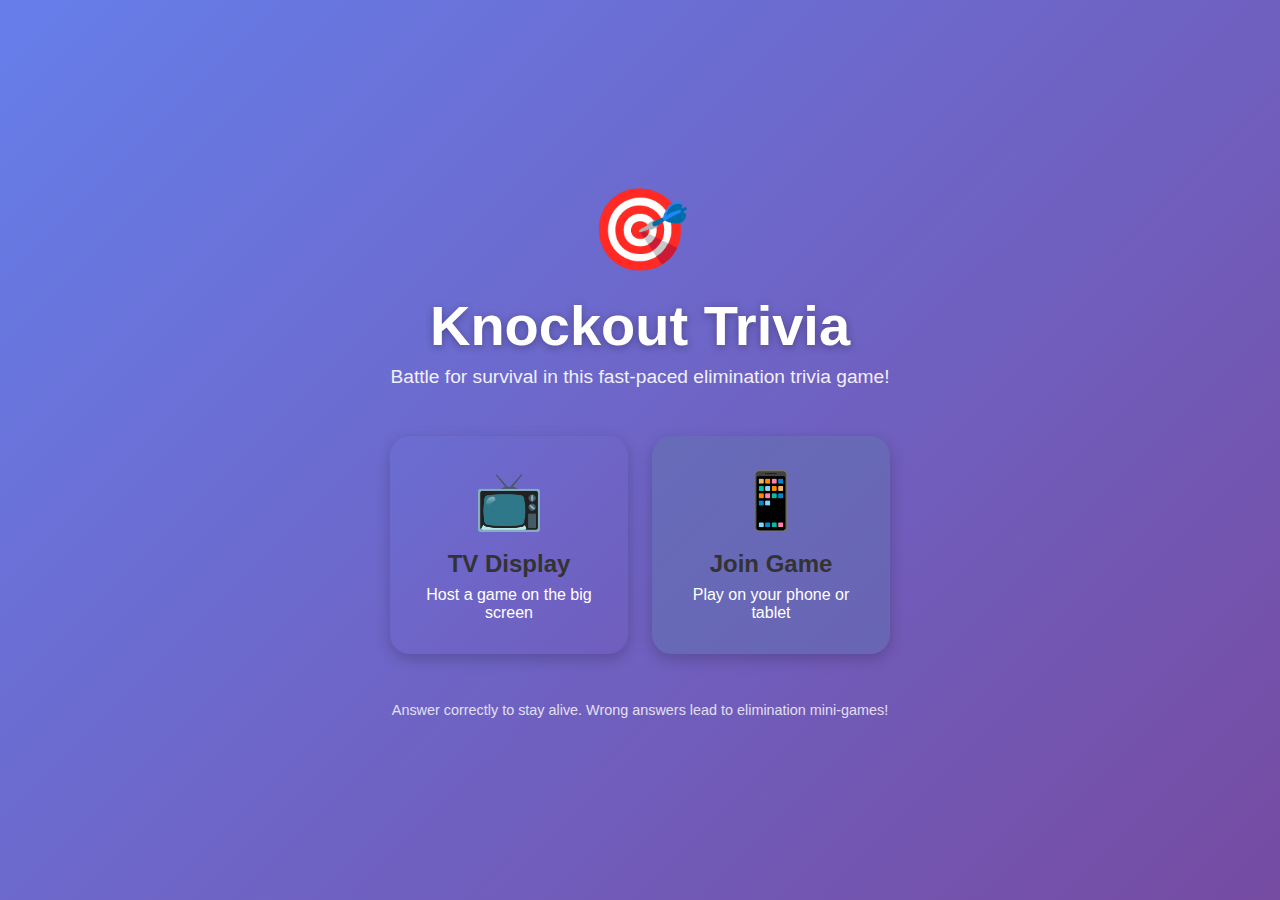
<file: frontend/index.html>
<!DOCTYPE html>
<html lang="en">
<head>
    <meta charset="UTF-8">
    <meta name="viewport" content="width=device-width, initial-scale=1.0, user-scalable=no">
    <meta name="apple-mobile-web-app-capable" content="yes">
    <title>Knockout Trivia</title>
    <link rel="stylesheet" href="css/styles.css">
    <style>
        /* Landing page specific styles */
        .landing-screen {
            position: fixed;
            top: 0;
            left: 0;
            width: 100%;
            height: 100vh;
            display: flex;
            flex-direction: column;
            background: linear-gradient(135deg, #667eea 0%, #764ba2 100%);
            justify-content: center;
            align-items: center;
            padding: 20px;
        }

        .landing-container {
            max-width: 500px;
            width: 100%;
            text-align: center;
        }

        .landing-header {
            margin-bottom: 3rem;
            color: white;
        }

        .landing-logo {
            font-size: 5rem;
            margin-bottom: 1rem;
            animation: float 3s ease-in-out infinite;
        }

        @keyframes float {
            0%, 100% { transform: translateY(0px); }
            50% { transform: translateY(-15px); }
        }

        .landing-title {
            font-size: 3rem;
            font-weight: 700;
            margin: 0.5rem 0;
            text-shadow: 0 2px 8px rgba(0, 0, 0, 0.3);
        }

        .landing-subtitle {
            font-size: 1.2rem;
            opacity: 0.9;
            font-weight: 300;
            margin-top: 0.5rem;
        }

        .landing-options {
            display: grid;
            grid-template-columns: 1fr;
            gap: 1.5rem;
            margin-top: 2rem;
        }

        .option-card {
            background: rgba(255, 255, 255, 0.95);
            border-radius: 20px;
            padding: 2rem;
            cursor: pointer;
            transition: all 0.3s ease;
            text-decoration: none;
            display: block;
            box-shadow: 0 5px 15px rgba(0, 0, 0, 0.2);
        }

        .option-card:hover {
            transform: translateY(-5px);
            box-shadow: 0 8px 25px rgba(0, 0, 0, 0.3);
        }

        .option-card:active {
            transform: translateY(-2px);
        }

        .option-icon {
            font-size: 3.5rem;
            margin-bottom: 1rem;
            display: block;
        }

        .option-title {
            font-size: 1.5rem;
            font-weight: 700;
            color: #333;
            margin-bottom: 0.5rem;
        }

        .option-description {
            font-size: 1rem;
            color: white;
            font-weight: 400;
        }

        .tv-card {
            background: linear-gradient(135deg, rgba(102, 126, 234, 0.1) 0%, rgba(118, 75, 162, 0.1) 100%);
        }

        .mobile-card {
            background: linear-gradient(135deg, rgba(40, 167, 69, 0.1) 0%, rgba(32, 201, 151, 0.1) 100%);
        }

        /* Responsive design */
        @media (min-width: 768px) {
            .landing-options {
                grid-template-columns: 1fr 1fr;
            }

            .landing-title {
                font-size: 3.5rem;
            }
        }

        /* Footer info */
        .landing-footer {
            margin-top: 3rem;
            color: white;
            opacity: 0.8;
            font-size: 0.9rem;
        }

        .landing-footer a {
            color: white;
            text-decoration: underline;
        }
    </style>
</head>
<body>
    <div class="landing-screen">
        <div class="landing-container">
            <!-- Header -->
            <div class="landing-header">
                <div class="landing-logo">🎯</div>
                <h1 class="landing-title">Knockout Trivia</h1>
                <p class="landing-subtitle">Battle for survival in this fast-paced elimination trivia game!</p>
            </div>

            <!-- Options -->
            <div class="landing-options">
                <!-- TV Display Option -->
                <a href="tv.html" class="option-card tv-card">
                    <span class="option-icon">📺</span>
                    <h2 class="option-title">TV Display</h2>
                    <p class="option-description">Host a game on the big screen</p>
                </a>

                <!-- Mobile Player Option -->
                <a href="mobile.html" class="option-card mobile-card">
                    <span class="option-icon">📱</span>
                    <h2 class="option-title">Join Game</h2>
                    <p class="option-description">Play on your phone or tablet</p>
                </a>
            </div>

            <!-- Footer Info -->
            <div class="landing-footer">
                <p>Answer correctly to stay alive. Wrong answers lead to elimination mini-games!</p>
            </div>
        </div>
    </div>
</body>
</html>
</file>
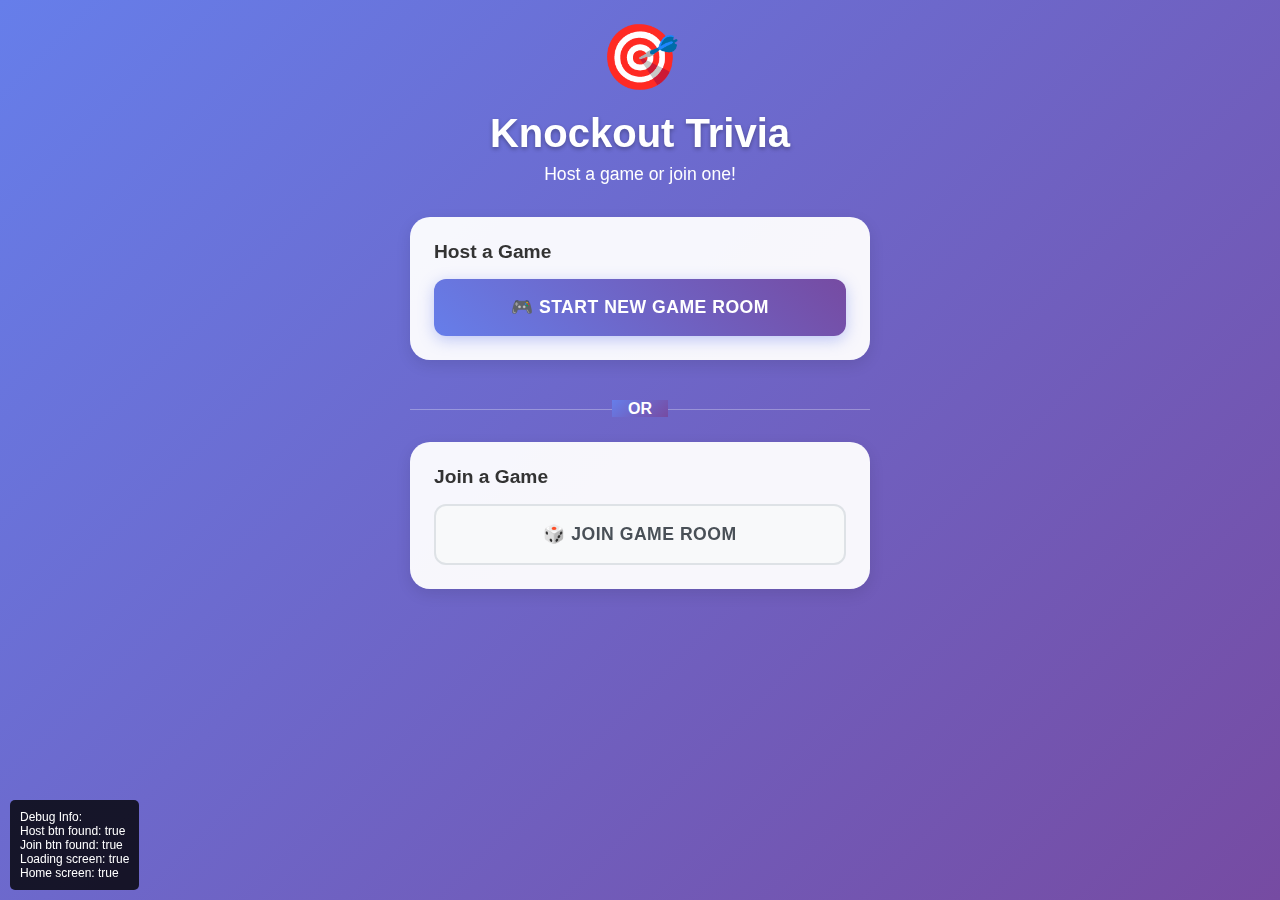
<file: frontend/debug.html>
<!DOCTYPE html>
<html lang="en">
<head>
    <meta charset="UTF-8">
    <meta name="viewport" content="width=device-width, initial-scale=1.0, user-scalable=no">
    <title>Knockout Trivia - Debug</title>
    <link rel="stylesheet" href="css/styles.css">
</head>
<body>
    <!-- Loading Screen -->
    <div id="loading-screen" class="screen">
        <div class="container">
            <div class="logo">🎯</div>
            <h1>Loading...</h1>
            <p id="loading-message">Connecting to server...</p>
        </div>
    </div>

    <!-- Home Screen -->
    <div id="home-screen" class="screen" style="display: none;">
        <div class="container">
            <div class="header">
                <div class="logo">🎯</div>
                <h1>Knockout Trivia</h1>
                <p>Host a game or join one!</p>
            </div>

            <!-- Host Game Section -->
            <div class="host-section">
                <h3>Host a Game</h3>
                <button class="btn btn-primary" id="host-game-btn">
                    🎮 Start New Game Room
                </button>
            </div>

            <div class="divider">
                <span>OR</span>
            </div>

            <!-- Join Game Section -->
            <div class="join-section">
                <h3>Join a Game</h3>
                <button class="btn btn-secondary" id="join-game-btn">
                    🎲 Join Game Room
                </button>
            </div>
        </div>
    </div>

    <!-- Debug section -->
    <div style="position: fixed; bottom: 10px; left: 10px; background: rgba(0,0,0,0.8); color: white; padding: 10px; border-radius: 5px; font-size: 12px; z-index: 9999;">
        <div>Debug Info:</div>
        <div id="debug-info"></div>
    </div>

    <script>
        // Simple debug script
        document.addEventListener('DOMContentLoaded', () => {
            console.log('DOM loaded');
            
            const debugInfo = document.getElementById('debug-info');
            const hostBtn = document.getElementById('host-game-btn');
            const joinBtn = document.getElementById('join-game-btn');
            
            debugInfo.innerHTML = `
                Host btn found: ${!!hostBtn}<br>
                Join btn found: ${!!joinBtn}<br>
                Loading screen: ${!!document.getElementById('loading-screen')}<br>
                Home screen: ${!!document.getElementById('home-screen')}
            `;

            // Show home screen immediately for testing
            document.getElementById('loading-screen').style.display = 'none';
            document.getElementById('home-screen').style.display = 'block';
            
            if (hostBtn) {
                hostBtn.addEventListener('click', () => {
                    console.log('Host button clicked!');
                    alert('Host button works!');
                });
                console.log('Host button event listener added');
            } else {
                console.error('Host button not found!');
            }
            
            if (joinBtn) {
                joinBtn.addEventListener('click', () => {
                    console.log('Join button clicked!');
                    alert('Join button works!');
                });
                console.log('Join button event listener added');
            } else {
                console.error('Join button not found!');
            }
        });
    </script>
</body>
</html>
</file>
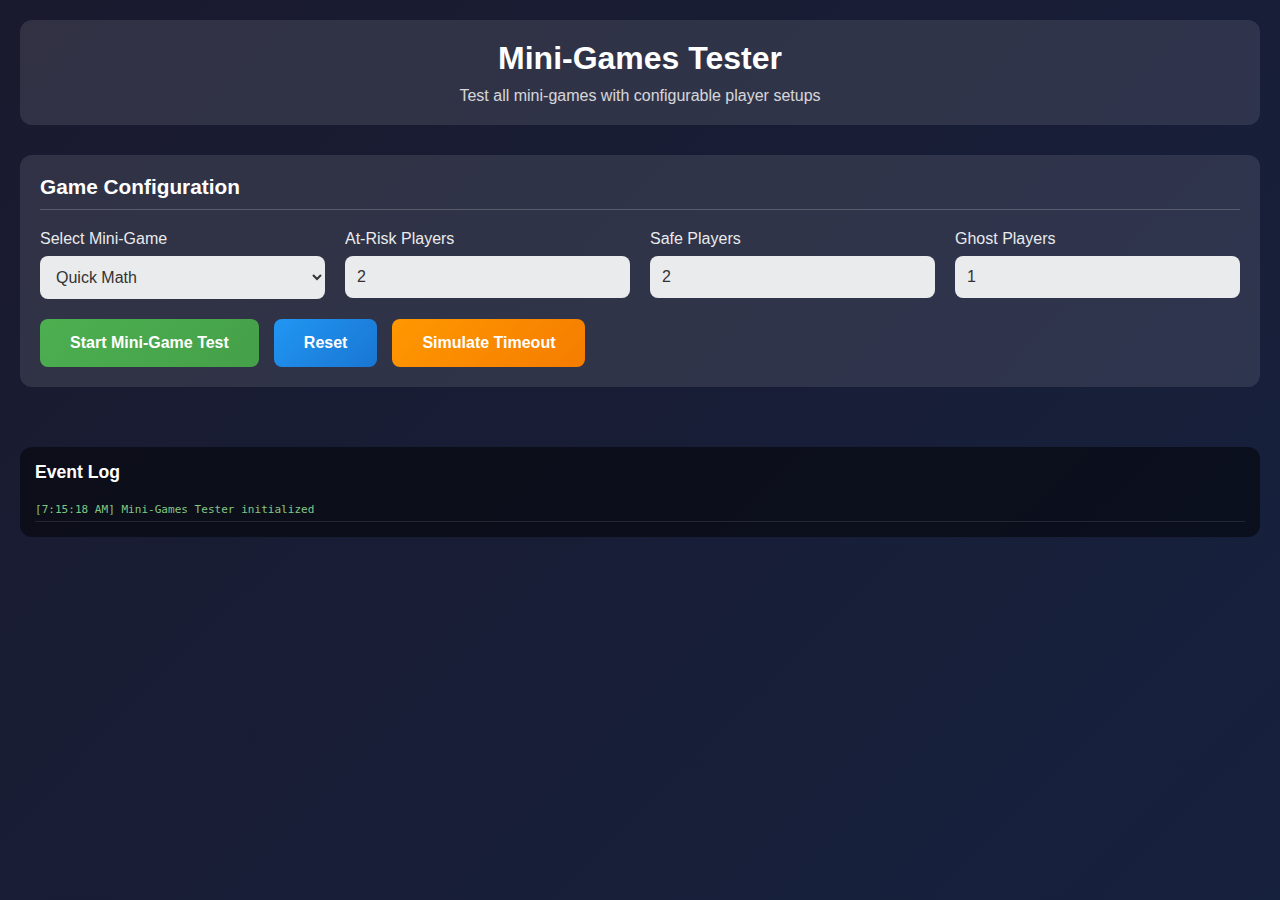
<file: frontend/mini-games-test.html>
<!DOCTYPE html>
<html lang="en">
<head>
    <meta charset="UTF-8">
    <meta name="viewport" content="width=device-width, initial-scale=1.0">
    <title>Mini-Games Tester - Knockout Trivia</title>
    <link rel="stylesheet" href="css/styles.css">
    <style>
        * {
            box-sizing: border-box;
        }

        body {
            font-family: -apple-system, BlinkMacSystemFont, 'Segoe UI', Roboto, sans-serif;
            background: linear-gradient(135deg, #1a1a2e 0%, #16213e 100%);
            color: #fff;
            min-height: 100vh;
            margin: 0;
            padding: 20px;
        }

        .test-header {
            text-align: center;
            margin-bottom: 30px;
            padding: 20px;
            background: rgba(255, 255, 255, 0.1);
            border-radius: 12px;
        }

        .test-header h1 {
            margin: 0 0 10px 0;
            font-size: 2em;
        }

        .test-header p {
            margin: 0;
            opacity: 0.8;
        }

        .control-panel {
            background: rgba(255, 255, 255, 0.1);
            border-radius: 12px;
            padding: 20px;
            margin-bottom: 30px;
        }

        .control-panel h2 {
            margin: 0 0 20px 0;
            font-size: 1.3em;
            border-bottom: 1px solid rgba(255, 255, 255, 0.2);
            padding-bottom: 10px;
        }

        .control-row {
            display: flex;
            flex-wrap: wrap;
            gap: 20px;
            margin-bottom: 20px;
        }

        .control-group {
            flex: 1;
            min-width: 200px;
        }

        .control-group label {
            display: block;
            margin-bottom: 8px;
            font-weight: 500;
            opacity: 0.9;
        }

        .control-group input,
        .control-group select {
            width: 100%;
            padding: 12px;
            border: none;
            border-radius: 8px;
            background: rgba(255, 255, 255, 0.9);
            color: #333;
            font-size: 16px;
        }

        .control-group input:focus,
        .control-group select:focus {
            outline: 2px solid #4CAF50;
        }

        .button-row {
            display: flex;
            gap: 15px;
            flex-wrap: wrap;
        }

        .test-btn {
            padding: 15px 30px;
            border: none;
            border-radius: 8px;
            font-size: 16px;
            font-weight: 600;
            cursor: pointer;
            transition: all 0.2s;
        }

        .test-btn:hover {
            transform: translateY(-2px);
        }

        .test-btn.primary {
            background: linear-gradient(135deg, #4CAF50, #45a049);
            color: white;
        }

        .test-btn.secondary {
            background: linear-gradient(135deg, #2196F3, #1976D2);
            color: white;
        }

        .test-btn.warning {
            background: linear-gradient(135deg, #FF9800, #F57C00);
            color: white;
        }

        .mobile-screens-container {
            display: grid;
            grid-template-columns: repeat(auto-fill, minmax(320px, 1fr));
            gap: 20px;
            margin-top: 30px;
        }

        .mobile-screen {
            background: #1a1a1a;
            border-radius: 20px;
            padding: 15px;
            box-shadow: 0 10px 30px rgba(0, 0, 0, 0.5);
            position: relative;
            overflow: hidden;
        }

        .mobile-screen::before {
            content: '';
            display: block;
            width: 60px;
            height: 6px;
            background: #333;
            border-radius: 3px;
            margin: 0 auto 15px;
        }

        .mobile-screen-header {
            display: flex;
            justify-content: space-between;
            align-items: center;
            padding: 10px;
            background: rgba(255, 255, 255, 0.1);
            border-radius: 8px;
            margin-bottom: 10px;
        }

        .player-badge {
            padding: 4px 12px;
            border-radius: 15px;
            font-size: 12px;
            font-weight: 600;
        }

        .player-badge.at-risk {
            background: #f44336;
            color: white;
        }

        .player-badge.safe {
            background: #4CAF50;
            color: white;
        }

        .player-badge.ghost {
            background: #9E9E9E;
            color: white;
        }

        .mobile-content {
            min-height: 400px;
            background: linear-gradient(135deg, #667eea 0%, #764ba2 100%);
            border-radius: 12px;
            padding: 15px;
            overflow-y: auto;
            max-height: 500px;
        }

        .mini-game-container {
            display: block !important;
        }

        /* Quick Math specific styles for test page */
        .quick-math-game {
            text-align: center;
        }

        .quick-math-game h2 {
            margin: 0 0 10px 0;
        }

        .score-display {
            font-size: 1.2em;
            margin-bottom: 20px;
        }

        .math-question-container {
            background: rgba(255, 255, 255, 0.1);
            border-radius: 12px;
            padding: 20px;
            margin-bottom: 20px;
        }

        .math-question {
            font-size: 2em;
            font-weight: bold;
            margin-bottom: 20px;
            min-height: 60px;
            display: flex;
            align-items: center;
            justify-content: center;
        }

        .answer-input-container {
            display: flex;
            gap: 10px;
            justify-content: center;
        }

        .math-answer-input {
            width: 100px;
            padding: 15px;
            font-size: 1.5em;
            text-align: center;
            border: none;
            border-radius: 8px;
        }

        .submit-answer-btn {
            padding: 15px 25px;
            font-size: 1em;
            font-weight: bold;
            background: #4CAF50;
            color: white;
            border: none;
            border-radius: 8px;
            cursor: pointer;
        }

        .submit-answer-btn:hover {
            background: #45a049;
        }

        .feedback {
            margin-top: 15px;
            font-size: 1.2em;
            font-weight: bold;
            min-height: 30px;
        }

        .feedback.correct {
            color: #4CAF50;
        }

        .feedback.incorrect {
            color: #f44336;
        }

        .instructions {
            margin-top: 20px;
            opacity: 0.9;
        }

        .game-mode-info {
            font-size: 0.9em;
            margin-top: 10px;
        }

        /* Pattern Tiles styles */
        .tile-grid {
            display: grid;
            grid-template-columns: repeat(4, 1fr);
            gap: 8px;
            max-width: 200px;
            margin: 15px auto;
        }

        .tile {
            aspect-ratio: 1;
            border-radius: 4px;
            cursor: pointer;
            transition: all 0.2s;
        }

        .tile-white {
            background: #fff;
        }

        .tile-blue {
            background: #2196F3;
        }

        .tile.interactive:hover {
            transform: scale(1.05);
            box-shadow: 0 2px 8px rgba(0,0,0,0.3);
        }

        /* Chalices styles */
        .chalices-container {
            display: flex;
            justify-content: center;
            gap: 20px;
            margin: 20px 0;
        }

        .chalice {
            text-align: center;
            padding: 15px;
            background: rgba(255, 255, 255, 0.1);
            border-radius: 12px;
            cursor: pointer;
            transition: all 0.2s;
        }

        .chalice:hover {
            background: rgba(255, 255, 255, 0.2);
            transform: scale(1.05);
        }

        .chalice.selected {
            background: rgba(76, 175, 80, 0.3);
            border: 2px solid #4CAF50;
        }

        .chalice.poisoned {
            background: rgba(156, 39, 176, 0.3);
            border: 2px solid #9C27B0;
        }

        .chalice-icon {
            font-size: 3em;
        }

        .chalice-label {
            margin-top: 8px;
            font-size: 0.9em;
        }

        /* Position buttons for disadvantage */
        .position-buttons {
            display: grid;
            grid-template-columns: repeat(2, 1fr);
            gap: 15px;
            max-width: 300px;
            margin: 20px auto;
        }

        .position-btn {
            padding: 20px;
            background: rgba(255, 255, 255, 0.1);
            border: 2px solid rgba(255, 255, 255, 0.3);
            border-radius: 12px;
            color: white;
            cursor: pointer;
            transition: all 0.2s;
        }

        .position-btn:hover {
            background: rgba(255, 255, 255, 0.2);
            border-color: rgba(255, 255, 255, 0.5);
        }

        .position-btn.selected {
            background: rgba(76, 175, 80, 0.3);
            border-color: #4CAF50;
        }

        .position-number {
            display: block;
            font-size: 2em;
            font-weight: bold;
        }

        .position-label {
            display: block;
            font-size: 0.85em;
            opacity: 0.8;
        }

        /* Action panels */
        .action-panel {
            background: rgba(255, 255, 255, 0.1);
            border-radius: 12px;
            padding: 20px;
            margin-top: 20px;
        }

        .action-panel h3 {
            margin: 0 0 10px 0;
        }

        /* Game rules box */
        .game-rules-box {
            background: rgba(0, 0, 0, 0.2);
            border-radius: 12px;
            padding: 15px;
            margin-bottom: 20px;
            text-align: left;
        }

        .game-rules-box h3 {
            margin: 0 0 15px 0;
            font-size: 1.1em;
        }

        .rules-section {
            margin-bottom: 15px;
        }

        .rules-section h4 {
            margin: 0 0 8px 0;
            font-size: 0.95em;
            opacity: 0.9;
        }

        .rules-list {
            margin: 0;
            padding-left: 20px;
        }

        .rules-list li {
            margin-bottom: 5px;
            font-size: 0.9em;
            opacity: 0.85;
        }

        /* Observer panel */
        .observer-panel {
            text-align: center;
            padding: 30px;
            background: rgba(255, 255, 255, 0.05);
            border-radius: 12px;
        }

        /* Timer display */
        .timer-display {
            font-size: 1.1em;
            margin-bottom: 15px;
        }

        #mini-game-timer-display {
            font-weight: bold;
            color: #4CAF50;
        }

        /* Status bar */
        .status-bar {
            background: rgba(0, 0, 0, 0.3);
            padding: 10px 15px;
            border-radius: 8px;
            margin-top: 20px;
            font-size: 0.9em;
        }

        /* Log panel */
        .log-panel {
            background: rgba(0, 0, 0, 0.5);
            border-radius: 12px;
            padding: 15px;
            margin-top: 30px;
            max-height: 200px;
            overflow-y: auto;
        }

        .log-panel h3 {
            margin: 0 0 15px 0;
            font-size: 1.1em;
        }

        .log-entry {
            font-family: monospace;
            font-size: 0.85em;
            padding: 5px 0;
            border-bottom: 1px solid rgba(255, 255, 255, 0.1);
        }

        .log-entry.info { color: #64B5F6; }
        .log-entry.success { color: #81C784; }
        .log-entry.warning { color: #FFB74D; }
        .log-entry.error { color: #E57373; }

        /* Pulse animation */
        .pulse-animation {
            animation: pulse 0.3s ease-in-out;
        }

        @keyframes pulse {
            0% { transform: scale(1); }
            50% { transform: scale(1.05); }
            100% { transform: scale(1); }
        }

        .score-increase {
            animation: scoreUp 0.3s ease-out;
        }

        @keyframes scoreUp {
            0% { transform: scale(1); color: inherit; }
            50% { transform: scale(1.2); color: #4CAF50; }
            100% { transform: scale(1); color: inherit; }
        }
    </style>
</head>
<body>
    <div class="test-header">
        <h1>Mini-Games Tester</h1>
        <p>Test all mini-games with configurable player setups</p>
    </div>

    <!-- Control Panel -->
    <div class="control-panel">
        <h2>Game Configuration</h2>
        <div class="control-row">
            <div class="control-group">
                <label for="game-select">Select Mini-Game</label>
                <select id="game-select">
                    <option value="quick_math">Quick Math</option>
                    <option value="pattern_tiles">Pattern Tiles</option>
                    <option value="chalices">Chalices</option>
                    <option value="worst_answer">Worst Answer</option>
                    <option value="grab_more_points">Grab More Points</option>
                    <option value="disadvantage">Playing at Disadvantage</option>
                </select>
            </div>
            <div class="control-group">
                <label for="at-risk-count">At-Risk Players</label>
                <input type="number" id="at-risk-count" value="2" min="1" max="8">
            </div>
            <div class="control-group">
                <label for="safe-count">Safe Players</label>
                <input type="number" id="safe-count" value="2" min="0" max="8">
            </div>
            <div class="control-group">
                <label for="ghost-count">Ghost Players</label>
                <input type="number" id="ghost-count" value="1" min="0" max="8">
            </div>
        </div>
        <div class="button-row">
            <button class="test-btn primary" onclick="startTest()">Start Mini-Game Test</button>
            <button class="test-btn secondary" onclick="resetTest()">Reset</button>
            <button class="test-btn warning" onclick="simulateTimeout()">Simulate Timeout</button>
        </div>
    </div>

    <!-- Mobile Screens Container -->
    <div id="mobile-screens-container" class="mobile-screens-container">
        <!-- Mobile screens will be dynamically generated -->
    </div>

    <!-- Log Panel -->
    <div class="log-panel">
        <h3>Event Log</h3>
        <div id="log-entries"></div>
    </div>

    <script src="js/config.js"></script>
    <script>
        // Test harness for mini-games
        let players = [];
        let currentGame = null;
        let gameTimerInterval = null;
        let gameStartTime = null;

        // Mock WebSocket manager for testing
        class MockWebSocketManager {
            constructor() {
                this.handlers = {};
            }

            on(event, handler) {
                this.handlers[event] = handler;
            }

            send(data) {
                log(`[WS SEND] ${JSON.stringify(data)}`, 'info');
                // Process the action
                if (data.type === 'mini_game_action') {
                    this.processAction(data.action);
                }
            }

            processAction(action) {
                log(`[ACTION] Player action: ${action.type}`, 'success');
            }

            trigger(event, data) {
                if (this.handlers[event]) {
                    this.handlers[event](data);
                }
            }
        }

        // Logging function
        function log(message, type = 'info') {
            const logEntries = document.getElementById('log-entries');
            const entry = document.createElement('div');
            entry.className = `log-entry ${type}`;
            entry.textContent = `[${new Date().toLocaleTimeString()}] ${message}`;
            logEntries.insertBefore(entry, logEntries.firstChild);

            // Limit log entries
            while (logEntries.children.length > 50) {
                logEntries.removeChild(logEntries.lastChild);
            }
        }

        // Generate players based on configuration
        function generatePlayers() {
            players = [];
            const atRiskCount = parseInt(document.getElementById('at-risk-count').value);
            const safeCount = parseInt(document.getElementById('safe-count').value);
            const ghostCount = parseInt(document.getElementById('ghost-count').value);

            let id = 1;

            // Generate at-risk players
            for (let i = 0; i < atRiskCount; i++) {
                players.push({
                    id: id++,
                    name: `At-Risk ${i + 1}`,
                    role: 'at_risk',
                    score: 0
                });
            }

            // Generate safe players
            for (let i = 0; i < safeCount; i++) {
                players.push({
                    id: id++,
                    name: `Safe ${i + 1}`,
                    role: 'safe',
                    score: 0
                });
            }

            // Generate ghost players
            for (let i = 0; i < ghostCount; i++) {
                players.push({
                    id: id++,
                    name: `Ghost ${i + 1}`,
                    role: 'ghost',
                    score: 0
                });
            }

            log(`Generated ${players.length} players: ${atRiskCount} at-risk, ${safeCount} safe, ${ghostCount} ghost`, 'info');
        }

        // Create mobile screen for a player
        function createMobileScreen(player) {
            const container = document.getElementById('mobile-screens-container');

            const screen = document.createElement('div');
            screen.className = 'mobile-screen';
            screen.id = `screen-${player.id}`;

            screen.innerHTML = `
                <div class="mobile-screen-header">
                    <span>${player.name}</span>
                    <span class="player-badge ${player.role}">${player.role.replace('_', ' ')}</span>
                </div>
                <div class="mobile-content" id="content-${player.id}">
                    <!-- Mini-game content will be rendered here -->
                </div>
            `;

            container.appendChild(screen);
        }

        // Start the test
        function startTest() {
            resetTest();
            generatePlayers();

            const gameName = document.getElementById('game-select').value;
            log(`Starting mini-game test: ${gameName}`, 'success');

            // Create mobile screens for each player
            players.forEach(player => {
                createMobileScreen(player);
            });

            // Initialize the game based on selection
            switch (gameName) {
                case 'quick_math':
                    startQuickMathTest();
                    break;
                case 'pattern_tiles':
                    startPatternTilesTest();
                    break;
                case 'chalices':
                    startChalicesTest();
                    break;
                case 'worst_answer':
                    startWorstAnswerTest();
                    break;
                case 'grab_more_points':
                    startGrabMorePointsTest();
                    break;
                case 'disadvantage':
                    startDisadvantageTest();
                    break;
            }
        }

        // Reset the test
        function resetTest() {
            const container = document.getElementById('mobile-screens-container');
            container.innerHTML = '';
            players = [];

            if (gameTimerInterval) {
                clearInterval(gameTimerInterval);
                gameTimerInterval = null;
            }

            log('Test reset', 'warning');
        }

        // Simulate timeout
        function simulateTimeout() {
            if (gameTimerInterval) {
                clearInterval(gameTimerInterval);
                gameTimerInterval = null;
            }
            log('Timeout simulated - resolving game', 'warning');
            resolveGame();
        }

        // ========== QUICK MATH ==========
        function startQuickMathTest() {
            currentGame = 'quick_math';
            gameStartTime = Date.now();

            const atRiskPlayers = players.filter(p => p.role === 'at_risk');
            const safePlayers = players.filter(p => p.role === 'safe');

            // Determine racers based on game mode
            let racers;
            let gameMode;
            if (atRiskPlayers.length > 1) {
                gameMode = 'at_risk_vs_at_risk';
                racers = atRiskPlayers;
            } else {
                gameMode = 'at_risk_vs_safe';
                racers = [...atRiskPlayers, ...safePlayers];
            }

            const racerIds = racers.map(p => p.id);

            players.forEach(player => {
                const content = document.getElementById(`content-${player.id}`);
                const isRacer = racerIds.includes(player.id);

                if (isRacer) {
                    content.innerHTML = createQuickMathUI(player, gameMode, atRiskPlayers.length);
                    setupQuickMathHandlers(player);
                } else {
                    content.innerHTML = `
                        <div class="quick-math-game">
                            <h2>Quick Math Race</h2>
                            <div class="observer-panel">
                                <h3>Observing</h3>
                                <p>Watch the race unfold!</p>
                            </div>
                        </div>
                    `;
                }
            });

            // Start game timer (45 seconds)
            startGameTimer(45);
        }

        function createQuickMathUI(player, gameMode, atRiskCount) {
            const modeDescription = gameMode === 'at_risk_vs_at_risk'
                ? `${atRiskCount} at-risk players competing. Lowest score is eliminated!`
                : 'At-risk player must place 1st to survive!';

            return `
                <div class="quick-math-game" data-player-id="${player.id}">
                    <h2>Quick Math Race</h2>
                    <p class="score-display">Your Score: <span id="score-${player.id}">0</span></p>

                    <div class="math-question-container">
                        <div id="question-${player.id}" class="math-question">
                            <span class="math-question-text" id="question-text-${player.id}">Get Ready...</span>
                        </div>
                        <div class="answer-input-container">
                            <input type="number" id="answer-input-${player.id}" class="math-answer-input"
                                   placeholder="?" autocomplete="off" inputmode="numeric">
                            <button id="submit-btn-${player.id}" class="submit-answer-btn">
                                Submit
                            </button>
                        </div>
                        <div class="feedback" id="feedback-${player.id}"></div>
                    </div>

                    <div class="instructions">
                        <p>Answer as many as you can!</p>
                        <p class="game-mode-info">${modeDescription}</p>
                    </div>
                </div>
            `;
        }

        function setupQuickMathHandlers(player) {
            const input = document.getElementById(`answer-input-${player.id}`);
            const submitBtn = document.getElementById(`submit-btn-${player.id}`);

            // Store question data
            player.currentQuestion = null;
            player.questionId = 0;

            // Generate first question
            setTimeout(() => generateQuickMathQuestion(player), 300);

            // Handle Enter key
            input.addEventListener('keypress', (e) => {
                if (e.key === 'Enter') {
                    e.preventDefault();
                    submitQuickMathAnswer(player);
                }
            });

            // Handle submit button
            submitBtn.addEventListener('click', () => {
                submitQuickMathAnswer(player);
            });
        }

        function generateQuickMathQuestion(player) {
            const operations = ['+', '-', '×', '÷'];
            const operation = operations[Math.floor(Math.random() * operations.length)];

            let a, b, answer, question;

            if (operation === '+') {
                a = Math.floor(Math.random() * 50) + 1;
                b = Math.floor(Math.random() * Math.min(99 - a, 50)) + 1;
                answer = a + b;
                question = `${a} + ${b}`;
            } else if (operation === '-') {
                a = Math.floor(Math.random() * 89) + 10;
                b = Math.floor(Math.random() * (a - 1)) + 1;
                answer = a - b;
                question = `${a} - ${b}`;
            } else if (operation === '×') {
                a = Math.floor(Math.random() * 12) + 1;
                b = Math.floor(Math.random() * 12) + 1;
                answer = a * b;
                question = `${a} × ${b}`;
            } else {
                const quotient = Math.floor(Math.random() * 12) + 1;
                const maxDivisor = Math.floor(99 / quotient);
                const divisor = Math.floor(Math.random() * Math.min(maxDivisor - 1, 11)) + 2;
                a = divisor * quotient;
                b = divisor;
                answer = quotient;
                question = `${a} ÷ ${b}`;
            }

            player.questionId++;
            player.currentQuestion = { question, answer };

            const questionText = document.getElementById(`question-text-${player.id}`);
            const input = document.getElementById(`answer-input-${player.id}`);
            const feedback = document.getElementById(`feedback-${player.id}`);

            if (questionText) {
                questionText.textContent = question + ' = ?';
                questionText.classList.add('pulse-animation');
                setTimeout(() => questionText.classList.remove('pulse-animation'), 300);
            }

            if (input) {
                input.value = '';
                input.focus();
            }

            if (feedback) {
                feedback.textContent = '';
                feedback.className = 'feedback';
            }
        }

        function submitQuickMathAnswer(player) {
            const input = document.getElementById(`answer-input-${player.id}`);
            const feedback = document.getElementById(`feedback-${player.id}`);
            const scoreEl = document.getElementById(`score-${player.id}`);

            if (!input || !player.currentQuestion) return;

            const answer = input.value.trim();
            if (answer === '') return;

            const isCorrect = parseInt(answer) === player.currentQuestion.answer;

            if (isCorrect) {
                player.score++;

                if (feedback) {
                    feedback.textContent = '✓ Correct!';
                    feedback.className = 'feedback correct';
                }

                if (scoreEl) {
                    scoreEl.textContent = player.score;
                    scoreEl.classList.add('score-increase');
                    setTimeout(() => scoreEl.classList.remove('score-increase'), 300);
                }

                log(`Player ${player.name} answered correctly! Score: ${player.score}`, 'success');
            } else {
                if (feedback) {
                    feedback.textContent = `✗ Wrong! (${player.currentQuestion.answer})`;
                    feedback.className = 'feedback incorrect';
                }

                log(`Player ${player.name} answered incorrectly. Correct: ${player.currentQuestion.answer}`, 'warning');
            }

            // Clear feedback and generate next question
            setTimeout(() => {
                if (feedback) {
                    feedback.textContent = '';
                    feedback.className = 'feedback';
                }
            }, 600);

            setTimeout(() => generateQuickMathQuestion(player), 100);
        }

        // ========== PATTERN TILES ==========
        function startPatternTilesTest() {
            currentGame = 'pattern_tiles';

            // Generate random pattern
            const pattern = [];
            for (let i = 0; i < 4; i++) {
                const row = [];
                for (let j = 0; j < 4; j++) {
                    row.push(Math.random() > 0.5 ? 1 : 0);
                }
                pattern.push(row);
            }

            const atRiskPlayers = players.filter(p => p.role === 'at_risk');
            const safePlayers = players.filter(p => p.role === 'safe');

            // Determine competitors
            let competitors;
            if (atRiskPlayers.length > 1) {
                competitors = atRiskPlayers;
            } else {
                competitors = [...atRiskPlayers, ...safePlayers];
            }

            const competitorIds = competitors.map(p => p.id);

            // Show memorization phase
            players.forEach(player => {
                const content = document.getElementById(`content-${player.id}`);
                const isCompeting = competitorIds.includes(player.id);

                content.innerHTML = createPatternMemorizationUI(pattern, isCompeting);
            });

            log('Pattern Tiles: Memorization phase (10 seconds)', 'info');

            // Transition to recreation phase after 10 seconds
            setTimeout(() => {
                log('Pattern Tiles: Recreation phase (30 seconds)', 'info');

                players.forEach(player => {
                    const content = document.getElementById(`content-${player.id}`);
                    const isCompeting = competitorIds.includes(player.id);

                    if (isCompeting) {
                        content.innerHTML = createPatternRecreationUI(player);
                        setupPatternTileHandlers(player, pattern);
                    } else {
                        content.innerHTML = `
                            <div class="pattern-tiles-game">
                                <h2>Pattern Tiles - Recreation Phase</h2>
                                <div class="observer-panel">
                                    <h3>Observing</h3>
                                    <p>Watching players recreate the pattern...</p>
                                </div>
                            </div>
                        `;
                    }
                });

                startGameTimer(30);
            }, 10000);
        }

        function createPatternMemorizationUI(pattern, isCompeting) {
            return `
                <div class="pattern-tiles-game">
                    <h2>Pattern Tiles - Memorization</h2>
                    <p>Study the pattern carefully!</p>

                    <div class="tile-grid">
                        ${renderTileGrid(pattern, false)}
                    </div>

                    ${isCompeting
                        ? '<p>Your grid will appear in 10 seconds...</p>'
                        : '<p>You are observing this mini-game</p>'}
                </div>
            `;
        }

        function createPatternRecreationUI(player) {
            const emptyGrid = [[0,0,0,0],[0,0,0,0],[0,0,0,0],[0,0,0,0]];
            player.grid = JSON.parse(JSON.stringify(emptyGrid));

            return `
                <div class="pattern-tiles-game" data-player-id="${player.id}">
                    <h2>Pattern Tiles - Recreation</h2>
                    <p>Recreate the pattern!</p>

                    <div class="tile-grid" id="grid-${player.id}">
                        ${renderTileGrid(emptyGrid, true, player.id)}
                    </div>

                    <button id="submit-pattern-${player.id}" class="submit-answer-btn" style="margin-top: 15px;">
                        Submit Pattern
                    </button>

                    <div class="feedback" id="pattern-feedback-${player.id}"></div>
                </div>
            `;
        }

        function renderTileGrid(grid, isInteractive, playerId = null) {
            let html = '';
            for (let i = 0; i < 4; i++) {
                for (let j = 0; j < 4; j++) {
                    const tileValue = grid[i][j];
                    const tileClass = tileValue === 1 ? 'tile-blue' : 'tile-white';
                    const interactiveClass = isInteractive ? 'interactive' : '';
                    const dataAttrs = isInteractive ? `data-row="${i}" data-col="${j}" data-player="${playerId}"` : '';

                    html += `<div class="tile ${tileClass} ${interactiveClass}" ${dataAttrs}></div>`;
                }
            }
            return html;
        }

        function setupPatternTileHandlers(player, originalPattern) {
            const tiles = document.querySelectorAll(`[data-player="${player.id}"]`);
            tiles.forEach(tile => {
                tile.addEventListener('click', () => {
                    const row = parseInt(tile.getAttribute('data-row'));
                    const col = parseInt(tile.getAttribute('data-col'));

                    player.grid[row][col] = player.grid[row][col] === 0 ? 1 : 0;

                    if (player.grid[row][col] === 1) {
                        tile.classList.remove('tile-white');
                        tile.classList.add('tile-blue');
                    } else {
                        tile.classList.remove('tile-blue');
                        tile.classList.add('tile-white');
                    }
                });
            });

            const submitBtn = document.getElementById(`submit-pattern-${player.id}`);
            if (submitBtn) {
                submitBtn.addEventListener('click', () => {
                    // Calculate accuracy
                    let correct = 0;
                    for (let i = 0; i < 4; i++) {
                        for (let j = 0; j < 4; j++) {
                            if (player.grid[i][j] === originalPattern[i][j]) {
                                correct++;
                            }
                        }
                    }
                    const accuracy = (correct / 16) * 100;
                    player.score = accuracy;

                    const feedback = document.getElementById(`pattern-feedback-${player.id}`);
                    if (feedback) {
                        feedback.textContent = `✓ Submitted! Accuracy: ${accuracy.toFixed(1)}%`;
                        feedback.className = 'feedback correct';
                    }

                    submitBtn.disabled = true;
                    submitBtn.textContent = 'Submitted ✓';

                    log(`Player ${player.name} submitted pattern with ${accuracy.toFixed(1)}% accuracy`, 'success');
                });
            }
        }

        // ========== CHALICES ==========
        function startChalicesTest() {
            currentGame = 'chalices';

            const atRiskPlayers = players.filter(p => p.role === 'at_risk');
            const safePlayers = players.filter(p => p.role === 'safe');

            players.forEach(player => {
                const content = document.getElementById(`content-${player.id}`);

                if (player.role === 'safe') {
                    content.innerHTML = createChalicesPoisonerUI(player);
                    setupChalicesHandlers(player, 'poison');
                } else if (player.role === 'at_risk') {
                    content.innerHTML = createChalicesTesterUI(player);
                    setupChalicesHandlers(player, 'drink');
                } else {
                    content.innerHTML = `
                        <div class="chalices-game">
                            <h2>Chalices Game</h2>
                            <div class="observer-panel">
                                <h3>Ghost Observer</h3>
                                <p>Watch the deadly game unfold!</p>
                            </div>
                        </div>
                    `;
                }
            });

            startGameTimer(30);
        }

        function createChalicesPoisonerUI(player) {
            return `
                <div class="chalices-game" data-player-id="${player.id}">
                    <h2>Chalices Game</h2>
                    <p>You are a POISONER</p>

                    <div class="chalices-container">
                        <div class="chalice" data-chalice="0" data-player="${player.id}">
                            <div class="chalice-icon">🍷</div>
                            <div class="chalice-label">Chalice 1</div>
                        </div>
                        <div class="chalice" data-chalice="1" data-player="${player.id}">
                            <div class="chalice-icon">🍷</div>
                            <div class="chalice-label">Chalice 2</div>
                        </div>
                        <div class="chalice" data-chalice="2" data-player="${player.id}">
                            <div class="chalice-icon">🍷</div>
                            <div class="chalice-label">Chalice 3</div>
                        </div>
                    </div>

                    <div class="action-panel">
                        <h3>⚗️ Poison a Chalice</h3>
                        <p>Click a chalice to poison it. Your choice is locked!</p>
                        <p class="selection-info" id="selection-${player.id}">Click a chalice to poison it</p>
                    </div>
                </div>
            `;
        }

        function createChalicesTesterUI(player) {
            return `
                <div class="chalices-game" data-player-id="${player.id}">
                    <h2>Chalices Game</h2>
                    <p>You must DRINK from a chalice</p>

                    <div class="chalices-container">
                        <div class="chalice" data-chalice="0" data-player="${player.id}">
                            <div class="chalice-icon">🍷</div>
                            <div class="chalice-label">Chalice 1</div>
                        </div>
                        <div class="chalice" data-chalice="1" data-player="${player.id}">
                            <div class="chalice-icon">🍷</div>
                            <div class="chalice-label">Chalice 2</div>
                        </div>
                        <div class="chalice" data-chalice="2" data-player="${player.id}">
                            <div class="chalice-icon">🍷</div>
                            <div class="chalice-label">Chalice 3</div>
                        </div>
                    </div>

                    <div class="action-panel">
                        <h3>🎯 Choose Your Chalice</h3>
                        <p>Click a chalice to drink from it. Choose wisely!</p>
                        <p class="selection-info" id="selection-${player.id}">Click a chalice to drink</p>
                    </div>
                </div>
            `;
        }

        function setupChalicesHandlers(player, action) {
            const chalices = document.querySelectorAll(`[data-player="${player.id}"].chalice`);
            let locked = false;

            chalices.forEach(chalice => {
                chalice.addEventListener('click', () => {
                    if (locked) return;

                    locked = true;
                    const chaliceNum = parseInt(chalice.getAttribute('data-chalice'));

                    chalices.forEach(c => {
                        c.classList.remove('selected', 'poisoned');
                        c.style.opacity = '0.5';
                        c.style.cursor = 'default';
                    });

                    chalice.style.opacity = '1';
                    if (action === 'poison') {
                        chalice.classList.add('poisoned');
                        player.choice = { type: 'poison', chalice: chaliceNum };
                    } else {
                        chalice.classList.add('selected');
                        player.choice = { type: 'drink', chalice: chaliceNum };
                    }

                    const selection = document.getElementById(`selection-${player.id}`);
                    if (selection) {
                        selection.textContent = action === 'poison'
                            ? `🔒 Poisoned Chalice ${chaliceNum + 1}`
                            : `🔒 Drinking from Chalice ${chaliceNum + 1}`;
                    }

                    log(`Player ${player.name} chose to ${action} Chalice ${chaliceNum + 1}`, 'success');
                });
            });
        }

        // ========== WORST ANSWER ==========
        function startWorstAnswerTest() {
            currentGame = 'worst_answer';

            const question = "What's the worst song to play at a wedding?";
            const atRiskPlayers = players.filter(p => p.role === 'at_risk');

            players.forEach(player => {
                const content = document.getElementById(`content-${player.id}`);

                if (player.role === 'at_risk') {
                    content.innerHTML = createWorstAnswerSubmitUI(player, question);
                    setupWorstAnswerSubmitHandlers(player);
                } else {
                    content.innerHTML = `
                        <div class="worst-answer-game">
                            <h2>Worst Answer</h2>
                            <div class="game-rules-box">
                                <h3>${question}</h3>
                            </div>
                            <div class="observer-panel">
                                <h3>Waiting for Answers</h3>
                                <p>At-risk players are submitting their answers...</p>
                            </div>
                        </div>
                    `;
                }
            });

            startGameTimer(30);
        }

        function createWorstAnswerSubmitUI(player, question) {
            return `
                <div class="worst-answer-game" data-player-id="${player.id}">
                    <h2>Worst Answer</h2>
                    <div class="game-rules-box">
                        <h3>${question}</h3>
                    </div>

                    <div class="action-panel">
                        <h3>✍️ Submit Your Answer</h3>
                        <p>Submit what you think is the WORST answer:</p>
                        <input type="text" id="answer-${player.id}" class="math-answer-input"
                               style="width: 100%; margin-bottom: 10px;" maxlength="30" placeholder="Type your answer...">
                        <button id="submit-answer-${player.id}" class="submit-answer-btn">
                            Submit Answer
                        </button>
                        <div class="feedback" id="answer-feedback-${player.id}"></div>
                    </div>
                </div>
            `;
        }

        function setupWorstAnswerSubmitHandlers(player) {
            const input = document.getElementById(`answer-${player.id}`);
            const submitBtn = document.getElementById(`submit-answer-${player.id}`);

            submitBtn.addEventListener('click', () => {
                const answer = input.value.trim();
                if (!answer) return;

                player.answer = answer;
                input.disabled = true;
                submitBtn.disabled = true;
                submitBtn.textContent = 'Submitted ✓';

                const feedback = document.getElementById(`answer-feedback-${player.id}`);
                if (feedback) {
                    feedback.textContent = `✓ Answer submitted: "${answer}"`;
                    feedback.className = 'feedback correct';
                }

                log(`Player ${player.name} submitted: "${answer}"`, 'success');
            });
        }

        // ========== GRAB MORE POINTS ==========
        function startGrabMorePointsTest() {
            currentGame = 'grab_more_points';

            const atRiskPlayers = players.filter(p => p.role === 'at_risk');

            players.forEach(player => {
                const content = document.getElementById(`content-${player.id}`);

                if (player.role === 'at_risk') {
                    content.innerHTML = createGrabMorePointsUI(player);
                    setupGrabMorePointsHandlers(player);
                } else {
                    content.innerHTML = `
                        <div class="grab-more-points-game">
                            <h2>Grab More Points</h2>
                            <div class="observer-panel">
                                <h3>Observing</h3>
                                <p>Watching at-risk players make their decisions...</p>
                            </div>
                        </div>
                    `;
                }
            });

            startGameTimer(30);
        }

        function createGrabMorePointsUI(player) {
            return `
                <div class="grab-more-points-game" data-player-id="${player.id}">
                    <h2>Grab More Points</h2>

                    <div class="game-rules-box">
                        <h3>The Rules</h3>
                        <ul class="rules-list">
                            <li>Enter 0-1000 points to grab</li>
                            <li>If ANYONE grabs points, greediest player is eliminated</li>
                            <li>If NO ONE grabs points, everyone survives!</li>
                        </ul>
                    </div>

                    <div class="action-panel">
                        <h3>Your Decision</h3>
                        <p>How many points do you want to grab?</p>
                        <input type="number" id="points-${player.id}" class="math-answer-input"
                               style="width: 150px;" min="0" max="1000" value="0" placeholder="0">
                        <span> / 1000</span>
                        <br><br>
                        <button id="submit-points-${player.id}" class="submit-answer-btn">
                            Submit Decision
                        </button>
                        <div class="feedback" id="points-feedback-${player.id}"></div>
                    </div>
                </div>
            `;
        }

        function setupGrabMorePointsHandlers(player) {
            const input = document.getElementById(`points-${player.id}`);
            const submitBtn = document.getElementById(`submit-points-${player.id}`);

            submitBtn.addEventListener('click', () => {
                const points = parseInt(input.value) || 0;
                player.points = Math.max(0, Math.min(1000, points));

                input.disabled = true;
                submitBtn.disabled = true;
                submitBtn.textContent = 'Submitted ✓';

                const feedback = document.getElementById(`points-feedback-${player.id}`);
                if (feedback) {
                    feedback.textContent = player.points > 0
                        ? `✓ Grabbing ${player.points} points`
                        : '✓ Taking no points (noble!)';
                    feedback.className = 'feedback correct';
                }

                log(`Player ${player.name} chose to grab ${player.points} points`, player.points > 0 ? 'warning' : 'success');
            });
        }

        // ========== PLAYING AT DISADVANTAGE ==========
        function startDisadvantageTest() {
            currentGame = 'disadvantage';

            const atRiskPlayers = players.filter(p => p.role === 'at_risk');

            players.forEach(player => {
                const content = document.getElementById(`content-${player.id}`);

                if (player.role === 'at_risk') {
                    content.innerHTML = createDisadvantageUI(player);
                    setupDisadvantageHandlers(player);
                } else {
                    content.innerHTML = `
                        <div class="disadvantage-game">
                            <h2>Playing at Disadvantage</h2>
                            <div class="observer-panel">
                                <h3>Observing</h3>
                                <p>Watching at-risk players choose their disadvantage...</p>
                            </div>
                        </div>
                    `;
                }
            });

            startGameTimer(30);
        }

        function createDisadvantageUI(player) {
            return `
                <div class="disadvantage-game" data-player-id="${player.id}">
                    <h2>Playing at Disadvantage</h2>

                    <div class="game-rules-box">
                        <h3>The Rules</h3>
                        <ul class="rules-list">
                            <li>Choose ONE answer position that will be disabled</li>
                            <li>You won't be able to select that position for the rest of the game</li>
                            <li>Choose wisely - this affects all future questions!</li>
                        </ul>
                    </div>

                    <div class="action-panel">
                        <h3>Choose Your Disabled Position</h3>
                        <div class="position-buttons">
                            <button class="position-btn" data-position="1" data-player="${player.id}">
                                <span class="position-number">1</span>
                                <span class="position-label">Position 1</span>
                            </button>
                            <button class="position-btn" data-position="2" data-player="${player.id}">
                                <span class="position-number">2</span>
                                <span class="position-label">Position 2</span>
                            </button>
                            <button class="position-btn" data-position="3" data-player="${player.id}">
                                <span class="position-number">3</span>
                                <span class="position-label">Position 3</span>
                            </button>
                            <button class="position-btn" data-position="4" data-player="${player.id}">
                                <span class="position-number">4</span>
                                <span class="position-label">Position 4</span>
                            </button>
                        </div>
                        <div class="feedback" id="disadvantage-feedback-${player.id}"></div>
                    </div>
                </div>
            `;
        }

        function setupDisadvantageHandlers(player) {
            const buttons = document.querySelectorAll(`[data-player="${player.id}"].position-btn`);

            buttons.forEach(btn => {
                btn.addEventListener('click', () => {
                    const position = parseInt(btn.getAttribute('data-position'));
                    player.disabledPosition = position;

                    buttons.forEach(b => {
                        b.classList.remove('selected');
                        b.disabled = true;
                        b.style.opacity = '0.5';
                    });

                    btn.classList.add('selected');
                    btn.style.opacity = '1';

                    const feedback = document.getElementById(`disadvantage-feedback-${player.id}`);
                    if (feedback) {
                        feedback.textContent = `✓ Position ${position} will be disabled`;
                        feedback.className = 'feedback correct';
                    }

                    log(`Player ${player.name} chose to disable Position ${position}`, 'success');
                });
            });
        }

        // ========== GAME TIMER ==========
        function startGameTimer(seconds) {
            let remaining = seconds;

            gameTimerInterval = setInterval(() => {
                remaining--;

                if (remaining <= 0) {
                    clearInterval(gameTimerInterval);
                    gameTimerInterval = null;
                    log('Time is up! Resolving game...', 'warning');
                    resolveGame();
                }
            }, 1000);

            log(`Game timer started: ${seconds} seconds`, 'info');
        }

        // ========== RESOLVE GAME ==========
        function resolveGame() {
            log('Game resolved. Check player scores/choices above.', 'success');

            // Show results based on game type
            players.forEach(player => {
                const content = document.getElementById(`content-${player.id}`);
                if (content) {
                    let resultHtml = '<div class="game-rules-box"><h3>Results</h3>';

                    switch (currentGame) {
                        case 'quick_math':
                            resultHtml += `<p>Your score: ${player.score || 0} points</p>`;
                            break;
                        case 'pattern_tiles':
                            resultHtml += `<p>Your accuracy: ${(player.score || 0).toFixed(1)}%</p>`;
                            break;
                        case 'chalices':
                            if (player.choice) {
                                resultHtml += `<p>You chose to ${player.choice.type} Chalice ${player.choice.chalice + 1}</p>`;
                            }
                            break;
                        case 'worst_answer':
                            if (player.answer) {
                                resultHtml += `<p>Your answer: "${player.answer}"</p>`;
                            }
                            break;
                        case 'grab_more_points':
                            resultHtml += `<p>You grabbed: ${player.points || 0} points</p>`;
                            break;
                        case 'disadvantage':
                            if (player.disabledPosition) {
                                resultHtml += `<p>Position ${player.disabledPosition} disabled</p>`;
                            }
                            break;
                    }

                    resultHtml += '</div>';
                    content.innerHTML += resultHtml;
                }
            });
        }

        // Initialize
        log('Mini-Games Tester initialized', 'success');
    </script>
</body>
</html>
</file>
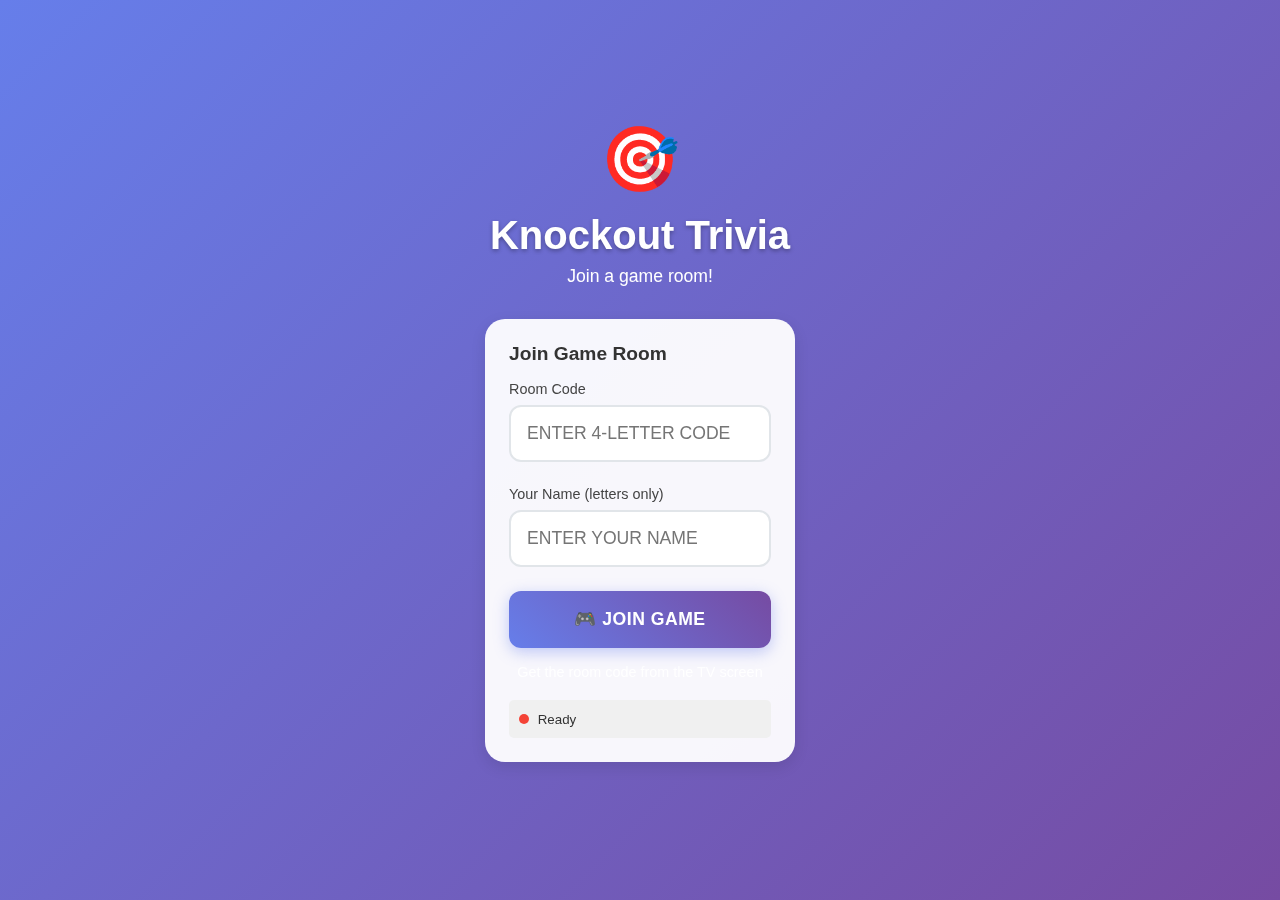
<file: frontend/mobile.html>
<!DOCTYPE html>
<html lang="en">
<head>
    <meta charset="UTF-8">
    <meta name="viewport" content="width=device-width, initial-scale=1.0, user-scalable=no">
    <meta name="apple-mobile-web-app-capable" content="yes">
    <title>Knockout Trivia - Join Game</title>
    <link rel="stylesheet" href="css/styles.css">
    <link rel="stylesheet" href="css/game-styles.css">
    <link rel="stylesheet" href="css/mini-games.css">
    <link rel="stylesheet" href="css/haunting-race.css">
    <style>
        /* Additional mobile-specific styles */
        .status-indicator {
            display: inline-block;
            width: 10px;
            height: 10px;
            border-radius: 50%;
            margin-right: 5px;
        }
        .status-connected { background: #4CAF50; }
        .status-disconnected { background: #f44336; }
        .status-connecting { background: #ff9800; }
    </style>
</head>
<body>
    <!-- Join Screen -->
    <div id="join-screen" class="screen">
        <div class="container">
            <div class="header">
                <div class="logo">🎯</div>
                <h1>Knockout Trivia</h1>
                <p>Join a game room!</p>
            </div>

            <div class="join-section">
                <h3>Join Game Room</h3>
                <div class="input-group">
                    <label for="room-code">Room Code</label>
                    <input
                        type="text"
                        id="room-code"
                        placeholder="Enter 4-letter code"
                        maxlength="4"
                        autocomplete="off"
                        class="form-input"
                        style="text-transform: uppercase;"
                    >
                </div>

                <div class="input-group">
                    <label for="player-name">Your Name (letters only)</label>
                    <input
                        type="text"
                        id="player-name"
                        placeholder="Enter your name"
                        maxlength="15"
                        autocomplete="off"
                        class="form-input"
                        style="text-transform: uppercase;"
                        pattern="[A-Za-z]+"
                        title="Please use letters only"
                    >
                </div>

                <button class="btn btn-primary" id="join-game-btn">
                    🎮 Join Game
                </button>

                <!-- Resume Session Button (shown when session exists) -->
                <button class="btn btn-success hidden" id="resume-session-btn" style="margin-top: 15px;">
                    🔄 Resume Your Session
                </button>

                <p class="help-text">
                    Get the room code from the TV screen
                </p>

                <div style="margin-top: 20px; padding: 10px; background: #f0f0f0; border-radius: 5px;">
                    <small>
                        <span id="connection-indicator" class="status-indicator status-disconnected"></span>
                        <span id="connection-text">Ready</span>
                    </small>
                </div>
            </div>
        </div>
    </div>

    <!-- Waiting Room Screen -->
    <div id="waiting-screen" class="screen hidden">
        <div class="container">
            <div class="header">
                <div class="logo">🎯</div>
                <h2>Waiting Room</h2>
                <div class="room-info">
                    <p>Room: <span id="mobile-room-code" class="room-code-display">----</span></p>
                </div>
            </div>

            <div class="waiting-content">
                <div class="player-info">
                    <h3>You are: <span id="mobile-player-name" class="highlight">Player</span></h3>
                    <div id="vip-status" class="vip-status hidden">
                        <span class="vip-badge">VIP Player</span>
                        <p>You can start the game when ready!</p>
                    </div>
                </div>

                <div class="players-section">
                    <h3>Players in Room (<span id="mobile-player-count">0</span>/10)</h3>
                    <div id="mobile-players-list" class="players-list">
                        <!-- Players will be populated here -->
                    </div>
                </div>

                <div class="game-controls">
                    <button id="start-game-btn" class="btn btn-primary hidden">
                        🚀 Start Game
                    </button>
                    <div id="waiting-message" class="waiting-message">
                        Waiting for more players...
                    </div>
                </div>
            </div>
        </div>
    </div>

    <!-- Game Screen -->
    <div id="game-screen" class="screen hidden">
        <div class="container">
            <div class="game-header">
                <!-- Timer removed - now only shown on TV screen -->
                <div class="score-display" style="margin: 20px auto; text-align: center; font-size: 1.5em;">
                    Score: <span id="player-score">0</span>
                </div>
            </div>

            <div id="question-container">
                <div class="category-badge" id="question-category">General</div>
                <h2 id="question-text" class="question-text">Loading question...</h2>

                <div id="answers-container" class="answers-grid">
                    <!-- Answer buttons will be populated here -->
                </div>
            </div>

            <div id="result-container" class="hidden">
                <div class="result-icon" id="result-icon"></div>
                <h3 id="result-message"></h3>
                <p>Points earned: <span id="points-earned">0</span></p>
                <p>Total score: <span id="total-score">0</span></p>
            </div>
        </div>
    </div>

    <!-- Game Over Screen -->
    <div id="game-over-screen" class="screen hidden">
        <div class="container">
            <div class="header">
                <div class="logo">🏆</div>
                <h1>Game Over!</h1>
            </div>

            <div class="game-over-content">
                <div id="player-rank-display" class="player-rank-card">
                    <div class="rank-position">You placed: <span id="player-final-rank">1st</span></div>
                    <div class="rank-score">Final Score: <span id="player-final-score">0</span> pts</div>
                </div>

                <div class="final-results-section">
                    <h3>Final Standings</h3>
                    <div id="mobile-final-leaderboard" class="final-standings-mobile">
                        <!-- Final standings populated here -->
                    </div>
                </div>

                <div class="game-options" id="vip-game-options" style="display: none;">
                    <button id="mobile-rematch-btn" class="btn btn-primary">
                        🔄 Rematch
                    </button>
                    <button id="mobile-finish-btn" class="btn btn-secondary">
                        🏠 Finish Game
                    </button>
                </div>

                <div class="waiting-message" id="waiting-vip-message" style="display: none;">
                    Waiting for VIP to decide...
                </div>
            </div>
        </div>
    </div>

    <!-- Haunting Race Screen -->
    <div id="haunting-race-screen" class="haunting-race-screen hidden">
        <div class="haunting-race-header">
            <h1 class="haunting-race-title">🏁 Haunting Race</h1>
            <p class="haunting-race-subtitle">Reach the finish line!</p>
        </div>

        <div class="race-track-container">
            <div class="race-track">
                <!-- Race track columns populated by JavaScript -->
            </div>
        </div>

        <div class="haunting-race-question-section">
            <div class="question-header">
                <span class="question-number"></span>
                <span class="question-timer"></span>
            </div>
            <div class="question-topic"></div>
            <div class="race-instructions" style="background: #e3f2fd; padding: 10px; margin: 10px 0; border-radius: 8px; border-left: 4px solid #2196F3;">
                <p style="margin: 0; font-size: 0.9em; color: #333;">
                    <strong>How to Play:</strong> Select all statements that are TRUE. More correct answers = more spaces moved!
                </p>
            </div>
            <div class="statements-container">
                <!-- Statements populated by JavaScript -->
            </div>
            <button class="submit-answer-btn" disabled>Select statements to continue</button>
        </div>

        <div class="haunting-race-results" style="display: none;">
            <!-- Results populated by JavaScript -->
        </div>
    </div>

    <!-- Notification Toast -->
    <div id="notification" class="notification hidden">
        <span class="notification-text"></span>
    </div>

    <!-- Mini-Game Container -->
    <div id="mini-game-container"></div>

    <script src="js/config.js"></script>
    <script src="js/websocket.js"></script>
    <script src="js/mini-games.js"></script>
    <script src="js/haunting-race.js"></script>
    <script src="js/mobile-game.js"></script>
    <script>
        // Simple mobile app without complex dependencies
        console.log('Mobile app starting...');

        let currentRoom = null;
        let playerName = null;
        let playerId = null;
        let isVIP = false;
        let wsManager = null;
        let sessionToken = null;
        let miniGamesManager = null;
        let hauntingRaceManager = null;

        // Auto-uppercase room code
        document.getElementById('room-code').addEventListener('input', (e) => {
            e.target.value = e.target.value.toUpperCase();
        });

        // Auto-uppercase player name and allow letters only
        document.getElementById('player-name').addEventListener('input', (e) => {
            // Remove non-letter characters and convert to uppercase
            e.target.value = e.target.value.replace(/[^a-zA-Z]/g, '').toUpperCase();
        });

        // Update connection status
        function updateConnectionStatus(status, text) {
            const indicator = document.getElementById('connection-indicator');
            const textEl = document.getElementById('connection-text');
            indicator.className = `status-indicator status-${status}`;
            if (textEl) textEl.textContent = text;
        }

        // Show notification
        function showNotification(message, type = 'info') {
            const notification = document.getElementById('notification');
            const text = notification.querySelector('.notification-text');
            text.textContent = message;
            notification.classList.remove('hidden');
            setTimeout(() => notification.classList.add('hidden'), 3000);
        }

        // Join game button handler
        document.getElementById('join-game-btn').addEventListener('click', async () => {
            const roomCode = document.getElementById('room-code').value.trim();
            const name = document.getElementById('player-name').value.trim();

            console.log('Join button clicked', { roomCode, name });

            if (!roomCode || !name) {
                showNotification('Please enter both room code and your name', 'error');
                return;
            }

            if (roomCode.length !== 4) {
                showNotification('Room code must be 4 letters', 'error');
                return;
            }

            updateConnectionStatus('connecting', 'Joining...');

            try {
                const response = await fetch(`${CONFIG.API_BASE_URL}/api/rooms/join`, {
                    method: 'POST',
                    headers: { 'Content-Type': 'application/json' },
                    body: JSON.stringify({
                        player_name: name,
                        room_code: roomCode
                    })
                });

                if (response.ok) {
                    const data = await response.json();
                    console.log('Joined successfully:', data);

                    currentRoom = roomCode;
                    playerName = name;
                    playerId = data.player_id;
                    isVIP = data.is_vip || data.player.is_vip;
                    sessionToken = data.session_token;

                    // Store session token in localStorage
                    localStorage.setItem('trivia_session_token', sessionToken);
                    localStorage.setItem('trivia_player_name', playerName);

                    // Show waiting screen
                    document.getElementById('join-screen').classList.add('hidden');
                    document.getElementById('waiting-screen').classList.remove('hidden');
                    document.getElementById('mobile-room-code').textContent = roomCode;
                    document.getElementById('mobile-player-name').textContent = name;
                    document.getElementById('mobile-player-count').textContent = data.players.length;

                    if (isVIP) {
                        document.getElementById('vip-status').classList.remove('hidden');
                        document.getElementById('start-game-btn').classList.remove('hidden');
                    }

                    // Update players list
                    updatePlayersList(data.players);

                    // Connect WebSocket
                    wsManager = new WebSocketManager();
                    wsManager.connect(roomCode, playerId);
                    updateConnectionStatus('connected', 'Connected');

                    // Initialize Mini-Games Manager
                    miniGamesManager = new MiniGamesManager(wsManager);
                    miniGamesManager.setPlayerId(playerId);

                    // Initialize Haunting Race Manager
                    hauntingRaceManager = new HauntingRaceManager(wsManager, playerId, false);

                    // Setup WebSocket listeners
                    setupWebSocketListeners();

                } else {
                    const error = await response.json();
                    showNotification(error.detail || 'Failed to join room', 'error');
                    updateConnectionStatus('disconnected', 'Failed');
                }
            } catch (error) {
                console.error('Join error:', error);
                showNotification('Network error: ' + error.message, 'error');
                updateConnectionStatus('disconnected', 'Error');
            }
        });

        // Update players list
        function updatePlayersList(players) {
            const container = document.getElementById('mobile-players-list');
            const countEl = document.getElementById('mobile-player-count');

            countEl.textContent = players.length;
            container.innerHTML = '';

            players.forEach(player => {
                const div = document.createElement('div');
                div.className = 'player-item';
                div.innerHTML = `
                    <span>${player.name}</span>
                    ${player.is_vip ? '<span class="vip-badge">👑 VIP</span>' : ''}
                    ${player.id === playerId ? '<span class="badge">You</span>' : ''}
                `;
                container.appendChild(div);
            });
        }

        // Start game button (VIP only)
        document.getElementById('start-game-btn').addEventListener('click', async () => {
            if (!isVIP) {
                showNotification('Only VIP can start the game', 'error');
                return;
            }

            try {
                const response = await fetch(`${CONFIG.API_BASE_URL}/api/game/start`, {
                    method: 'POST',
                    headers: { 'Content-Type': 'application/json' },
                    body: JSON.stringify({
                        room_code: currentRoom,
                        player_id: playerId
                    })
                });

                if (response.ok) {
                    showNotification('Game starting!');
                } else {
                    const error = await response.json();
                    showNotification(error.detail || 'Failed to start game', 'error');
                }
            } catch (error) {
                console.error('Start game error:', error);
                showNotification('Network error', 'error');
            }
        });

        // Rematch button handler (VIP only)
        document.getElementById('mobile-rematch-btn').addEventListener('click', async () => {
            if (!isVIP) {
                showNotification('Only VIP can start a rematch', 'error');
                return;
            }

            try {
                const response = await fetch(`${CONFIG.API_BASE_URL}/api/game/rematch`, {
                    method: 'POST',
                    headers: { 'Content-Type': 'application/json' },
                    body: JSON.stringify({
                        room_code: currentRoom,
                        player_id: playerId
                    })
                });

                if (response.ok) {
                    showNotification('Starting rematch!');
                } else {
                    const error = await response.json();
                    showNotification(error.detail || 'Failed to start rematch', 'error');
                }
            } catch (error) {
                console.error('Rematch error:', error);
                showNotification('Network error', 'error');
            }
        });

        // Finish game button handler (VIP only)
        document.getElementById('mobile-finish-btn').addEventListener('click', async () => {
            if (!isVIP) {
                showNotification('Only VIP can finish the game', 'error');
                return;
            }

            try {
                const response = await fetch(`${CONFIG.API_BASE_URL}/api/game/finish`, {
                    method: 'POST',
                    headers: { 'Content-Type': 'application/json' },
                    body: JSON.stringify({
                        room_code: currentRoom,
                        player_id: playerId
                    })
                });

                if (response.ok) {
                    showNotification('Game finished!');
                } else {
                    const error = await response.json();
                    showNotification(error.detail || 'Failed to finish game', 'error');
                }
            } catch (error) {
                console.error('Finish game error:', error);
                showNotification('Network error', 'error');
            }
        });

        // Handle rematch started event
        function handleRematchStarted(data) {
            showNotification(data.message || 'Rematch starting!');

            // Hide game over screen, show waiting screen
            document.getElementById('game-over-screen').classList.add('hidden');
            document.getElementById('waiting-screen').classList.remove('hidden');

            // Reset player score display
            playerScore = 0;
            document.getElementById('player-score').textContent = '0';
        }

        // Handle game finished event
        function handleGameFinished(data) {
            showNotification(data.message || 'Game finished!');

            // Disconnect WebSocket
            if (wsManager) {
                wsManager.disconnect();
            }

            // Hide all screens, show join screen
            document.getElementById('game-over-screen').classList.add('hidden');
            document.getElementById('waiting-screen').classList.add('hidden');
            document.getElementById('game-screen').classList.add('hidden');
            document.getElementById('join-screen').classList.remove('hidden');

            // Reset state
            currentRoom = null;
            playerName = null;
            playerId = null;
            isVIP = false;
            sessionToken = null;

            // Clear session from localStorage
            localStorage.removeItem('trivia_session_token');
            localStorage.removeItem('trivia_player_name');

            // Clear input fields
            document.getElementById('room-code').value = '';
            document.getElementById('player-name').value = '';

            updateConnectionStatus('disconnected', 'Ready');
        }

        // Restore session on page load if token exists
        async function restoreSession() {
            const savedToken = localStorage.getItem('trivia_session_token');
            if (!savedToken) {
                console.log('No saved session found');
                return false;
            }

            console.log('Attempting to restore session...');
            updateConnectionStatus('connecting', 'Restoring session...');

            try {
                const response = await fetch(`${CONFIG.API_BASE_URL}/api/rooms/restore-session`, {
                    method: 'POST',
                    headers: { 'Content-Type': 'application/json' },
                    body: JSON.stringify({ session_token: savedToken })
                });

                if (response.ok) {
                    const data = await response.json();
                    console.log('Session restored:', data);

                    currentRoom = data.room_code;
                    playerName = data.player.name;
                    playerId = data.player_id;
                    isVIP = data.is_vip;
                    sessionToken = savedToken;

                    // Hide the resume button since we're now restoring
                    document.getElementById('resume-session-btn').classList.add('hidden');

                    // Determine which screen to show based on game state
                    const gameState = data.room.game_state.toUpperCase();
                    const isHauntingRaceActive = data.room.is_haunting_race_active || false;
                    console.log('Game state:', gameState, 'isVIP:', isVIP, 'Haunting Race:', isHauntingRaceActive);

                    // Check if haunting race is active first
                    if (isHauntingRaceActive && data.haunting_race_state) {
                        console.log('[RESTORE] Haunting race is active, restoring state...');

                        // Hide all other screens
                        document.getElementById('join-screen').classList.add('hidden');
                        document.getElementById('waiting-screen').classList.add('hidden');
                        document.getElementById('game-screen').classList.add('hidden');
                        document.getElementById('game-over-screen').classList.add('hidden');

                        // Connect to WebSocket
                        wsManager.connect(currentRoom, playerId);

                        // Wait for WebSocket to connect, then restore haunting race
                        wsManager.once('connected', () => {
                            console.log('[RESTORE] WebSocket connected, initializing haunting race...');

                            // Initialize haunting race with restored state
                            const raceState = data.haunting_race_state;
                            hauntingRaceManager.isActive = true;
                            hauntingRaceManager.playerId = playerId;
                            hauntingRaceManager.raceData = {
                                unicorn_id: raceState.unicorn_id,
                                ghost_ids: raceState.ghost_ids,
                                players: raceState.players,
                                initial_positions: raceState.initial_positions
                            };
                            hauntingRaceManager.positions = raceState.positions;
                            hauntingRaceManager.isUnicorn = (raceState.unicorn_id == playerId);

                            // Show the race screen
                            hauntingRaceManager.showRaceScreen();

                            // If there's a current question, show it
                            if (raceState.current_question && raceState.phase === 'question') {
                                hauntingRaceManager.handleQuestion({
                                    data: raceState.current_question
                                });
                            }
                        });

                        updateConnectionStatus('connecting', 'Connecting to Haunting Race...');
                        console.log('[RESTORE] Haunting race restoration initiated');
                    } else if (gameState === 'WAITING') {
                        console.log('[RESTORE] Showing waiting screen...');

                        // Hide ALL screens first to ensure clean state
                        const joinScreen = document.getElementById('join-screen');
                        const gameScreen = document.getElementById('game-screen');
                        const gameOverScreen = document.getElementById('game-over-screen');
                        const waitingScreen = document.getElementById('waiting-screen');

                        console.log('[RESTORE] Screen elements:', {
                            joinScreen: !!joinScreen,
                            gameScreen: !!gameScreen,
                            gameOverScreen: !!gameOverScreen,
                            waitingScreen: !!waitingScreen
                        });

                        // Force hide all screens with display: none
                        joinScreen.style.display = 'none';
                        gameScreen.style.display = 'none';
                        gameOverScreen.style.display = 'none';
                        joinScreen.classList.add('hidden');
                        gameScreen.classList.add('hidden');
                        gameOverScreen.classList.add('hidden');

                        console.log('[RESTORE] Hidden all screens, now showing waiting screen');

                        // Show waiting screen
                        waitingScreen.style.display = 'flex';
                        waitingScreen.classList.remove('hidden');

                        console.log('[RESTORE] Waiting screen display:', {
                            display: waitingScreen.style.display,
                            hasHiddenClass: waitingScreen.classList.contains('hidden')
                        });

                        // Update waiting screen content
                        document.getElementById('mobile-room-code').textContent = currentRoom;
                        document.getElementById('mobile-player-name').textContent = playerName;
                        document.getElementById('mobile-player-count').textContent = data.players.length;

                        if (isVIP) {
                            console.log('[RESTORE] Player is VIP - showing start button');
                            document.getElementById('vip-status').classList.remove('hidden');
                            document.getElementById('start-game-btn').classList.remove('hidden');
                        } else {
                            // Ensure VIP elements are hidden if not VIP
                            document.getElementById('vip-status').classList.add('hidden');
                            document.getElementById('start-game-btn').classList.add('hidden');
                        }

                        updatePlayersList(data.players);
                        console.log('[RESTORE] Waiting screen setup complete');
                    } else if (gameState === 'ACTIVE' || gameState === 'STARTING') {
                        console.log('Showing game screen...');

                        // Hide ALL screens first to ensure clean state
                        const joinScreen = document.getElementById('join-screen');
                        const waitingScreen = document.getElementById('waiting-screen');
                        const gameOverScreen = document.getElementById('game-over-screen');
                        const gameScreen = document.getElementById('game-screen');

                        // Force hide all screens with display: none
                        joinScreen.style.display = 'none';
                        waitingScreen.style.display = 'none';
                        gameOverScreen.style.display = 'none';
                        joinScreen.classList.add('hidden');
                        waitingScreen.classList.add('hidden');
                        gameOverScreen.classList.add('hidden');

                        // Show game screen
                        gameScreen.style.display = 'flex';
                        gameScreen.classList.remove('hidden');
                        document.getElementById('player-score').textContent = data.player.total_score;

                        // If there's a current question, display it
                        if (data.room.current_question) {
                            handleNewQuestion({ question: data.room.current_question });
                        }

                        console.log('Game screen setup complete');
                    } else if (gameState === 'FINISHED') {
                        // Game finished, clear session and show join screen
                        localStorage.removeItem('trivia_session_token');
                        localStorage.removeItem('trivia_player_name');
                        updateConnectionStatus('disconnected', 'Ready');
                        return;
                    }

                    // Connect WebSocket
                    wsManager = new WebSocketManager();
                    wsManager.connect(currentRoom, playerId);
                    updateConnectionStatus('connected', 'Reconnected');

                    // Initialize Mini-Games Manager
                    miniGamesManager = new MiniGamesManager(wsManager);
                    miniGamesManager.setPlayerId(playerId);

                    // Initialize Haunting Race Manager
                    hauntingRaceManager = new HauntingRaceManager(wsManager, playerId, false);

                    // Setup WebSocket listeners
                    setupWebSocketListeners();

                    showNotification('Session restored successfully!');
                    return true;
                } else {
                    const error = await response.json();
                    console.log('Session restoration failed:', error);
                    localStorage.removeItem('trivia_session_token');
                    localStorage.removeItem('trivia_player_name');
                    updateConnectionStatus('disconnected', 'Ready');
                    checkForSavedSession(); // Update UI to remove resume button
                    return false;
                }
            } catch (error) {
                console.error('Error restoring session:', error);
                localStorage.removeItem('trivia_session_token');
                localStorage.removeItem('trivia_player_name');
                updateConnectionStatus('disconnected', 'Ready');
                checkForSavedSession(); // Update UI to remove resume button
                return false;
            }
        }

        // Setup WebSocket listeners (extracted from join handler)
        function setupWebSocketListeners() {
            wsManager.on('player_joined', (data) => {
                console.log('Player joined:', data);
                if (data.players) updatePlayersList(data.players);
            });

            wsManager.on('player_left', (data) => {
                console.log('Player left:', data);
                if (data.players) updatePlayersList(data.players);
            });

            wsManager.on('game_started', (data) => {
                console.log('Game started!', data);
                showNotification('Game is starting!');
            });

            wsManager.on('new_question', (data) => {
                console.log('New question!', data);
                handleNewQuestion(data);
            });

            wsManager.on('question_results', (data) => {
                console.log('Question results!', data);
                handleQuestionResults(data);
            });

            wsManager.on('timer_expired', (data) => {
                console.log('Timer expired!', data);
                handleTimerExpired(data);
            });

            wsManager.on('game_ended', (data) => {
                handleGameEnded(data);
            });

            wsManager.on('rematch_started', (data) => {
                console.log('Rematch started!', data);
                handleRematchStarted(data);
            });

            wsManager.on('game_finished', (data) => {
                console.log('Game finished!', data);
                handleGameFinished(data);
            });
        }

        // Resume Session button handler
        document.getElementById('resume-session-btn').addEventListener('click', async () => {
            console.log('Resume session button clicked');
            updateConnectionStatus('connecting', 'Restoring session...');
            const success = await restoreSession();
            if (!success) {
                updateConnectionStatus('disconnected', 'Failed to restore');
                showNotification('Could not restore session. Session may have expired.', 'error');
            }
        });

        // Check if there's a saved session token and show resume button
        function checkForSavedSession() {
            const savedToken = localStorage.getItem('trivia_session_token');
            const savedPlayerName = localStorage.getItem('trivia_player_name');
            const resumeBtn = document.getElementById('resume-session-btn');

            if (savedToken && savedPlayerName) {
                console.log('Found saved session for player:', savedPlayerName);
                resumeBtn.classList.remove('hidden');
                // Update help text to mention resume option
                document.querySelector('.help-text').innerHTML = `
                    Found a saved session for <strong>${savedPlayerName}</strong>!<br>
                    Click "Resume Your Session" to continue, or join a new game below.
                `;
            } else {
                resumeBtn.classList.add('hidden');
                document.querySelector('.help-text').textContent = 'Get the room code from the TV screen';
            }
        }

        console.log('Mobile app initialized');
        updateConnectionStatus('disconnected', 'Ready');

        // Check for saved session immediately and show resume button if available
        checkForSavedSession();

        // Note: Automatic restoration is disabled - users must click "Resume Your Session" button
        // This gives users more control over when to resume their session
    </script>
</body>
</html>
</file>
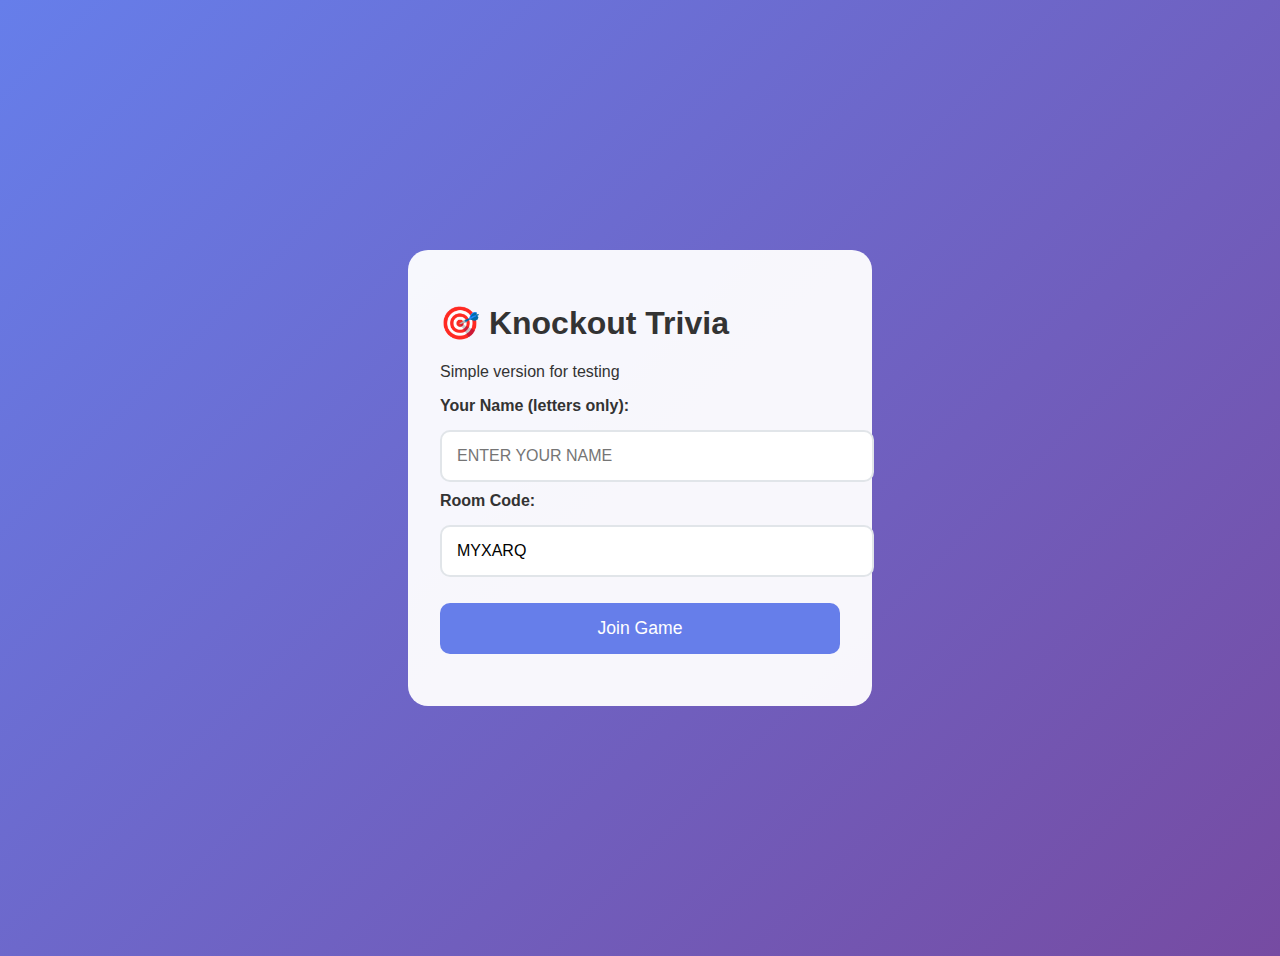
<file: frontend/simple.html>
<!DOCTYPE html>
<html lang="en">
<head>
    <meta charset="UTF-8">
    <meta name="viewport" content="width=device-width, initial-scale=1.0">
    <title>Simple Test</title>
    <style>
        body {
            font-family: Arial, sans-serif;
            background: linear-gradient(135deg, #667eea 0%, #764ba2 100%);
            color: white;
            padding: 20px;
            min-height: 100vh;
            display: flex;
            flex-direction: column;
            justify-content: center;
            align-items: center;
        }
        .container {
            background: rgba(255, 255, 255, 0.95);
            color: #333;
            padding: 2rem;
            border-radius: 20px;
            max-width: 400px;
            width: 100%;
        }
        .btn {
            width: 100%;
            padding: 15px;
            background: #667eea;
            color: white;
            border: none;
            border-radius: 10px;
            font-size: 1.1rem;
            cursor: pointer;
            margin-top: 1rem;
        }
        input {
            width: 100%;
            padding: 15px;
            border: 2px solid #e1e5e9;
            border-radius: 10px;
            margin: 10px 0;
            font-size: 1rem;
        }
        label {
            display: block;
            margin-bottom: 5px;
            font-weight: bold;
        }
    </style>
</head>
<body>
    <div class="container">
        <h1>🎯 Knockout Trivia</h1>
        <p>Simple version for testing</p>
        
        <form id="simple-join-form">
            <label for="name">Your Name (letters only):</label>
            <input type="text" id="name" placeholder="Enter your name" maxlength="15" pattern="[A-Za-z]+" title="Please use letters only" style="text-transform: uppercase;" required>
            
            <label for="code">Room Code:</label>
            <input type="text" id="code" placeholder="MYXARQ" maxlength="6" style="text-transform: uppercase;" required>
            
            <button type="submit" class="btn">Join Game</button>
        </form>
        
        <div id="result" style="margin-top: 20px;"></div>
    </div>

    <script>
        console.log('Simple test page loaded');

        // Auto-uppercase player name and allow letters only
        document.getElementById('name').addEventListener('input', (e) => {
            e.target.value = e.target.value.replace(/[^a-zA-Z]/g, '').toUpperCase();
        });

        document.getElementById('simple-join-form').addEventListener('submit', async (e) => {
            e.preventDefault();
            
            const name = document.getElementById('name').value.trim();
            const code = document.getElementById('code').value.trim().toUpperCase();
            const resultDiv = document.getElementById('result');
            
            console.log('Attempting to join:', { name, code });
            
            try {
                const response = await fetch('http://localhost:8000/api/rooms/join', {
                    method: 'POST',
                    headers: {
                        'Content-Type': 'application/json',
                    },
                    body: JSON.stringify({
                        player_name: name,
                        room_code: code
                    })
                });
                
                const data = await response.json();
                console.log('Response:', data);
                
                if (response.ok) {
                    resultDiv.innerHTML = `<p style="color: green;">✅ Successfully joined room ${code}!</p>
                                          <p>Player ID: ${data.player_id}</p>`;
                } else {
                    resultDiv.innerHTML = `<p style="color: red;">❌ Error: ${data.detail}</p>`;
                }
                
            } catch (error) {
                console.error('Error:', error);
                resultDiv.innerHTML = `<p style="color: red;">❌ Network error: ${error.message}</p>`;
            }
        });
        
        // Auto-fill the room code for testing
        document.getElementById('code').value = 'MYXARQ';
        
        console.log('Simple test page ready');
    </script>
</body>
</html>
</file>
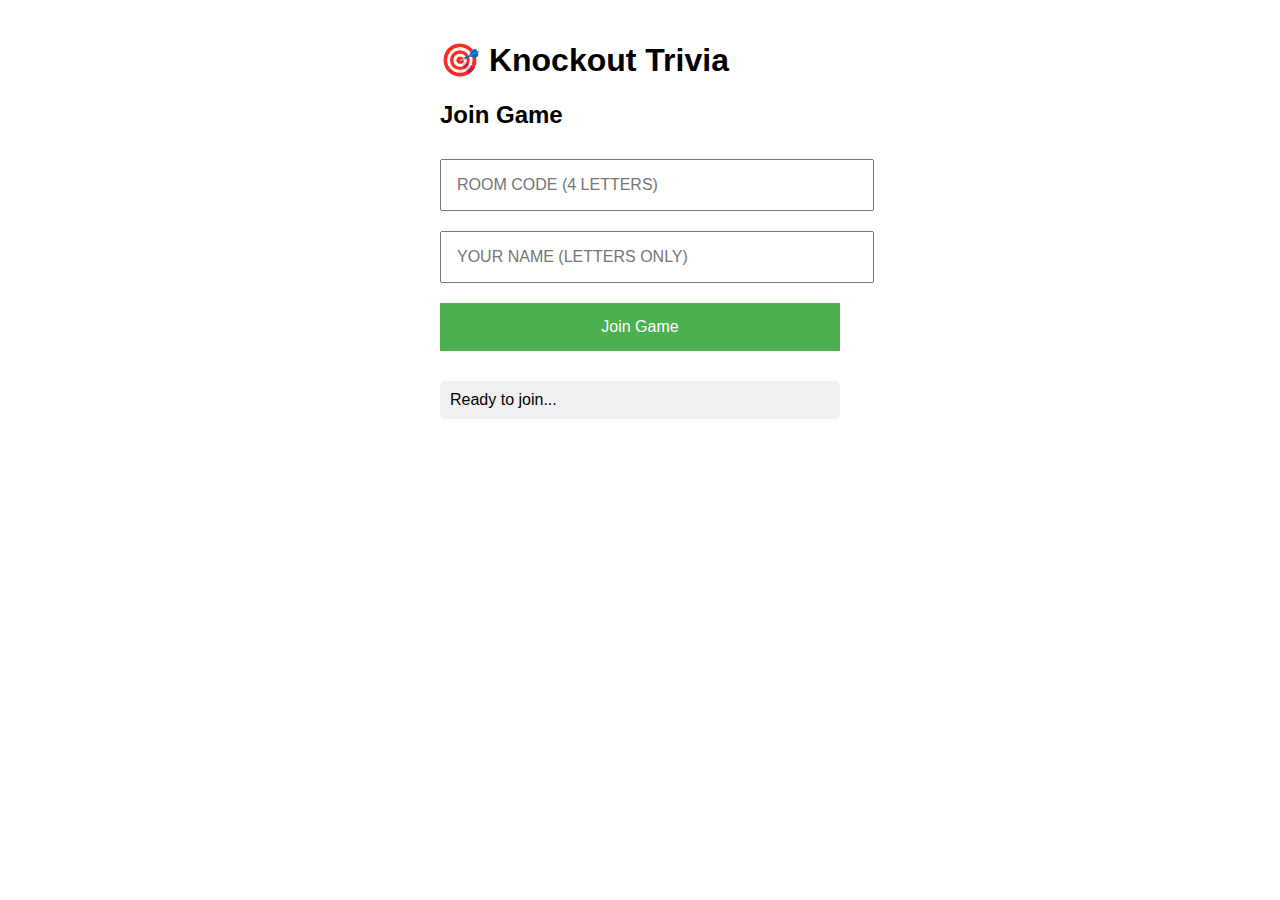
<file: frontend/test-mobile.html>
<!DOCTYPE html>
<html lang="en">
<head>
    <meta charset="UTF-8">
    <meta name="viewport" content="width=device-width, initial-scale=1.0">
    <title>Test Mobile - Knockout Trivia</title>
    <style>
        body {
            font-family: Arial, sans-serif;
            padding: 20px;
            max-width: 400px;
            margin: 0 auto;
        }
        input, button {
            width: 100%;
            padding: 15px;
            margin: 10px 0;
            font-size: 16px;
        }
        button {
            background: #4CAF50;
            color: white;
            border: none;
            cursor: pointer;
        }
        #status {
            margin-top: 20px;
            padding: 10px;
            background: #f0f0f0;
            border-radius: 5px;
        }
    </style>
</head>
<body>
    <h1>🎯 Knockout Trivia</h1>
    <h2>Join Game</h2>

    <input type="text" id="room-code" placeholder="Room Code (4 letters)" maxlength="4" style="text-transform: uppercase;">
    <input type="text" id="player-name" placeholder="Your Name (letters only)" maxlength="15" pattern="[A-Za-z]+" title="Please use letters only" style="text-transform: uppercase;">
    <button id="join-btn">Join Game</button>

    <div id="status">Ready to join...</div>

    <script>
        console.log('Test page loaded');

        // Auto-uppercase room code
        document.getElementById('room-code').addEventListener('input', (e) => {
            e.target.value = e.target.value.toUpperCase();
        });

        // Auto-uppercase player name and allow letters only
        document.getElementById('player-name').addEventListener('input', (e) => {
            e.target.value = e.target.value.replace(/[^a-zA-Z]/g, '').toUpperCase();
        });

        // Join button handler
        document.getElementById('join-btn').addEventListener('click', async () => {
            const roomCode = document.getElementById('room-code').value.trim();
            const playerName = document.getElementById('player-name').value.trim();
            const status = document.getElementById('status');

            console.log('Join button clicked', { roomCode, playerName });
            status.textContent = 'Joining...';

            if (!roomCode || !playerName) {
                status.textContent = 'Error: Please fill in both fields';
                return;
            }

            if (roomCode.length !== 4) {
                status.textContent = 'Error: Room code must be 4 letters';
                return;
            }

            try {
                // Detect backend URL
                const isLocalhost = window.location.hostname === 'localhost' || window.location.hostname === '127.0.0.1';
                const backendHost = isLocalhost ? 'localhost' : window.location.hostname;
                const apiUrl = `http://${backendHost}:8001/api/rooms/join`;

                console.log('Sending request to:', apiUrl);
                status.textContent = `Connecting to ${apiUrl}...`;

                const response = await fetch(apiUrl, {
                    method: 'POST',
                    headers: {
                        'Content-Type': 'application/json'
                    },
                    body: JSON.stringify({
                        player_name: playerName,
                        room_code: roomCode
                    })
                });

                console.log('Response status:', response.status);

                if (response.ok) {
                    const data = await response.json();
                    console.log('Success!', data);
                    status.textContent = `✅ Joined room ${roomCode} as ${playerName}!\nPlayer ID: ${data.player_id}\nIs VIP: ${data.is_vip}`;
                    status.style.background = '#d4edda';
                } else {
                    const error = await response.json();
                    console.error('Error:', error);
                    status.textContent = `❌ Error: ${error.detail || 'Failed to join'}`;
                    status.style.background = '#f8d7da';
                }
            } catch (error) {
                console.error('Request failed:', error);
                status.textContent = `❌ Network Error: ${error.message}`;
                status.style.background = '#f8d7da';
            }
        });
    </script>
</body>
</html>
</file>
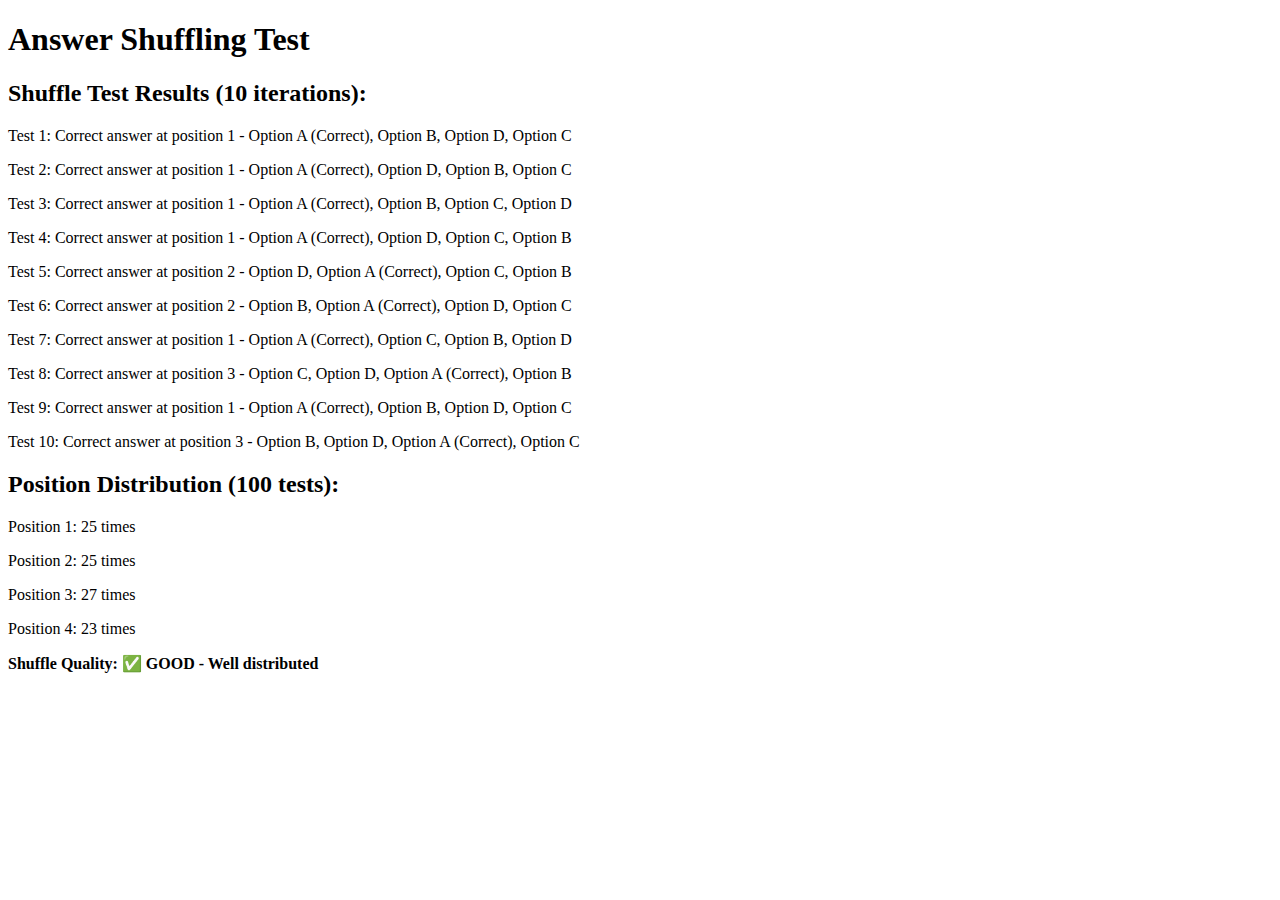
<file: frontend/test-shuffle.html>
<!DOCTYPE html>
<html>
<head>
    <title>Answer Shuffle Test</title>
</head>
<body>
    <h1>Answer Shuffling Test</h1>
    <div id="test-results"></div>

    <script>
        // Test the shuffle function
        function shuffleArray(array) {
            const shuffled = [...array]; // Create a copy to avoid mutating original
            for (let i = shuffled.length - 1; i > 0; i--) {
                const j = Math.floor(Math.random() * (i + 1));
                [shuffled[i], shuffled[j]] = [shuffled[j], shuffled[i]];
            }
            return shuffled;
        }

        // Test data similar to what we get from the backend
        const testQuestion = {
            options: [
                { id: 1, text: "Option A (Correct)", is_correct: true },
                { id: 2, text: "Option B", is_correct: false },
                { id: 3, text: "Option C", is_correct: false },
                { id: 4, text: "Option D", is_correct: false }
            ]
        };

        // Run multiple shuffle tests
        const resultsDiv = document.getElementById('test-results');
        resultsDiv.innerHTML = '<h2>Shuffle Test Results (10 iterations):</h2>';

        for (let i = 0; i < 10; i++) {
            const shuffled = shuffleArray(testQuestion.options);
            const correctAnswerPosition = shuffled.findIndex(opt => opt.is_correct);
            
            resultsDiv.innerHTML += `<p>Test ${i+1}: Correct answer at position ${correctAnswerPosition + 1} - ${shuffled.map(opt => opt.text).join(', ')}</p>`;
        }

        // Check if positions are varying
        const positions = [];
        for (let i = 0; i < 100; i++) {
            const shuffled = shuffleArray(testQuestion.options);
            const correctAnswerPosition = shuffled.findIndex(opt => opt.is_correct);
            positions.push(correctAnswerPosition);
        }

        const positionCounts = positions.reduce((acc, pos) => {
            acc[pos] = (acc[pos] || 0) + 1;
            return acc;
        }, {});

        resultsDiv.innerHTML += '<h2>Position Distribution (100 tests):</h2>';
        resultsDiv.innerHTML += `<p>Position 1: ${positionCounts[0] || 0} times</p>`;
        resultsDiv.innerHTML += `<p>Position 2: ${positionCounts[1] || 0} times</p>`;
        resultsDiv.innerHTML += `<p>Position 3: ${positionCounts[2] || 0} times</p>`;
        resultsDiv.innerHTML += `<p>Position 4: ${positionCounts[3] || 0} times</p>`;
        
        // Test should show roughly equal distribution
        const isWellDistributed = Object.values(positionCounts).every(count => count > 15 && count < 35);
        resultsDiv.innerHTML += `<p><strong>Shuffle Quality: ${isWellDistributed ? '✅ GOOD - Well distributed' : '❌ POOR - Not well distributed'}</strong></p>`;
    </script>
</body>
</html>
</file>
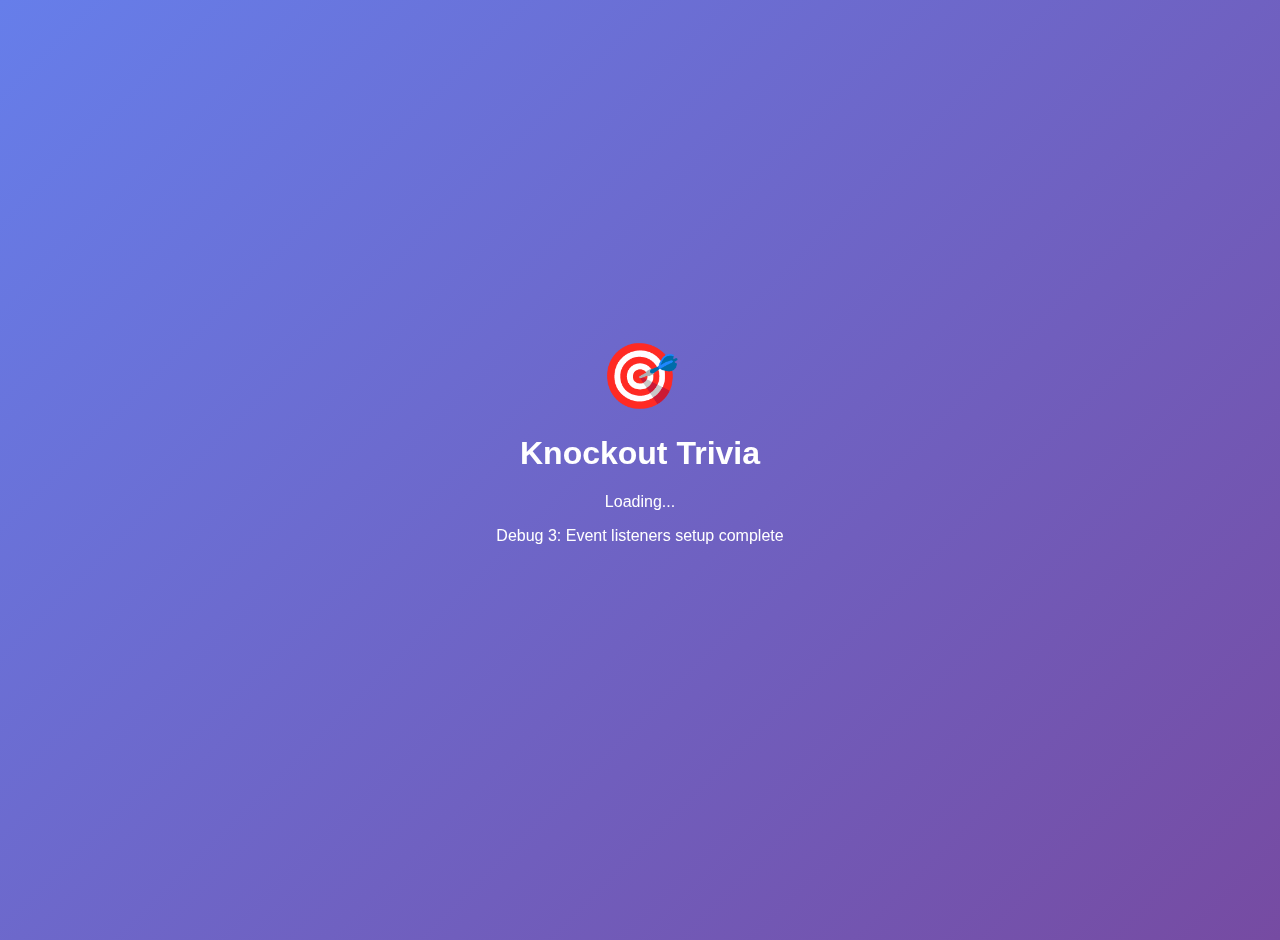
<file: frontend/test-simple.html>
<!DOCTYPE html>
<html lang="en">
<head>
    <meta charset="UTF-8">
    <meta name="viewport" content="width=device-width, initial-scale=1.0, user-scalable=no">
    <title>Knockout Trivia - Test</title>
    <style>
        body {
            font-family: Arial, sans-serif;
            background: linear-gradient(135deg, #667eea 0%, #764ba2 100%);
            min-height: 100vh;
            color: #333;
            margin: 0;
            padding: 20px;
        }
        .screen {
            position: fixed;
            top: 0;
            left: 0;
            width: 100%;
            height: 100vh;
            display: flex;
            flex-direction: column;
            z-index: 10;
            opacity: 1;
            transition: opacity 0.3s ease;
        }
        .screen.hidden {
            opacity: 0;
            pointer-events: none;
            z-index: 1;
        }
        .container {
            flex: 1;
            padding: 20px;
            max-width: 400px;
            margin: 0 auto;
            display: flex;
            flex-direction: column;
            justify-content: center;
        }
        .loading-content {
            text-align: center;
            color: white;
        }
        .logo {
            font-size: 4rem;
            margin-bottom: 1rem;
        }
        .join-form {
            background: rgba(255, 255, 255, 0.95);
            border-radius: 20px;
            padding: 2rem;
            box-shadow: 0 10px 30px rgba(0, 0, 0, 0.2);
        }
        .input-group {
            margin-bottom: 1.5rem;
        }
        .input-group label {
            display: block;
            margin-bottom: 0.5rem;
            font-weight: 500;
            color: #444;
        }
        .input-group input {
            width: 100%;
            padding: 16px;
            border: 2px solid #e1e5e9;
            border-radius: 12px;
            font-size: 1.1rem;
            box-sizing: border-box;
        }
        .btn {
            width: 100%;
            padding: 18px;
            border: none;
            border-radius: 12px;
            font-size: 1.1rem;
            font-weight: 600;
            cursor: pointer;
            background: linear-gradient(45deg, #667eea, #764ba2);
            color: white;
        }
        .header {
            text-align: center;
            margin-bottom: 2rem;
            color: white;
        }
        .header h1 {
            font-size: 2.5rem;
            font-weight: 700;
            margin: 0.5rem 0;
        }
    </style>
</head>
<body>
    <!-- Loading Screen -->
    <div id="loading-screen" class="screen">
        <div class="container">
            <div class="loading-content">
                <div class="logo">🎯</div>
                <h1>Knockout Trivia</h1>
                <p>Loading...</p>
                <p id="debug-info">Debug: Page loaded</p>
            </div>
        </div>
    </div>

    <!-- Join Room Screen -->
    <div id="join-screen" class="screen hidden">
        <div class="container">
            <div class="header">
                <div class="logo">🎯</div>
                <h1>Knockout Trivia</h1>
                <p>Join a game to get started!</p>
            </div>

            <form class="join-form" id="join-form">
                <div class="input-group">
                    <label for="player-name">Your Name (letters only)</label>
                    <input type="text" id="player-name" placeholder="Enter your name" maxlength="20" pattern="[A-Za-z]+" title="Please use letters only" style="text-transform: uppercase;" required>
                </div>

                <div class="input-group">
                    <label for="room-code">Room Code</label>
                    <input type="text" id="room-code" placeholder="MYXARQ" maxlength="6" style="text-transform: uppercase;" required>
                </div>

                <button type="submit" class="btn" id="join-btn">
                    Join Game
                </button>
            </form>

            <div id="join-result" style="margin-top: 20px; padding: 20px; background: rgba(255,255,255,0.9); border-radius: 10px; display: none;"></div>
        </div>
    </div>

    <script>
        console.log('Test page script loaded');
        
        let debugCounter = 0;
        function updateDebug(message) {
            debugCounter++;
            const debugEl = document.getElementById('debug-info');
            if (debugEl) {
                debugEl.textContent = `Debug ${debugCounter}: ${message}`;
            }
            console.log(`Debug ${debugCounter}: ${message}`);
        }
        
        document.addEventListener('DOMContentLoaded', () => {
            updateDebug('DOM loaded');

            // Auto-uppercase player name and allow letters only
            const playerNameInput = document.getElementById('player-name');
            if (playerNameInput) {
                playerNameInput.addEventListener('input', (e) => {
                    e.target.value = e.target.value.replace(/[^a-zA-Z]/g, '').toUpperCase();
                });
            }
            
            // Auto-fill room code
            document.getElementById('room-code').value = 'MYXARQ';
            
            // Show join screen after 2 seconds
            setTimeout(() => {
                updateDebug('Switching to join screen');
                document.getElementById('loading-screen').classList.add('hidden');
                document.getElementById('join-screen').classList.remove('hidden');
            }, 2000);
            
            // Handle form submission
            document.getElementById('join-form').addEventListener('submit', async (e) => {
                e.preventDefault();
                updateDebug('Form submitted');
                
                const name = document.getElementById('player-name').value.trim();
                const code = document.getElementById('room-code').value.trim().toUpperCase();
                const resultDiv = document.getElementById('join-result');
                
                updateDebug(`Joining: ${name} -> ${code}`);
                
                try {
                    const response = await fetch('http://localhost:8000/api/rooms/join', {
                        method: 'POST',
                        headers: {
                            'Content-Type': 'application/json',
                        },
                        body: JSON.stringify({
                            player_name: name,
                            room_code: code
                        })
                    });
                    
                    const data = await response.json();
                    updateDebug(`API response: ${response.status}`);
                    
                    if (response.ok) {
                        resultDiv.innerHTML = `<p style="color: green;">✅ Successfully joined room ${code}!</p>
                                              <p>Player ID: ${data.player_id}</p>
                                              <p>Message: ${data.message}</p>`;
                    } else {
                        resultDiv.innerHTML = `<p style="color: red;">❌ Error: ${data.detail}</p>`;
                    }
                    
                    resultDiv.style.display = 'block';
                    
                } catch (error) {
                    updateDebug(`Error: ${error.message}`);
                    resultDiv.innerHTML = `<p style="color: red;">❌ Network error: ${error.message}</p>`;
                    resultDiv.style.display = 'block';
                }
            });
            
            updateDebug('Event listeners setup complete');
        });
        
        updateDebug('Script execution complete');
    </script>
</body>
</html>
</file>
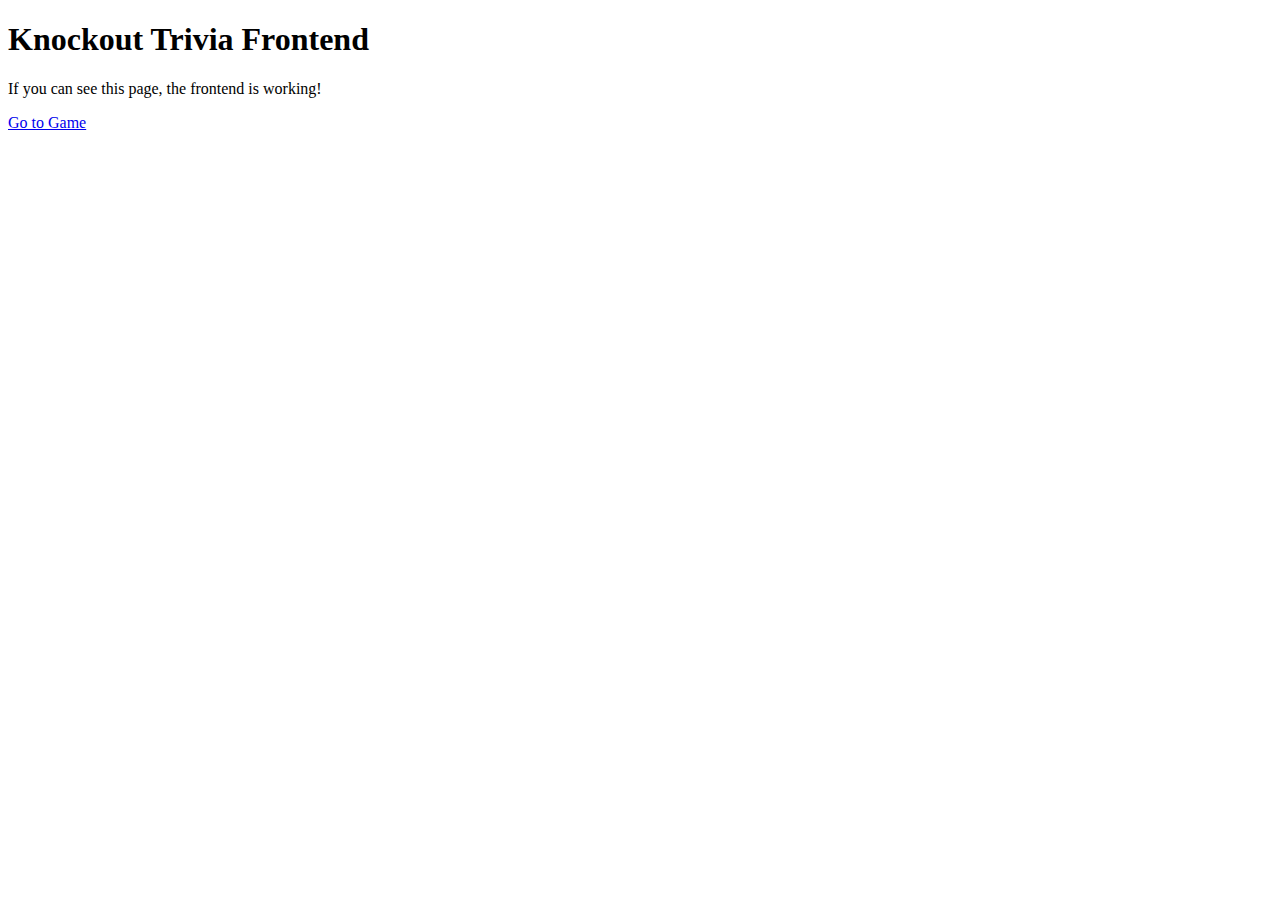
<file: frontend/test.html>
<!-- Simple test page to verify frontend is working -->
<!DOCTYPE html>
<html>
<head>
    <title>Frontend Test</title>
</head>
<body>
    <h1>Knockout Trivia Frontend</h1>
    <p>If you can see this page, the frontend is working!</p>
    <a href="index.html">Go to Game</a>
</body>
</html>
</file>
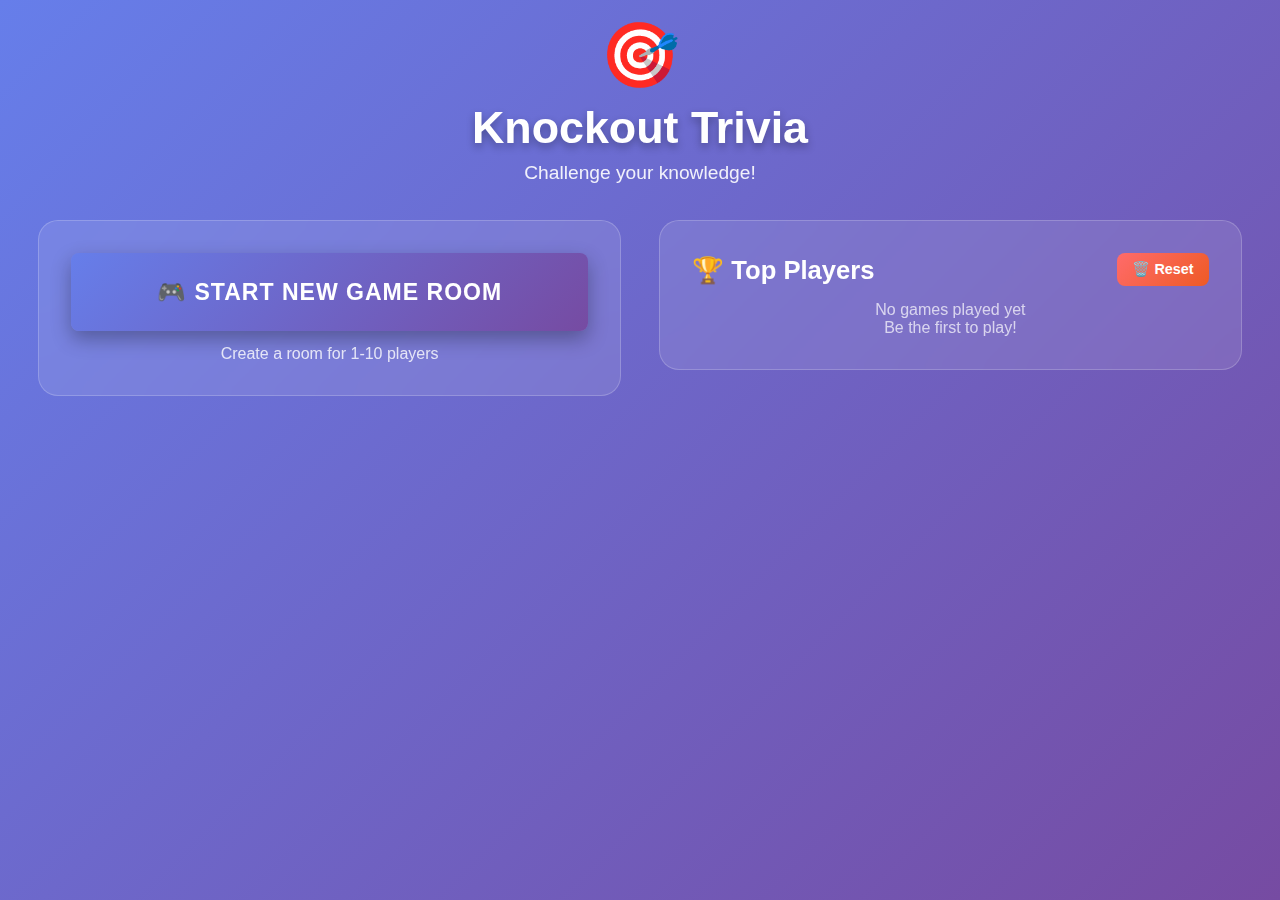
<file: frontend/tv.html>
<!DOCTYPE html>
<html lang="en">
<head>
    <meta charset="UTF-8">
    <meta name="viewport" content="width=device-width, initial-scale=1.0">
    <title>Knockout Trivia - TV Display</title>
    <link rel="stylesheet" href="css/tv-styles.css">
    <link rel="stylesheet" href="css/haunting-race.css">
</head>
<body>
    <!-- TV Home Screen -->
    <div id="tv-home-screen" class="screen">
        <div class="tv-container">
            <div class="header">
                <div class="logo">🎯</div>
                <h1>Knockout Trivia</h1>
                <p>Challenge your knowledge!</p>
            </div>

            <div class="content-grid">
                <!-- Start New Game Section -->
                <div class="start-game-section">
                    <button class="btn btn-primary tv-btn" id="start-new-game-btn">
                        🎮 Start New Game Room
                    </button>
                    <p class="subtitle">Create a room for 1-10 players</p>
                </div>

                <!-- Leaderboard Section -->
                <div class="leaderboard-section">
                    <div style="display: flex; justify-content: space-between; align-items: center; margin-bottom: 15px;">
                        <h2 style="margin: 0;">🏆 Top Players</h2>
                        <button id="reset-leaderboard-btn" class="btn btn-danger" style="padding: 8px 15px; font-size: 0.9em;">
                            🗑️ Reset
                        </button>
                    </div>
                    <div id="leaderboard-container">
                        <div class="loading-leaderboard">Loading leaderboard...</div>
                    </div>
                </div>
            </div>
        </div>
    </div>

    <!-- TV Waiting Room Screen -->
    <div id="tv-waiting-screen" class="screen hidden">
        <div class="tv-container">
            <div class="header">
                <div class="logo">🎯</div>
                <h1>Waiting Room</h1>
            </div>

            <div class="waiting-content">
                <!-- Room Code Display -->
                <div class="room-code-display">
                    <h2>Room Code</h2>
                    <div class="room-code" id="tv-room-code">----</div>
                    <p class="join-instructions">
                        Players: Go to <strong>knockout.game</strong> on your phone<br>
                        Enter the room code and your name to join!
                    </p>
                </div>

                <!-- Players List -->
                <div class="players-section">
                    <h3>Players in Room (<span id="player-count">0</span>/10)</h3>
                    <div id="tv-players-list" class="players-grid">
                        <!-- Players will be populated here -->
                    </div>
                </div>

                <!-- Game Status -->
                <div class="game-status">
                    <div id="waiting-message" class="status-message">
                        Waiting for players to join...
                    </div>

                    <!-- Exit Room Button -->
                    <div style="margin-top: 20px; text-align: center;">
                        <button id="exit-room-btn" class="btn btn-secondary" style="min-width: 200px;">
                            🚪 Exit Room
                        </button>
                    </div>
                </div>
            </div>
        </div>
    </div>

    <!-- TV Game Screen -->
    <div id="tv-game-screen" class="screen hidden">
        <div class="tv-container">
            <div class="header">
                <div class="logo">🎯</div>
                <h1>Question <span id="question-number">1</span></h1>
                <div class="category-badge" id="tv-question-category">General</div>
            </div>

            <div class="game-content">
                <!-- Player Avatars -->
                <div class="player-avatars-section" id="player-avatars">
                    <!-- Unicorn avatars will be populated here -->
                </div>

                <!-- Current Question -->
                <div class="question-display">
                    <h2 id="tv-question-text">Loading question...</h2>
                </div>

                <!-- Answer Options -->
                <div class="tv-answers-grid" id="tv-answers-grid">
                    <!-- Answer options will be populated here -->
                </div>

                <!-- Timer -->
                <div class="timer-section">
                    <div class="timer-circle">
                        <span id="tv-timer">30</span>
                    </div>
                </div>

                <!-- Question Results Overlay -->
                <div id="tv-results-overlay" class="tv-results-overlay hidden">
                    <!-- Results will be populated dynamically -->
                </div>

                <!-- Emergency Terminate Button -->
                <div style="position: fixed; bottom: 20px; right: 20px;">
                    <button id="emergency-terminate-btn" class="btn btn-danger" style="padding: 10px 20px; font-size: 0.9em; opacity: 0.7;">
                        ⚠️ Terminate Room
                    </button>
                </div>
            </div>
        </div>
    </div>

    <!-- TV Game Over Screen -->
    <div id="tv-game-over-screen" class="screen hidden">
        <div class="tv-container">
            <div class="header">
                <div class="logo">🎯</div>
                <h1>Game Over!</h1>
            </div>

            <div class="game-over-content">
                <!-- Winner and Leaderboard Side by Side -->
                <div class="game-over-main">
                    <!-- Winner Display -->
                    <div class="winner-section">
                        <h2>🏆 Winner 🏆</h2>
                        <div id="winner-display" class="winner-card">
                            <div class="winner-avatar">🦄</div>
                            <div class="winner-name">Player Name</div>
                            <div class="winner-score">1000 points</div>
                        </div>
                    </div>

                    <!-- Final Leaderboard -->
                    <div class="final-leaderboard-section">
                        <h3>Final Standings</h3>
                        <div id="final-leaderboard" class="final-standings">
                            <!-- Leaderboard populated here -->
                        </div>
                    </div>
                </div>

                <!-- Game Options (VIP only sees buttons) -->
                <div class="game-options">
                    <button id="rematch-btn" class="btn btn-primary hidden">
                        🔄 Rematch
                    </button>
                    <button id="finish-game-btn" class="btn btn-secondary hidden">
                        🏠 Finish Game
                    </button>
                </div>

                <!-- Terminate Room Button -->
                <div style="position: fixed; bottom: 20px; right: 20px;">
                    <button id="game-over-terminate-btn" class="btn btn-danger" style="padding: 10px 20px; font-size: 0.9em; opacity: 0.7;">
                        ⚠️ Terminate Room
                    </button>
                </div>
            </div>
        </div>
    </div>

    <!-- Haunting Race Screen -->
    <div id="haunting-race-screen" class="haunting-race-screen hidden">
        <div class="haunting-race-header">
            <h1 class="haunting-race-title">🏁 Haunting Race</h1>
            <p class="haunting-race-subtitle">Unicorn must reach the finish line!</p>
        </div>

        <div class="race-track-container">
            <div class="race-track tv-race-track">
                <!-- Race track columns populated by JavaScript -->
            </div>
        </div>

        <div class="haunting-race-question-section tv-question-display">
            <div class="question-header">
                <span class="question-number">Question 1</span>
                <span class="question-timer">20s</span>
            </div>
            <div class="question-topic">Current Question Topic</div>
            <div class="race-instructions-tv" style="max-width: 800px; margin: 15px auto; background: linear-gradient(135deg, #667eea 0%, #764ba2 100%); padding: 15px 20px; border-radius: 12px; text-align: center;">
                <p style="margin: 0; font-size: 1.1em; color: white; font-weight: 500;">
                    📝 Players select all TRUE statements. 🦄 Unicorn sees 2 statements, 👻 Ghosts see 3 statements.
                </p>
            </div>
            <div class="statements-container" style="max-width: 800px; margin: 20px auto;">
                <!-- Statements will be populated by JavaScript -->
            </div>
            <div class="tv-race-status">
                <p>Players are answering on their devices...</p>
            </div>
        </div>

        <div class="haunting-race-results" style="display: none;">
            <!-- Results populated by JavaScript -->
        </div>

        <!-- Terminate Room Button -->
        <div style="position: fixed; bottom: 20px; right: 20px;">
            <button id="haunting-race-terminate-btn" class="btn btn-danger" style="padding: 10px 20px; font-size: 0.9em; opacity: 0.7;">
                ⚠️ Terminate Room
            </button>
        </div>
    </div>

    <!-- Scripts -->
    <script src="js/config.js"></script>
    <script src="js/websocket.js"></script>
    <script src="js/haunting-race.js"></script>
    <script src="js/tv-app.js"></script>
</body>
</html>
</file>
<file: frontend/css/game-styles.css>
/* Game Screen Styles */

/* Timer Circle */
.timer-display {
    display: flex;
    justify-content: center;
    align-items: center;
    margin: 20px 0;
}

.timer-circle {
    width: 80px;
    height: 80px;
    border-radius: 50%;
    border: 4px solid #4CAF50;
    display: flex;
    justify-content: center;
    align-items: center;
    background: white;
    box-shadow: 0 4px 12px rgba(0,0,0,0.1);
    transition: border-color 0.3s ease;
}

.timer-circle #timer-text {
    font-size: 32px;
    font-weight: bold;
    color: #333;
}

/* Game Header */
.game-header {
    display: flex;
    justify-content: space-between;
    align-items: center;
    padding: 20px;
    background: rgba(255,255,255,0.95);
    border-radius: 15px;
    margin-bottom: 20px;
}

.score-display {
    font-size: 20px;
    font-weight: bold;
    color: #667eea;
}

/* Question Display */
.category-badge {
    display: inline-block;
    padding: 6px 16px;
    background: #667eea;
    color: white;
    border-radius: 20px;
    font-size: 12px;
    font-weight: 600;
    text-transform: uppercase;
    margin-bottom: 16px;
}

.question-text {
    font-size: 26px;
    font-weight: 600;
    color: #ffffff;
    margin: 20px 0;
    line-height: 1.4;
    text-shadow: 1px 1px 3px rgba(0, 0, 0, 0.5);
}

/* Answer Buttons */
.answers-grid {
    display: grid;
    grid-template-columns: 1fr;
    gap: 12px;
    margin-top: 24px;
}

.answer-btn {
    padding: 18px 24px;
    background: white;
    border: 2px solid #e0e0e0;
    border-radius: 12px;
    font-size: 16px;
    font-weight: 500;
    color: #333;
    cursor: pointer;
    transition: all 0.2s ease;
    text-align: left;
}

.answer-btn:hover:not(:disabled) {
    border-color: #667eea;
    background: #f5f7ff;
    transform: translateY(-2px);
    box-shadow: 0 4px 12px rgba(102, 126, 234, 0.15);
}

.answer-btn:active:not(:disabled) {
    transform: translateY(0);
}

.answer-btn:disabled {
    cursor: not-allowed;
    opacity: 0.6;
}

.answer-btn.selected {
    border-color: #667eea;
    background: #667eea;
    color: white;
}

.answer-btn.correct {
    border-color: #4CAF50;
    background: #4CAF50;
    color: white;
}

.answer-btn.incorrect {
    border-color: #f44336;
    background: #f44336;
    color: white;
}

/* Disabled position (from Playing at a Disadvantage mini-game) */
.answer-btn.disabled-position {
    background: repeating-linear-gradient(
        45deg,
        #f0f0f0,
        #f0f0f0 10px,
        #e0e0e0 10px,
        #e0e0e0 20px
    );
    border-color: #999;
    color: #666;
    cursor: not-allowed;
    opacity: 0.5;
    text-decoration: line-through;
}

.answer-btn.disabled-position:hover {
    transform: none;
    box-shadow: none;
    background: repeating-linear-gradient(
        45deg,
        #f0f0f0,
        #f0f0f0 10px,
        #e0e0e0 10px,
        #e0e0e0 20px
    );
}

/* Result Container */
#result-container {
    text-align: center;
    padding: 40px 20px;
    background: white;
    border-radius: 15px;
    margin-top: 20px;
}

.result-icon {
    font-size: 80px;
    margin-bottom: 20px;
}

#result-message {
    font-size: 32px;
    font-weight: bold;
    margin-bottom: 20px;
}

#result-container p {
    font-size: 18px;
    margin: 10px 0;
    color: #333;
}

#result-container span {
    font-weight: bold;
    color: #667eea;
}

/* Unicorn Avatars for TV */
.player-avatar {
    width: 100px;
    height: 100px;
    font-size: 60px;
    display: flex;
    justify-content: center;
    align-items: center;
    border-radius: 15px;
    background: rgba(255,255,255,0.1);
    transition: opacity 0.5s ease, background 0.3s ease;
    opacity: 0.3;
}

.player-avatar.answered {
    opacity: 1;
    background: rgba(76, 175, 80, 0.2);
}

.player-avatar-grid {
    display: grid;
    grid-template-columns: repeat(auto-fit, minmax(120px, 1fr));
    gap: 20px;
    margin-top: 30px;
}

.player-avatar-card {
    text-align: center;
}

.player-avatar-name {
    margin-top: 10px;
    font-size: 14px;
    font-weight: 600;
    color: white;
}

/* Unicorn Colors */
.unicorn-red { color: #ff6b6b; }
.unicorn-blue { color: #4dabf7; }
.unicorn-green { color: #51cf66; }
.unicorn-yellow { color: #ffd43b; }
.unicorn-purple { color: #cc5de8; }
.unicorn-orange { color: #ff922b; }
.unicorn-pink { color: #ff6b9d; }
.unicorn-teal { color: #38d9a9; }
.unicorn-indigo { color: #748ffc; }
.unicorn-lime { color: #a9e34b; }

/* TV Question Display */
.tv-question-container {
    background: rgba(255,255,255,0.95);
    border-radius: 20px;
    padding: 40px;
    margin: 30px 0;
}

.tv-question-text {
    font-size: 40px;
    font-weight: 700;
    color: #ffffff;
    text-align: center;
    margin: 30px 0;
    line-height: 1.4;
    text-shadow: 2px 2px 4px rgba(0, 0, 0, 0.6);
}

.tv-timer {
    width: 120px;
    height: 120px;
    font-size: 48px;
}

/* Animations */
@keyframes pulse {
    0%, 100% { transform: scale(1); }
    50% { transform: scale(1.05); }
}

.timer-circle.warning {
    animation: pulse 1s infinite;
}

/* Game Over Screen Styles */
.game-over-content {
    padding: 20px;
}

.winner-section {
    text-align: center;
    margin-bottom: 40px;
}

.winner-section h2 {
    font-size: 48px;
    color: #333;
    margin-bottom: 30px;
    text-shadow: 2px 2px 4px rgba(0,0,0,0.1);
}

.winner-card {
    background: linear-gradient(135deg, #667eea 0%, #764ba2 100%);
    border-radius: 20px;
    padding: 40px;
    max-width: 400px;
    margin: 0 auto;
    box-shadow: 0 10px 30px rgba(0,0,0,0.2);
}

.winner-avatar {
    font-size: 120px;
    margin-bottom: 20px;
    filter: drop-shadow(0 5px 10px rgba(0,0,0,0.3));
}

.winner-name {
    font-size: 36px;
    font-weight: bold;
    color: white;
    margin-bottom: 15px;
}

.winner-score {
    font-size: 28px;
    color: #ffd43b;
    font-weight: 600;
}

/* Final Leaderboard Section */
.final-leaderboard-section {
    background: rgba(255,255,255,0.95);
    border-radius: 15px;
    padding: 30px;
    margin-bottom: 30px;
}

.final-leaderboard-section h3 {
    font-size: 28px;
    color: #333;
    margin-bottom: 20px;
    text-align: center;
}

.final-standings {
    max-width: 600px;
    margin: 0 auto;
}

.final-standing-item {
    display: flex;
    align-items: center;
    padding: 15px 20px;
    background: white;
    border-radius: 10px;
    margin-bottom: 10px;
    box-shadow: 0 2px 5px rgba(0,0,0,0.1);
    transition: transform 0.2s ease;
}

.final-standing-item:hover {
    transform: translateX(5px);
}

.final-standing-rank {
    font-size: 24px;
    font-weight: bold;
    width: 60px;
    text-align: center;
}

.final-standing-avatar {
    font-size: 40px;
    margin: 0 15px;
}

.final-standing-name {
    flex: 1;
    font-size: 20px;
    font-weight: 600;
    color: #333;
}

.final-standing-score {
    font-size: 22px;
    font-weight: bold;
    color: #667eea;
}

/* Game Options Section */
.game-options {
    display: flex;
    justify-content: center;
    gap: 20px;
    margin-top: 30px;
}

.game-options .btn {
    min-width: 200px;
    font-size: 18px;
    padding: 15px 30px;
}

/* Mobile Game Over Styles */
.player-rank-card {
    background: linear-gradient(135deg, #667eea 0%, #764ba2 100%);
    border-radius: 15px;
    padding: 30px;
    margin: 20px 0;
    text-align: center;
    color: white;
    box-shadow: 0 8px 20px rgba(0,0,0,0.15);
}

.rank-position {
    font-size: 20px;
    margin-bottom: 10px;
}

.rank-position span {
    font-size: 32px;
    font-weight: bold;
    display: block;
    margin-top: 5px;
}

.rank-score {
    font-size: 18px;
}

.rank-score span {
    font-size: 28px;
    font-weight: bold;
    display: block;
    margin-top: 5px;
}

.final-results-section {
    margin: 30px 0;
}

.final-results-section h3 {
    font-size: 22px;
    color: #333;
    margin-bottom: 15px;
    text-align: center;
}

.final-standings-mobile {
    background: white;
    border-radius: 10px;
    padding: 10px;
    box-shadow: 0 2px 8px rgba(0,0,0,0.1);
}

.final-standing-item {
    display: flex;
    align-items: center;
    padding: 12px 15px;
    background: #f8f9fa;
    border-radius: 8px;
    margin-bottom: 8px;
    transition: transform 0.2s ease;
}

.final-standing-item.current-player {
    background: linear-gradient(135deg, #667eea20 0%, #764ba220 100%);
    border: 2px solid #667eea;
    font-weight: bold;
}

.final-standing-rank {
    font-size: 20px;
    width: 50px;
    text-align: center;
}

.final-standing-name {
    flex: 1;
    font-size: 16px;
    color: #333;
}

.final-standing-score {
    font-size: 18px;
    font-weight: bold;
    color: #667eea;
}

/* Hidden class */
.hidden {
    display: none !important;
}

/* Mobile Responsive Styles for Game Screen */
@media (max-width: 480px) {
    /* Reduce question text size */
    .question-text {
        font-size: 16px;
        margin: 10px 0;
        line-height: 1.3;
    }

    /* Reduce category badge size */
    .category-badge {
        padding: 4px 12px;
        font-size: 10px;
        margin-bottom: 8px;
    }

    /* Smaller, more compact answer buttons */
    .answers-grid {
        gap: 8px;
        margin-top: 12px;
    }

    .answer-btn {
        padding: 12px 14px;
        font-size: 14px;
        border-radius: 10px;
        min-height: auto;
    }

    /* Reduce game header padding */
    .game-header {
        padding: 10px 15px;
        margin-bottom: 10px;
    }

    /* Smaller score display */
    .score-display {
        font-size: 16px;
    }

    /* Reduce timer size */
    .timer-circle {
        width: 60px;
        height: 60px;
    }

    .timer-circle #timer-text {
        font-size: 24px;
    }

    /* Reduce result container padding */
    #result-container {
        padding: 20px 15px;
        margin-top: 10px;
    }

    .result-icon {
        font-size: 50px;
        margin-bottom: 10px;
    }

    #result-message {
        font-size: 22px;
        margin-bottom: 10px;
    }

    #result-container p {
        font-size: 14px;
        margin: 5px 0;
    }
}

/* Extra small screens (iPhone SE, etc.) */
@media (max-width: 375px) {
    .question-text {
        font-size: 14px;
        margin: 8px 0;
    }

    .answer-btn {
        padding: 10px 12px;
        font-size: 13px;
    }

    .answers-grid {
        gap: 6px;
        margin-top: 8px;
    }

    .category-badge {
        padding: 3px 10px;
        font-size: 9px;
    }
}
</file>
<file: frontend/css/mini-games.css>
/**
 * Mini-Games CSS
 * Styles for Chalices and Worst Answer mini-games
 */

/* ========== CONTAINER ========== */

#mini-game-container {
    position: fixed;
    top: 0;
    left: 0;
    width: 100%;
    height: 100%;
    background: linear-gradient(135deg, #667eea 0%, #764ba2 100%);
    z-index: 1000;
    display: none;
    overflow-y: auto;
    padding: 20px;
    box-sizing: border-box;
}

/* ========== INTRO SCREEN ========== */

.mini-game-intro {
    text-align: center;
    color: white;
    max-width: 600px;
    margin: 50px auto;
    animation: fadeIn 0.5s ease-in;
}

.mini-game-title {
    font-size: 3em;
    margin-bottom: 20px;
    text-shadow: 2px 2px 4px rgba(0,0,0,0.3);
}

.mini-game-description {
    font-size: 1.3em;
    margin-bottom: 30px;
    line-height: 1.6;
}

.mini-game-role {
    background: rgba(255,255,255,0.2);
    padding: 20px;
    border-radius: 15px;
    margin: 30px 0;
    backdrop-filter: blur(10px);
}

.mini-game-role h3 {
    font-size: 1.8em;
    margin-bottom: 10px;
}

.mini-game-timer {
    font-size: 2em;
    margin-top: 30px;
    font-weight: bold;
}

#intro-countdown {
    display: inline-block;
    font-size: 1.5em;
    color: #FFD700;
    animation: pulse 1s infinite;
}

/* ========== CHALICES GAME ========== */

.chalices-game {
    max-width: 900px;
    margin: 20px auto;
    color: white;
    text-align: center;
}

.chalices-game h2 {
    font-size: 2.5em;
    margin-bottom: 20px;
    text-shadow: 2px 2px 4px rgba(0,0,0,0.3);
}

.timer-display {
    font-size: 1.3em;
    margin-bottom: 30px;
    background: rgba(255,255,255,0.2);
    padding: 10px 20px;
    border-radius: 25px;
    display: inline-block;
}

#mini-game-timer-display {
    font-weight: bold;
    font-size: 1.2em;
    color: #FFD700;
}

#mini-game-timer-display.timer-warning {
    color: #ff4444;
    animation: pulse 0.5s infinite;
}

.chalices-container {
    display: flex;
    justify-content: center;
    gap: 30px;
    margin: 40px 0;
    flex-wrap: wrap;
}

.chalice {
    background: rgba(255,255,255,0.15);
    border: 3px solid rgba(255,255,255,0.3);
    border-radius: 15px;
    padding: 30px 20px;
    width: 120px;
    cursor: pointer;
    transition: all 0.3s ease;
}

.chalice:hover {
    transform: translateY(-5px);
    background: rgba(255,255,255,0.25);
    border-color: rgba(255,255,255,0.5);
}

.chalice.selected {
    background: rgba(255, 215, 0, 0.3);
    border-color: #FFD700;
    border-width: 4px;
    box-shadow: 0 0 20px rgba(255, 215, 0, 0.5);
}

.chalice-icon {
    font-size: 4em;
    margin-bottom: 10px;
}

.chalice-label {
    font-size: 1.1em;
    font-weight: bold;
}

.chalice.poisoned .chalice-icon {
    filter: hue-rotate(120deg);
}

/* Locked chalice states - after player clicks */
.chalice.locked {
    cursor: default;
    animation: lockedPulse 2s infinite;
}

.chalice.locked.selected {
    background: rgba(76, 175, 80, 0.4);
    border-color: #4CAF50;
    border-width: 4px;
    box-shadow: 0 0 25px rgba(76, 175, 80, 0.6);
}

.chalice.locked.poisoned {
    background: rgba(156, 39, 176, 0.4);
    border-color: #9C27B0;
    border-width: 4px;
    box-shadow: 0 0 25px rgba(156, 39, 176, 0.6);
}

.chalice.locked.poisoned .chalice-icon {
    filter: hue-rotate(280deg) saturate(1.5);
}

.chalice.disabled {
    opacity: 0.4;
    cursor: not-allowed;
    transform: scale(0.95);
}

.chalice.disabled:hover {
    transform: scale(0.95);
    background: rgba(255,255,255,0.15);
    border-color: rgba(255,255,255,0.3);
}

@keyframes lockedPulse {
    0%, 100% {
        transform: scale(1);
    }
    50% {
        transform: scale(1.02);
    }
}

/* Choice locked indicator */
.selection-info.choice-locked {
    background: rgba(76, 175, 80, 0.3);
    padding: 15px 25px;
    border-radius: 10px;
    font-weight: bold;
    font-size: 1.2em;
    animation: fadeIn 0.5s ease-in;
}

.locked-indicator {
    margin-right: 8px;
    animation: lockBounce 0.5s ease-out;
}

@keyframes lockBounce {
    0% {
        transform: scale(0);
    }
    50% {
        transform: scale(1.3);
    }
    100% {
        transform: scale(1);
    }
}

/* ========== WORST ANSWER GAME ========== */

.worst-answer-game {
    max-width: 700px;
    margin: 20px auto;
    color: white;
    text-align: center;
}

.worst-answer-game h2 {
    font-size: 2.5em;
    margin-bottom: 20px;
    text-shadow: 2px 2px 4px rgba(0,0,0,0.3);
}

.question-display {
    background: rgba(255,255,255,0.2);
    padding: 30px;
    border-radius: 15px;
    margin: 30px 0;
    backdrop-filter: blur(10px);
}

.question-display h3 {
    font-size: 1.8em;
    line-height: 1.4;
}

.submission-panel .answer-input {
    width: 100%;
    max-width: 500px;
    padding: 15px;
    font-size: 1.2em;
    border: 3px solid rgba(255,255,255,0.3);
    border-radius: 10px;
    background: rgba(255,255,255,0.9);
    margin: 20px 0 10px 0;
    text-align: center;
}

.char-count {
    font-size: 0.9em;
    opacity: 0.8;
    margin-bottom: 20px;
}

.answers-list {
    display: flex;
    flex-direction: column;
    gap: 15px;
    margin: 30px 0;
}

.answer-option {
    background: rgba(255,255,255,0.15);
    border: 3px solid rgba(255,255,255,0.3);
    border-radius: 10px;
    padding: 20px;
    cursor: pointer;
    transition: all 0.3s ease;
    position: relative;
}

.answer-option:hover {
    background: rgba(255,255,255,0.25);
    border-color: rgba(255,255,255,0.5);
    transform: translateX(5px);
}

.answer-option.selected {
    background: rgba(255, 215, 0, 0.3);
    border-color: #FFD700;
    border-width: 4px;
    box-shadow: 0 0 20px rgba(255, 215, 0, 0.5);
}

.answer-option.own-answer {
    background: rgba(100, 100, 255, 0.2);
    border-color: rgba(100, 100, 255, 0.5);
    cursor: not-allowed;
}

.answer-text {
    font-size: 1.3em;
    margin-bottom: 5px;
}

.own-badge {
    position: absolute;
    top: 10px;
    right: 10px;
    background: rgba(100, 100, 255, 0.8);
    padding: 5px 10px;
    border-radius: 5px;
    font-size: 0.8em;
}

/* ========== ACTION PANELS ========== */

.action-panel {
    background: rgba(255,255,255,0.15);
    border-radius: 15px;
    padding: 30px;
    margin: 30px 0;
    backdrop-filter: blur(10px);
}

.action-panel h3 {
    font-size: 1.8em;
    margin-bottom: 15px;
}

.action-panel p {
    font-size: 1.2em;
    margin-bottom: 20px;
}

.action-button {
    background: linear-gradient(135deg, #FFD700, #FFA500);
    color: #333;
    border: none;
    padding: 15px 40px;
    font-size: 1.3em;
    font-weight: bold;
    border-radius: 30px;
    cursor: pointer;
    transition: all 0.3s ease;
    box-shadow: 0 4px 15px rgba(0,0,0,0.2);
}

.action-button:hover:not(:disabled) {
    transform: translateY(-2px);
    box-shadow: 0 6px 20px rgba(0,0,0,0.3);
}

.action-button:active:not(:disabled) {
    transform: translateY(0);
}

.action-button:disabled {
    opacity: 0.5;
    cursor: not-allowed;
}

.selection-info {
    margin-top: 15px;
    font-size: 1.1em;
    opacity: 0.9;
}

.waiting-panel, .observer-panel {
    text-align: center;
}

.waiting-panel h3, .observer-panel h3 {
    font-size: 2em;
}

/* ========== RESULTS SCREEN ========== */

.mini-game-results {
    max-width: 700px;
    margin: 50px auto;
    color: white;
    text-align: center;
    animation: fadeIn 0.5s ease-in;
}

.mini-game-results h2 {
    font-size: 3em;
    margin-bottom: 30px;
    text-shadow: 2px 2px 4px rgba(0,0,0,0.3);
}

.eliminated-players {
    background: rgba(255,255,255,0.15);
    border-radius: 15px;
    padding: 30px;
    margin: 30px 0;
    backdrop-filter: blur(10px);
}

.eliminated-player {
    display: flex;
    align-items: center;
    justify-content: center;
    gap: 15px;
    padding: 20px;
    margin: 15px 0;
    background: rgba(255,0,0,0.2);
    border-radius: 10px;
    font-size: 1.5em;
    animation: slideIn 0.5s ease-out;
}

.ghost-icon {
    font-size: 2em;
    animation: float 2s ease-in-out infinite;
}

.player-name {
    font-weight: bold;
}

.elimination-label {
    color: #ff4444;
    font-style: italic;
}

.no-eliminations {
    font-size: 1.5em;
    padding: 30px;
    background: rgba(0,255,0,0.2);
    border-radius: 10px;
    margin: 30px 0;
}

.game-details {
    background: rgba(255,255,255,0.15);
    border-radius: 15px;
    padding: 25px;
    margin: 25px 0;
    backdrop-filter: blur(10px);
}

.game-details h3 {
    font-size: 1.5em;
    margin-bottom: 15px;
}

.game-details p {
    font-size: 1.2em;
}

.vote-list {
    list-style: none;
    padding: 0;
    font-size: 1.2em;
}

.vote-list li {
    padding: 10px;
    margin: 5px 0;
    background: rgba(255,255,255,0.1);
    border-radius: 5px;
}

.next-round-notice {
    font-size: 1.3em;
    margin-top: 30px;
    padding: 15px;
    background: rgba(255,255,255,0.2);
    border-radius: 10px;
    animation: pulse 2s infinite;
}

/* ========== TIMEOUT SCREEN ========== */

.mini-game-timeout {
    max-width: 600px;
    margin: 100px auto;
    color: white;
    text-align: center;
    animation: fadeIn 0.5s ease-in;
}

.mini-game-timeout h2 {
    font-size: 3em;
    margin-bottom: 20px;
    text-shadow: 2px 2px 4px rgba(0,0,0,0.3);
}

.mini-game-timeout p {
    font-size: 1.5em;
}

/* ========== GHOST PLAYER INDICATORS (for use in other screens) ========== */

.ghost-player {
    opacity: 0.7;
    position: relative;
}

.ghost-player::before {
    content: "👻 ";
}

.ghost-badge {
    background: rgba(150, 150, 150, 0.8);
    padding: 3px 8px;
    border-radius: 5px;
    font-size: 0.8em;
    margin-left: 8px;
    color: white;
}

.leaderboard-player.ghost {
    background: rgba(150, 150, 150, 0.2) !important;
    border-left: 4px solid #888;
}

/* ========== ANIMATIONS ========== */

@keyframes fadeIn {
    from {
        opacity: 0;
        transform: translateY(20px);
    }
    to {
        opacity: 1;
        transform: translateY(0);
    }
}

@keyframes slideIn {
    from {
        opacity: 0;
        transform: translateX(-50px);
    }
    to {
        opacity: 1;
        transform: translateX(0);
    }
}

@keyframes pulse {
    0%, 100% {
        opacity: 1;
        transform: scale(1);
    }
    50% {
        opacity: 0.8;
        transform: scale(1.05);
    }
}

@keyframes float {
    0%, 100% {
        transform: translateY(0);
    }
    50% {
        transform: translateY(-10px);
    }
}

/* ========== RESPONSIVE ========== */

@media (max-width: 768px) {
    .mini-game-title {
        font-size: 2em;
    }

    .chalices-container {
        gap: 15px;
    }

    .chalice {
        width: 80px;
        padding: 20px 10px;
    }

    .chalice-icon {
        font-size: 3em;
    }

    .action-panel {
        padding: 20px;
    }

    .action-button {
        padding: 12px 30px;
        font-size: 1.1em;
    }

    .worst-answer-game h2,
    .chalices-game h2 {
        font-size: 2em;
    }

    .question-display h3 {
        font-size: 1.3em;
    }

    .answer-text {
        font-size: 1.1em;
    }

    .mini-game-results h2 {
        font-size: 2em;
    }

    .eliminated-player {
        font-size: 1.2em;
    }
}

/* ========== QUICK MATH GAME ========== */

.quick-math-game {
    max-width: 700px;
    margin: 20px auto;
    color: white;
    text-align: center;
}

.quick-math-game h2 {
    font-size: 2.5em;
    margin-bottom: 20px;
    text-shadow: 2px 2px 4px rgba(0,0,0,0.3);
}

.score-display {
    font-size: 1.8em;
    margin: 20px 0;
    background: rgba(255,255,255,0.2);
    padding: 15px 30px;
    border-radius: 25px;
    display: inline-block;
    font-weight: bold;
}

#player-score {
    color: #FFD700;
    font-size: 1.3em;
}

#player-score.score-increase {
    animation: scoreIncrease 0.3s ease-out;
}

@keyframes scoreIncrease {
    0%, 100% {
        transform: scale(1);
    }
    50% {
        transform: scale(1.3);
        color: #00ff00;
    }
}

.math-question-container {
    background: rgba(255,255,255,0.15);
    border-radius: 20px;
    padding: 40px;
    margin: 30px 0;
    backdrop-filter: blur(10px);
}

.math-question {
    margin: 30px 0;
}

/* Math mini-game question text - scoped to mini-game context */
.math-question .math-question-text,
.mini-game-overlay .math-question-text {
    font-size: 3.5em;
    font-weight: bold;
    color: #FFD700;
    text-shadow: 2px 2px 8px rgba(0,0,0,0.4);
    display: inline-block;
}

.math-question-text.pulse-animation {
    animation: questionPulse 0.3s ease-out;
}

@keyframes questionPulse {
    0% {
        transform: scale(0.8);
        opacity: 0.5;
    }
    100% {
        transform: scale(1);
        opacity: 1;
    }
}

.answer-input-container {
    display: flex;
    gap: 15px;
    justify-content: center;
    align-items: center;
    margin: 30px 0;
}

.math-answer-input {
    width: 150px;
    padding: 20px;
    font-size: 2em;
    text-align: center;
    border: 4px solid rgba(255,255,255,0.3);
    border-radius: 15px;
    background: rgba(255,255,255,0.95);
    color: #333;
    font-weight: bold;
}

.math-answer-input:focus {
    outline: none;
    border-color: #FFD700;
    box-shadow: 0 0 20px rgba(255, 215, 0, 0.5);
}

.submit-answer-btn {
    padding: 20px 40px;
    font-size: 1.5em;
    font-weight: bold;
    background: linear-gradient(135deg, #4CAF50, #45a049);
    color: white;
    border: none;
    border-radius: 15px;
    cursor: pointer;
    transition: all 0.3s ease;
    box-shadow: 0 4px 15px rgba(0,0,0,0.3);
}

.submit-answer-btn:hover {
    transform: translateY(-2px);
    box-shadow: 0 6px 20px rgba(0,0,0,0.4);
}

.submit-answer-btn:active {
    transform: translateY(0);
}

.feedback {
    font-size: 1.8em;
    font-weight: bold;
    margin-top: 20px;
    min-height: 40px;
    transition: all 0.3s ease;
}

.feedback.correct {
    color: #00ff00;
    text-shadow: 0 0 10px rgba(0, 255, 0, 0.8);
    animation: correctFeedback 0.5s ease-out;
}

.feedback.incorrect {
    color: #ff4444;
    text-shadow: 0 0 10px rgba(255, 68, 68, 0.8);
    animation: incorrectFeedback 0.5s ease-out;
}

@keyframes correctFeedback {
    0% {
        transform: scale(0.5);
        opacity: 0;
    }
    50% {
        transform: scale(1.2);
    }
    100% {
        transform: scale(1);
        opacity: 1;
    }
}

@keyframes incorrectFeedback {
    0%, 100% {
        transform: translateX(0);
    }
    25% {
        transform: translateX(-10px);
    }
    75% {
        transform: translateX(10px);
    }
}

.instructions {
    margin-top: 30px;
    font-size: 1.2em;
    opacity: 0.9;
}

.game-mode-info {
    font-size: 1.1em;
    margin-top: 15px;
    padding: 10px 20px;
    background: rgba(255, 165, 0, 0.3);
    border-radius: 10px;
    display: inline-block;
}

.race-scores {
    margin-top: 30px;
    font-size: 1.5em;
}

.race-scores .player-score-item {
    padding: 15px;
    margin: 10px 0;
    background: rgba(255,255,255,0.15);
    border-radius: 10px;
}

/* ========== GRAB MORE POINTS GAME ========== */

.grab-more-points-game {
    max-width: 800px;
    margin: 20px auto;
    color: white;
    text-align: center;
}

.grab-more-points-game h2 {
    font-size: 2.8em;
    margin-bottom: 20px;
    text-shadow: 2px 2px 4px rgba(0,0,0,0.3);
    color: #FFD700;
}

.game-rules-box {
    background: rgba(255,255,255,0.15);
    border-radius: 15px;
    padding: 30px;
    margin: 20px 0;
    backdrop-filter: blur(10px);
    border: 2px solid rgba(255, 215, 0, 0.3);
}

.game-rules-box h3 {
    font-size: 2em;
    margin-bottom: 20px;
    color: #FFD700;
    text-shadow: 2px 2px 4px rgba(0,0,0,0.4);
}

.rules-section {
    margin: 20px 0;
    text-align: left;
}

.rules-section h4 {
    font-size: 1.5em;
    margin-bottom: 10px;
    color: #FFF;
}

.rules-list,
.outcomes-list {
    list-style: none;
    padding: 0;
    margin: 10px 0;
}

.rules-list li,
.outcomes-list li {
    font-size: 1.2em;
    padding: 8px 15px;
    margin: 8px 0;
    background: rgba(255,255,255,0.1);
    border-radius: 8px;
    border-left: 4px solid rgba(255, 215, 0, 0.5);
}

.outcomes-list li {
    border-left-width: 6px;
}

.outcomes-list li:nth-child(1) {
    border-left-color: #4CAF50;
}

.outcomes-list li:nth-child(2) {
    border-left-color: #FFA500;
}

.outcomes-list li:nth-child(3) {
    border-left-color: #FF4444;
}

.strategy-hint {
    margin-top: 20px;
    font-size: 1.3em;
    color: #FFD700;
    font-style: italic;
}

.points-decision-container {
    background: rgba(255,255,255,0.2);
    border-radius: 20px;
    padding: 40px;
    margin: 30px 0;
    backdrop-filter: blur(10px);
}

.points-decision-container h3 {
    font-size: 2em;
    margin-bottom: 15px;
    color: #FFD700;
}

.decision-prompt {
    font-size: 1.3em;
    margin-bottom: 25px;
    color: #FFF;
}

.points-input-container {
    display: flex;
    align-items: center;
    justify-content: center;
    gap: 15px;
    margin: 25px 0;
}

.points-input {
    width: 200px;
    padding: 25px;
    font-size: 2.5em;
    text-align: center;
    border: 4px solid rgba(255, 215, 0, 0.5);
    border-radius: 15px;
    background: rgba(255,255,255,0.95);
    color: #333;
    font-weight: bold;
    transition: all 0.3s ease;
}

.points-input:focus {
    outline: none;
    border-color: #FFD700;
    box-shadow: 0 0 25px rgba(255, 215, 0, 0.6);
    transform: scale(1.05);
}

.points-input:disabled {
    opacity: 0.6;
    cursor: not-allowed;
}

.points-label {
    font-size: 2em;
    color: #FFD700;
    font-weight: bold;
}

.submit-points-btn {
    padding: 25px 50px;
    font-size: 1.8em;
    font-weight: bold;
    color: white;
    border: none;
    border-radius: 15px;
    cursor: pointer;
    transition: all 0.3s ease;
    box-shadow: 0 4px 15px rgba(0,0,0,0.3);
    margin-top: 15px;
}

.submit-points-btn.no-points {
    background: linear-gradient(135deg, #4CAF50, #45a049);
}

.submit-points-btn.take-points {
    background: linear-gradient(135deg, #FF6B6B, #C92A2A);
    animation: pulseGreed 1.5s infinite;
}

@keyframes pulseGreed {
    0%, 100% {
        transform: scale(1);
        box-shadow: 0 4px 15px rgba(255, 107, 107, 0.5);
    }
    50% {
        transform: scale(1.05);
        box-shadow: 0 6px 25px rgba(255, 107, 107, 0.8);
    }
}

.submit-points-btn:hover:not(:disabled) {
    transform: translateY(-3px);
    box-shadow: 0 8px 25px rgba(0,0,0,0.4);
}

.submit-points-btn:active:not(:disabled) {
    transform: translateY(0);
}

.submit-points-btn:disabled {
    opacity: 0.6;
    cursor: not-allowed;
    animation: none;
    background: linear-gradient(135deg, #666, #555);
}

.decision-feedback {
    font-size: 1.5em;
    font-weight: bold;
    margin-top: 20px;
    min-height: 40px;
    padding: 15px;
    border-radius: 10px;
    transition: all 0.3s ease;
}

.decision-feedback.success {
    animation: feedbackAppear 0.5s ease-out;
}

.decision-feedback.success.noble {
    color: #4CAF50;
    background: rgba(76, 175, 80, 0.2);
    text-shadow: 0 0 10px rgba(76, 175, 80, 0.8);
}

.decision-feedback.success.greedy {
    color: #FF6B6B;
    background: rgba(255, 107, 107, 0.2);
    text-shadow: 0 0 10px rgba(255, 107, 107, 0.8);
}

.decision-feedback.error {
    color: #ff4444;
    background: rgba(255, 68, 68, 0.2);
    animation: shake 0.5s ease-out;
}

@keyframes feedbackAppear {
    0% {
        transform: scale(0.5);
        opacity: 0;
    }
    50% {
        transform: scale(1.1);
    }
    100% {
        transform: scale(1);
        opacity: 1;
    }
}

@keyframes shake {
    0%, 100% {
        transform: translateX(0);
    }
    25% {
        transform: translateX(-10px);
    }
    75% {
        transform: translateX(10px);
    }
}

.suspense-text {
    font-size: 1.5em;
    margin-top: 20px;
    animation: suspensePulse 2s infinite;
}

@keyframes suspensePulse {
    0%, 100% {
        opacity: 1;
        transform: scale(1);
    }
    50% {
        opacity: 0.7;
        transform: scale(1.05);
    }
}

/* ========== PATTERN TILES ========== */

.pattern-tiles-game {
    padding: 30px;
    max-width: 900px;
    margin: 0 auto;
    text-align: center;
}

.pattern-tiles-game h2 {
    font-size: 2.5em;
    margin-bottom: 10px;
    color: #fff;
    text-shadow: 0 0 20px rgba(100, 149, 237, 0.8);
}

.phase-instruction {
    font-size: 1.3em;
    color: #FFD700;
    margin-bottom: 20px;
    font-weight: 600;
}

.pattern-rules {
    margin-bottom: 30px;
}

/* Pattern Display (TV Screen) */
.pattern-display {
    margin: 30px auto;
    padding: 25px;
    background: rgba(0, 0, 0, 0.4);
    border-radius: 20px;
    border: 3px solid #FFD700;
    box-shadow: 0 0 30px rgba(255, 215, 0, 0.5);
}

.pattern-display h3 {
    color: #FFD700;
    font-size: 1.6em;
    margin-bottom: 20px;
    text-shadow: 0 0 10px rgba(255, 215, 0, 0.6);
}

/* Player Grid Container */
.player-grid-container {
    margin: 30px auto;
    padding: 25px;
    background: rgba(100, 149, 237, 0.15);
    border-radius: 20px;
    border: 3px solid #6495ED;
    box-shadow: 0 0 30px rgba(100, 149, 237, 0.4);
}

.player-grid-container h3 {
    color: #6495ED;
    font-size: 1.6em;
    margin-bottom: 10px;
}

.grid-instruction {
    color: #fff;
    font-size: 1em;
    margin-bottom: 20px;
    opacity: 0.9;
}

/* Tile Grid */
.tile-grid {
    display: grid;
    grid-template-columns: repeat(4, 80px);
    gap: 3px;
    justify-content: center;
    width: fit-content;
    margin: 0 auto;
    padding: 20px;
    background: #000;
    border-radius: 10px;
    box-shadow: 0 4px 20px rgba(0, 0, 0, 0.5);
    box-sizing: content-box;
}

/* Individual Tiles */
.tile {
    width: 80px;
    height: 80px;
    border-radius: 8px;
    transition: all 0.2s ease;
    box-shadow: inset 0 2px 4px rgba(0, 0, 0, 0.3);
    box-sizing: border-box;
}

.tile-white {
    background: linear-gradient(135deg, #ffffff, #f0f0f0);
}

.tile-blue {
    background: linear-gradient(135deg, #6495ED, #4169E1);
    box-shadow: 0 0 10px rgba(100, 149, 237, 0.5),
                inset 0 2px 4px rgba(0, 0, 0, 0.3);
}

/* Interactive Tiles (Player Grid) */
.tile.interactive {
    cursor: pointer;
}

.tile.interactive:hover {
    transform: scale(1.05);
    box-shadow: 0 0 15px rgba(255, 215, 0, 0.6);
}

.tile.interactive.tile-white:hover {
    background: linear-gradient(135deg, #fff, #e0e0e0);
}

.tile.interactive.tile-blue:hover {
    background: linear-gradient(135deg, #7B9FEE, #5179E2);
}

/* Submit Pattern Button */
.submit-pattern-btn {
    margin-top: 30px;
    padding: 18px 50px;
    font-size: 1.4em;
    font-weight: 700;
    color: white;
    background: linear-gradient(135deg, #6495ED, #4169E1);
    border: none;
    border-radius: 50px;
    cursor: pointer;
    transition: all 0.3s ease;
    box-shadow: 0 6px 20px rgba(100, 149, 237, 0.4);
    text-transform: uppercase;
    letter-spacing: 1px;
}

.submit-pattern-btn:hover {
    background: linear-gradient(135deg, #7B9FEE, #5179E2);
    transform: translateY(-2px);
    box-shadow: 0 8px 25px rgba(100, 149, 237, 0.6);
}

.submit-pattern-btn:active {
    transform: translateY(0);
    box-shadow: 0 4px 15px rgba(100, 149, 237, 0.4);
}

.submit-pattern-btn:disabled {
    background: linear-gradient(135deg, #4CAF50, #45a049);
    cursor: default;
    opacity: 0.8;
}

.submit-pattern-btn:disabled:hover {
    transform: none;
    box-shadow: 0 6px 20px rgba(76, 175, 80, 0.4);
}

/* Player Instruction (Memorization Phase) */
.player-instruction {
    margin-top: 20px;
    padding: 15px;
    background: rgba(255, 215, 0, 0.15);
    border-radius: 10px;
    border: 2px solid rgba(255, 215, 0, 0.3);
}

.player-instruction p {
    color: #FFD700;
    font-size: 1.2em;
    font-weight: 600;
    margin: 0;
}

/* Submission Feedback */
.submission-feedback {
    margin-top: 20px;
    padding: 15px 30px;
    border-radius: 10px;
    font-size: 1.2em;
    font-weight: 600;
    opacity: 0;
    transition: opacity 0.3s ease;
}

.submission-feedback.success {
    background: rgba(76, 175, 80, 0.2);
    border: 2px solid #4CAF50;
    color: #4CAF50;
    opacity: 1;
}

/* Responsive Design for Smaller Screens */
@media (max-width: 768px) {
    .tile-grid {
        grid-template-columns: repeat(4, 60px);
        padding: 18px;
    }

    .tile {
        width: 60px;
        height: 60px;
    }

    .pattern-tiles-game h2 {
        font-size: 2em;
    }

    .submit-pattern-btn {
        padding: 15px 40px;
        font-size: 1.2em;
    }
}

@media (max-width: 480px) {
    .tile-grid {
        grid-template-columns: repeat(4, 50px);
        padding: 15px;
    }

    .tile {
        width: 50px;
        height: 50px;
    }

    .pattern-tiles-game {
        padding: 20px;
    }

    .pattern-display, .player-grid-container {
        padding: 15px;
    }

    .submit-pattern-btn {
        padding: 12px 30px;
        font-size: 1em;
    }
}

/* ========== PLAYING AT A DISADVANTAGE ========== */

.playing-at-disadvantage-game {
    max-width: 850px;
    margin: 20px auto;
    color: white;
    text-align: center;
}

.playing-at-disadvantage-game h2 {
    font-size: 2.8em;
    margin-bottom: 20px;
    text-shadow: 2px 2px 4px rgba(0,0,0,0.3);
    color: #FFA500;
}

.disadvantage-rules {
    background: rgba(255, 165, 0, 0.15);
    border: 2px solid rgba(255, 165, 0, 0.4);
}

.disadvantage-rules h3 {
    color: #FFA500;
}

.consequence-section {
    background: rgba(255, 68, 68, 0.15);
    border-radius: 10px;
    padding: 15px;
    margin: 15px 0;
    border: 2px solid rgba(255, 68, 68, 0.3);
}

.consequence-warning {
    font-size: 1.4em;
    font-weight: 700;
    color: #FF4444;
    text-shadow: 0 0 10px rgba(255, 68, 68, 0.6);
    margin: 0;
}

/* Position Selection */
.position-selection-container {
    background: rgba(255,255,255,0.2);
    border-radius: 20px;
    padding: 40px;
    margin: 30px 0;
    backdrop-filter: blur(10px);
}

.position-selection-container h3 {
    font-size: 2em;
    margin-bottom: 15px;
    color: #FFA500;
}

.selection-prompt {
    font-size: 1.3em;
    margin-bottom: 30px;
    color: #FFF;
}

.position-buttons {
    display: grid;
    grid-template-columns: repeat(auto-fit, minmax(150px, 1fr));
    gap: 20px;
    margin: 30px 0;
    max-width: 700px;
    margin-left: auto;
    margin-right: auto;
}

.position-btn {
    padding: 30px 20px;
    font-size: 1.2em;
    font-weight: bold;
    background: linear-gradient(135deg, rgba(255, 165, 0, 0.3), rgba(255, 165, 0, 0.2));
    color: white;
    border: 3px solid rgba(255, 165, 0, 0.5);
    border-radius: 15px;
    cursor: pointer;
    transition: all 0.3s ease;
    display: flex;
    flex-direction: column;
    align-items: center;
    gap: 10px;
}

.position-btn:hover:not(:disabled) {
    background: linear-gradient(135deg, rgba(255, 165, 0, 0.5), rgba(255, 165, 0, 0.4));
    transform: translateY(-5px) scale(1.05);
    box-shadow: 0 10px 30px rgba(255, 165, 0, 0.5);
    border-color: #FFA500;
}

.position-btn:active:not(:disabled) {
    transform: translateY(-2px) scale(1.02);
}

.position-btn.selected {
    background: linear-gradient(135deg, #FFA500, #FF8C00);
    border-color: #FFD700;
    box-shadow: 0 0 30px rgba(255, 165, 0, 0.8);
    animation: selectedPulse 1.5s infinite;
}

@keyframes selectedPulse {
    0%, 100% {
        box-shadow: 0 0 30px rgba(255, 165, 0, 0.8);
    }
    50% {
        box-shadow: 0 0 40px rgba(255, 215, 0, 1);
    }
}

.position-btn:disabled:not(.selected) {
    opacity: 0.5;
    cursor: not-allowed;
    background: rgba(100, 100, 100, 0.3);
    border-color: rgba(100, 100, 100, 0.5);
}

.position-number {
    font-size: 3em;
    font-weight: 900;
    color: #FFD700;
    text-shadow: 0 0 15px rgba(255, 215, 0, 0.8);
}

.position-btn.selected .position-number {
    animation: numberGlow 1s infinite;
}

@keyframes numberGlow {
    0%, 100% {
        text-shadow: 0 0 15px rgba(255, 215, 0, 0.8);
    }
    50% {
        text-shadow: 0 0 25px rgba(255, 215, 0, 1), 0 0 35px rgba(255, 165, 0, 0.8);
    }
}

.position-label {
    font-size: 1em;
    color: #FFF;
    opacity: 0.9;
}

.selection-feedback {
    margin-top: 25px;
    padding: 20px 30px;
    border-radius: 10px;
    font-size: 1.3em;
    font-weight: 600;
    opacity: 0;
    transition: opacity 0.3s ease;
}

.selection-feedback.success {
    background: rgba(255, 165, 0, 0.2);
    border: 2px solid #FFA500;
    color: #FFA500;
    opacity: 1;
    animation: feedbackAppear 0.5s ease-out;
}

.selection-feedback.error {
    background: rgba(255, 68, 68, 0.2);
    border: 2px solid #FF4444;
    color: #FF4444;
    opacity: 1;
    animation: shake 0.5s ease-out;
}

/* Responsive Design */
@media (max-width: 768px) {
    .position-buttons {
        grid-template-columns: repeat(2, 1fr);
        gap: 15px;
    }

    .position-btn {
        padding: 25px 15px;
    }

    .position-number {
        font-size: 2.5em;
    }

    .playing-at-disadvantage-game h2 {
        font-size: 2.2em;
    }
}

@media (max-width: 480px) {
    .position-buttons {
        grid-template-columns: 1fr 1fr;
        gap: 10px;
    }

    .position-btn {
        padding: 20px 10px;
    }

    .position-number {
        font-size: 2em;
    }

    .position-selection-container {
        padding: 25px 15px;
    }
}

/* ========== DARK MODE SUPPORT ========== */

@media (prefers-color-scheme: dark) {
    .answer-input, .math-answer-input, .points-input {
        background: rgba(255,255,255,0.95);
        color: #333;
    }
}
</file>
<file: frontend/css/haunting-race.css>
/* Haunting Race Styles */

.haunting-race-screen {
    position: fixed;
    top: 0;
    left: 0;
    width: 100%;
    height: 100vh;
    background: linear-gradient(135deg, #1a1a2e 0%, #16213e 50%, #0f3460 100%);
    display: none; /* Hidden by default */
    flex-direction: column;
    overflow: hidden;
    z-index: 9999; /* Above all other content */
}

.haunting-race-screen.active {
    display: flex; /* Show when active */
}

.haunting-race-header {
    text-align: center;
    padding: 15px;
    background: rgba(0, 0, 0, 0.3);
    color: white;
    border-bottom: 2px solid rgba(255, 255, 255, 0.1);
}

.haunting-race-title {
    font-size: 1.8rem;
    font-weight: 700;
    margin: 0;
    text-shadow: 0 2px 10px rgba(0, 0, 0, 0.5);
}

.haunting-race-subtitle {
    font-size: 0.9rem;
    opacity: 0.8;
    margin: 5px 0 0 0;
}

/* Race Track Container */
.race-track-container {
    flex: 1;
    display: flex;
    flex-direction: column;
    padding: 20px;
    overflow-y: auto;
}

/* Race Track - 20 columns */
.race-track {
    display: grid;
    grid-template-columns: repeat(20, 1fr);
    gap: 2px;
    background: rgba(255, 255, 255, 0.05);
    border: 2px solid rgba(255, 255, 255, 0.2);
    border-radius: 10px;
    padding: 10px;
    margin-bottom: 20px;
    position: relative;
}

/* Column markers */
.race-column {
    aspect-ratio: 1;
    background: rgba(255, 255, 255, 0.1);
    border: 1px solid rgba(255, 255, 255, 0.2);
    border-radius: 5px;
    position: relative;
    display: flex;
    align-items: center;
    justify-content: center;
    transition: all 0.3s ease;
}

.race-column.finish-line {
    background: linear-gradient(135deg, #FFD700 0%, #FFA500 100%);
    border-color: #FFD700;
    box-shadow: 0 0 15px rgba(255, 215, 0, 0.5);
}

.race-column.start-zone {
    background: rgba(76, 175, 80, 0.2);
    border-color: rgba(76, 175, 80, 0.5);
}

/* Column numbers */
.column-number {
    position: absolute;
    top: -20px;
    font-size: 0.7rem;
    color: rgba(255, 255, 255, 0.5);
    font-weight: 600;
}

/* Player Icons */
.race-player {
    position: absolute;
    width: 40px;
    height: 40px;
    border-radius: 50%;
    display: flex;
    align-items: center;
    justify-content: center;
    font-size: 1.5rem;
    transition: all 0.5s cubic-bezier(0.34, 1.56, 0.64, 1);
    z-index: 10;
    box-shadow: 0 4px 10px rgba(0, 0, 0, 0.3);
}

.race-player.unicorn {
    background: linear-gradient(135deg, #FFD700 0%, #FFF8DC 100%);
    border: 3px solid #FFD700;
    box-shadow: 0 0 20px rgba(255, 215, 0, 0.8);
}

.race-player.ghost {
    background: linear-gradient(135deg, #9C27B0 0%, #673AB7 100%);
    border: 3px solid #9C27B0;
    opacity: 0.9;
}

.race-player.ghost.catching {
    box-shadow: 0 0 20px rgba(156, 39, 176, 0.8);
    animation: pulse 1s infinite;
}

@keyframes pulse {
    0%, 100% { transform: scale(1); }
    50% { transform: scale(1.1); }
}

.player-name-tag {
    position: absolute;
    top: -25px;
    background: rgba(0, 0, 0, 0.8);
    color: white;
    padding: 2px 6px;
    border-radius: 4px;
    font-size: 0.7rem;
    white-space: nowrap;
    pointer-events: none;
}

/* Question Section */
.haunting-race-question-section {
    background: rgba(255, 255, 255, 0.95);
    border-radius: 15px;
    padding: 20px;
    margin: 10px 20px;
    box-shadow: 0 5px 20px rgba(0, 0, 0, 0.3);
}

.question-header {
    display: flex;
    justify-content: space-between;
    align-items: center;
    margin-bottom: 15px;
}

.question-number {
    font-size: 0.9rem;
    color: #667eea;
    font-weight: 600;
}

.question-timer {
    font-size: 1.2rem;
    font-weight: 700;
    color: #333;
}

.question-timer.warning {
    color: #FF9800;
}

.question-timer.danger {
    color: #f44336;
    animation: blink 0.5s infinite;
}

@keyframes blink {
    0%, 100% { opacity: 1; }
    50% { opacity: 0.5; }
}

.question-topic {
    font-size: 1.1rem;
    font-weight: 600;
    color: #333;
    margin-bottom: 15px;
}

/* True/False Statements */
.statements-container {
    display: flex;
    flex-direction: column;
    gap: 10px;
}

.statement-item {
    background: white;
    border: 2px solid #e0e0e0;
    border-radius: 10px;
    padding: 12px;
    display: flex;
    align-items: center;
    transition: all 0.2s ease;
    cursor: pointer;
}

.statement-item:hover:not(.disabled) {
    border-color: #667eea;
    background: #f5f7ff;
    transform: translateX(5px);
}

.statement-item.selected {
    border-color: #4CAF50;
    background: #E8F5E9;
}

.statement-item.disabled {
    opacity: 0.5;
    cursor: not-allowed;
    background: #f5f5f5;
}

.statement-checkbox {
    width: 24px;
    height: 24px;
    min-width: 24px;
    border: 2px solid #999;
    border-radius: 5px;
    margin-right: 12px;
    display: flex;
    align-items: center;
    justify-content: center;
    transition: all 0.2s ease;
}

.statement-item.selected .statement-checkbox {
    background: #4CAF50;
    border-color: #4CAF50;
}

.statement-checkbox::after {
    content: '✓';
    color: white;
    font-weight: 700;
    opacity: 0;
    transition: opacity 0.2s ease;
}

.statement-item.selected .statement-checkbox::after {
    opacity: 1;
}

.statement-text {
    flex: 1;
    font-size: 0.95rem;
    color: #333;
    line-height: 1.4;
}

.statement-item.ghost-only {
    border-color: #9C27B0;
    background: linear-gradient(to right, rgba(156, 39, 176, 0.05), transparent);
}

.statement-item.ghost-only::before {
    content: '👻';
    margin-right: 8px;
    font-size: 1.2rem;
}

/* Disabled ghost-only statements for unicorn players */
.statement-item.ghost-only.disabled {
    opacity: 0.6;
    cursor: not-allowed;
    background: #f0f0f0;
    border-color: #ccc;
    pointer-events: none;
}

.statement-item.ghost-only.disabled .statement-checkbox {
    border-color: #ccc;
    background: #e0e0e0;
}

.statement-item.ghost-only.disabled .statement-text {
    color: #999;
}

/* Ghost Only badge for unicorn players */
.ghost-only-badge {
    background: rgba(156, 39, 176, 0.15);
    color: #7B1FA2;
    padding: 4px 10px;
    border-radius: 12px;
    font-size: 0.75rem;
    font-weight: 600;
    margin-left: 10px;
    white-space: nowrap;
    border: 1px solid rgba(156, 39, 176, 0.3);
}

/* Submit Button */
.submit-answer-btn {
    width: 100%;
    padding: 15px;
    background: linear-gradient(45deg, #667eea, #764ba2);
    color: white;
    border: none;
    border-radius: 10px;
    font-size: 1.1rem;
    font-weight: 600;
    cursor: pointer;
    margin-top: 15px;
    transition: all 0.3s ease;
}

.submit-answer-btn:hover:not(:disabled) {
    transform: translateY(-2px);
    box-shadow: 0 5px 15px rgba(102, 126, 234, 0.4);
}

.submit-answer-btn:disabled {
    opacity: 0.5;
    cursor: not-allowed;
}

/* Results Display */
.haunting-race-results {
    background: rgba(255, 255, 255, 0.95);
    border-radius: 15px;
    padding: 20px;
    margin: 10px 20px;
}

.results-header {
    font-size: 1.3rem;
    font-weight: 700;
    color: #333;
    margin-bottom: 15px;
    text-align: center;
}

.player-result {
    display: flex;
    justify-content: space-between;
    align-items: center;
    padding: 10px;
    margin: 5px 0;
    background: white;
    border-radius: 8px;
    border: 2px solid #e0e0e0;
}

.player-result.moved {
    border-color: #4CAF50;
    background: #E8F5E9;
}

/* Unicorn Swap Animation */
.unicorn-swap-overlay {
    position: fixed;
    top: 0;
    left: 0;
    width: 100%;
    height: 100%;
    background: rgba(0, 0, 0, 0.8);
    display: flex;
    align-items: center;
    justify-content: center;
    z-index: 1000;
    animation: fadeIn 0.3s ease;
}

.unicorn-swap-message {
    background: white;
    padding: 40px;
    border-radius: 20px;
    text-align: center;
    max-width: 400px;
    animation: slideInDown 0.5s ease;
}

@keyframes fadeIn {
    from { opacity: 0; }
    to { opacity: 1; }
}

@keyframes slideInDown {
    from {
        transform: translateY(-100px);
        opacity: 0;
    }
    to {
        transform: translateY(0);
        opacity: 1;
    }
}

.swap-icon {
    font-size: 4rem;
    margin-bottom: 20px;
}

.swap-text {
    font-size: 1.5rem;
    font-weight: 700;
    color: #333;
}

/* Winner Screen */
.haunting-race-winner {
    position: fixed;
    top: 0;
    left: 0;
    width: 100%;
    height: 100vh;
    background: linear-gradient(135deg, #FFD700 0%, #FFA500 100%);
    display: flex;
    flex-direction: column;
    align-items: center;
    justify-content: center;
    z-index: 999;
    animation: fadeIn 0.5s ease;
}

.winner-content {
    text-align: center;
    color: white;
}

.winner-icon {
    font-size: 8rem;
    animation: bounce 1s infinite;
}

@keyframes bounce {
    0%, 100% { transform: translateY(0); }
    50% { transform: translateY(-20px); }
}

.winner-title {
    font-size: 3rem;
    font-weight: 700;
    margin: 20px 0;
    text-shadow: 0 4px 10px rgba(0, 0, 0, 0.3);
}

.winner-name {
    font-size: 2rem;
    font-weight: 600;
}

/* Mobile Optimizations */
@media (max-width: 768px) {
    .race-track {
        grid-template-columns: repeat(10, 1fr);
        grid-template-rows: repeat(2, 1fr);
    }

    .haunting-race-title {
        font-size: 1.3rem;
    }

    .race-player {
        width: 30px;
        height: 30px;
        font-size: 1.2rem;
    }

    .player-name-tag {
        font-size: 0.6rem;
    }

    /* Hide timer on mobile - only show on TV */
    .haunting-race-question-section:not(.tv-question-display) .question-timer {
        display: none;
    }

    /* Raise question section higher on mobile */
    .haunting-race-question-section {
        position: fixed;
        bottom: auto;
        top: 50%;
        transform: translateY(-50%);
        left: 10px;
        right: 10px;
        margin: 0;
        max-height: 70vh;
        overflow-y: auto;
    }
}

/* TV Display Styles */
.tv-race-track {
    grid-template-columns: repeat(20, 1fr);
    min-height: 400px;  /* Tall enough for 10 players stacked (40px each) */
    max-height: 450px;
    font-size: 1rem;
    gap: 3px;
    padding: 15px 10px;
    overflow-y: visible;
}

/* Race columns on TV - narrower to fit all 20 on screen */
.tv-race-track .race-column {
    min-width: 30px;
    max-width: 50px;
    height: 400px;  /* Tall columns for vertical stacking */
    position: relative;
}

/* Player icons on TV */
.tv-race-player {
    width: 45px;
    height: 45px;
    font-size: 1.5rem;
    position: absolute;
    bottom: 0;  /* Start from bottom, stack upward */
}

.tv-question-display {
    font-size: 1.3rem;
    padding: 20px;
    max-height: 150px;
}

/* Make race track container fit screen width */
.haunting-race-screen .race-track-container {
    max-width: 100vw;
    overflow-x: hidden;  /* No horizontal scroll */
    padding: 10px 5px;
}
</file>
<file: frontend/css/styles.css>
/* Reset and Base Styles */
* {
    margin: 0;
    padding: 0;
    box-sizing: border-box;
}

body {
    font-family: -apple-system, BlinkMacSystemFont, 'Segoe UI', Roboto, 'Helvetica Neue', Arial, sans-serif;
    background: linear-gradient(135deg, #667eea 0%, #764ba2 100%);
    min-height: 100vh;
    color: #333;
    overflow-x: hidden;
    -webkit-font-smoothing: antialiased;
    -moz-osx-font-smoothing: grayscale;
}

/* Screen Management */
.screen {
    position: fixed;
    top: 0;
    left: 0;
    width: 100%;
    height: 100vh;
    display: flex;
    flex-direction: column;
    z-index: 10;
    opacity: 1;
    transition: opacity 0.3s ease;
}

.screen.hidden {
    opacity: 0;
    pointer-events: none;
    z-index: 1;
}

.container {
    flex: 1;
    padding: 20px;
    max-width: 400px;
    margin: 0 auto;
    display: flex;
    flex-direction: column;
    justify-content: center;
    overflow-y: auto;
}

/* Loading Screen */
#loading-screen {
    background: linear-gradient(135deg, #667eea 0%, #764ba2 100%);
    color: white;
    justify-content: center;
    align-items: center;
}

.loading-content {
    text-align: center;
}

.logo {
    font-size: 4rem;
    margin-bottom: 1rem;
    animation: bounce 2s infinite;
}

@keyframes bounce {
    0%, 20%, 50%, 80%, 100% { transform: translateY(0); }
    40% { transform: translateY(-10px); }
    60% { transform: translateY(-5px); }
}

.loading-spinner {
    width: 40px;
    height: 40px;
    border: 4px solid rgba(255, 255, 255, 0.3);
    border-top: 4px solid white;
    border-radius: 50%;
    animation: spin 1s linear infinite;
    margin: 20px auto;
}

@keyframes spin {
    0% { transform: rotate(0deg); }
    100% { transform: rotate(360deg); }
}

/* Header Styles */
.header {
    text-align: center;
    margin-bottom: 2rem;
    color: white;
}

.header h1 {
    font-size: 2.5rem;
    font-weight: 700;
    margin: 0.5rem 0;
    text-shadow: 0 2px 4px rgba(0, 0, 0, 0.3);
}

.header p {
    font-size: 1.1rem;
    color: white;
    font-weight: 300;
}

/* Form Styles */
.host-section, .join-section {
    background: rgba(255, 255, 255, 0.95);
    border-radius: 20px;
    padding: 1.5rem;
    margin-bottom: 1rem;
    box-shadow: 0 5px 15px rgba(0, 0, 0, 0.1);
}

.host-section h3, .join-section h3 {
    color: #333;
    margin-bottom: 1rem;
    font-size: 1.2rem;
    font-weight: 600;
}

.divider {
    text-align: center;
    margin: 1.5rem 0;
    position: relative;
    color: white;
    font-weight: 600;
}

.divider::before {
    content: '';
    position: absolute;
    top: 50%;
    left: 0;
    right: 0;
    height: 1px;
    background: rgba(255, 255, 255, 0.3);
    z-index: 0;
}

.divider span {
    background: linear-gradient(135deg, #667eea 0%, #764ba2 100%);
    padding: 0 1rem;
    position: relative;
    z-index: 1;
}

.join-form {
    background: transparent;
    border-radius: 0;
    padding: 0;
    box-shadow: none;
    backdrop-filter: none;
}

.input-group {
    margin-bottom: 1.5rem;
}

.input-group label {
    display: block;
    margin-bottom: 0.5rem;
    font-weight: 500;
    color: #444;
    font-size: 0.9rem;
}

.input-group input {
    width: 100%;
    padding: 16px;
    border: 2px solid #e1e5e9;
    border-radius: 12px;
    font-size: 1.1rem;
    transition: all 0.3s ease;
    background: white;
}

.input-group input:focus {
    outline: none;
    border-color: #667eea;
    box-shadow: 0 0 0 3px rgba(102, 126, 234, 0.1);
    transform: translateY(-2px);
}

/* Button Styles */
.btn {
    width: 100%;
    padding: 18px;
    border: none;
    border-radius: 12px;
    font-size: 1.1rem;
    font-weight: 600;
    cursor: pointer;
    transition: all 0.3s ease;
    text-transform: uppercase;
    letter-spacing: 0.5px;
    position: relative;
    overflow: hidden;
}

/* Form Input Styles */
.form-input {
    width: 100%;
    padding: 16px;
    border: 2px solid #e1e5e9;
    border-radius: 12px;
    font-size: 1.1rem;
    transition: all 0.3s ease;
    background: white;
    text-transform: uppercase;
}

.form-input:focus {
    outline: none;
    border-color: #667eea;
    box-shadow: 0 0 0 3px rgba(102, 126, 234, 0.1);
    transform: translateY(-2px);
}

.help-text {
    color: white;
    text-align: center;
    margin-top: 1rem;
    font-size: 0.9rem;
}

/* Mobile Waiting Room Styles */
.mobile-waiting-screen {
    background: linear-gradient(135deg, #667eea 0%, #764ba2 100%);
}

.room-info {
    text-align: center;
    margin: 1rem 0;
}

.room-code-display {
    background: rgba(255, 255, 255, 0.9);
    color: #333;
    padding: 0.5rem 1rem;
    border-radius: 8px;
    font-weight: 700;
    font-size: 1.2rem;
    letter-spacing: 2px;
    font-family: 'Courier New', monospace;
}

.player-info {
    background: rgba(255, 255, 255, 0.1);
    padding: 1.5rem;
    border-radius: 12px;
    margin-bottom: 1.5rem;
    text-align: center;
    backdrop-filter: blur(10px);
    border: 1px solid rgba(255, 255, 255, 0.2);
}

.player-info h3 {
    color: white;
    font-size: 1.3rem;
    margin-bottom: 1rem;
}

.highlight {
    color: #ffd700;
    font-weight: 700;
}

.vip-status {
    margin-top: 1rem;
    padding: 1rem;
    background: rgba(255, 215, 0, 0.2);
    border-radius: 8px;
    border: 2px solid #ffd700;
}

.vip-badge {
    background: #ffd700;
    color: #333;
    padding: 0.5rem 1rem;
    border-radius: 20px;
    font-weight: 700;
    font-size: 1rem;
}

.players-section {
    background: rgba(255, 255, 255, 0.1);
    padding: 1.5rem;
    border-radius: 12px;
    margin-bottom: 1.5rem;
    backdrop-filter: blur(10px);
    border: 1px solid rgba(255, 255, 255, 0.2);
}

.players-section h3 {
    color: white;
    text-align: center;
    margin-bottom: 1rem;
    font-size: 1.2rem;
}

.players-list {
    display: flex;
    flex-direction: column;
    gap: 0.8rem;
    max-height: 200px;
    overflow-y: auto;
}

.mobile-player-item {
    background: rgba(255, 255, 255, 0.1);
    padding: 1rem;
    border-radius: 8px;
    color: white;
    display: flex;
    justify-content: space-between;
    align-items: center;
    border: 2px solid transparent;
    transition: all 0.3s ease;
}

.mobile-player-item.vip {
    border-color: #ffd700;
    background: rgba(255, 215, 0, 0.2);
}

.mobile-player-item.self {
    border-color: #4caf50;
    background: rgba(76, 175, 80, 0.2);
}

.player-name {
    font-weight: 600;
    font-size: 1rem;
}

.player-badges {
    display: flex;
    gap: 0.5rem;
    align-items: center;
}

.badge {
    padding: 0.2rem 0.6rem;
    border-radius: 12px;
    font-size: 0.7rem;
    font-weight: 600;
    text-transform: uppercase;
}

.badge.vip {
    background: #ffd700;
    color: #333;
}

.badge.you {
    background: #4caf50;
    color: white;
}

.game-controls {
    text-align: center;
}

.waiting-message {
    color: white;
    font-size: 1.1rem;
    padding: 1.5rem;
    background: rgba(255, 255, 255, 0.1);
    border-radius: 10px;
    backdrop-filter: blur(10px);
    border: 1px solid rgba(255, 255, 255, 0.2);
}

.btn:active {
    transform: translateY(2px);
}

.btn-primary {
    background: linear-gradient(45deg, #667eea, #764ba2);
    color: white;
    box-shadow: 0 4px 15px rgba(102, 126, 234, 0.4);
}

.btn-primary:hover {
    box-shadow: 0 6px 20px rgba(102, 126, 234, 0.6);
    transform: translateY(-2px);
}

.btn-secondary {
    background: #f8f9fa;
    color: #495057;
    border: 2px solid #dee2e6;
}

.btn-success {
    background: linear-gradient(45deg, #28a745, #20c997);
    color: white;
    box-shadow: 0 4px 15px rgba(40, 167, 69, 0.4);
}

.btn-success:hover {
    box-shadow: 0 6px 20px rgba(40, 167, 69, 0.6);
    transform: translateY(-2px);
}

.btn:disabled {
    opacity: 0.6;
    cursor: not-allowed;
    transform: none;
}

/* Player Info */
.player-info {
    text-align: center;
    background: rgba(255, 255, 255, 0.95);
    border-radius: 20px;
    padding: 1.5rem;
    margin-bottom: 1.5rem;
    box-shadow: 0 5px 15px rgba(0, 0, 0, 0.1);
}

.player-avatar {
    font-size: 3rem;
    margin-bottom: 0.5rem;
}

.player-info h3 {
    color: #333;
    font-size: 1.3rem;
    font-weight: 600;
}

/* Room Info */
.room-info {
    color: white;
    text-align: center;
}

.room-info h2 {
    font-size: 1.8rem;
    font-weight: 700;
    margin-bottom: 0.5rem;
}

/* Players List */
.players-list {
    background: rgba(255, 255, 255, 0.95);
    border-radius: 20px;
    padding: 1.5rem;
    margin-bottom: 1.5rem;
}

.players-list h4 {
    color: #333;
    margin-bottom: 1rem;
    font-size: 1.1rem;
    font-weight: 600;
}

#players-container {
    display: grid;
    gap: 0.5rem;
}

.player-item {
    display: flex;
    align-items: center;
    padding: 12px;
    background: #f8f9fa;
    border-radius: 10px;
    border-left: 4px solid #667eea;
}

.player-item .player-name {
    font-weight: 500;
    margin-left: 10px;
}

.player-item.offline {
    opacity: 0.6;
    border-left-color: #dc3545;
}

/* Game Screen */
.game-header {
    display: flex;
    justify-content: space-between;
    align-items: center;
    background: rgba(255, 255, 255, 0.95);
    padding: 15px 20px;
    border-radius: 15px;
    margin-bottom: 20px;
    box-shadow: 0 5px 15px rgba(0, 0, 0, 0.1);
}

.room-code, .player-score {
    font-weight: 600;
    color: #333;
}

.player-score {
    color: #28a745;
    font-size: 1.1rem;
}

/* Question Container */
.question-container {
    background: rgba(255, 255, 255, 0.95);
    border-radius: 20px;
    padding: 2rem;
    box-shadow: 0 10px 30px rgba(0, 0, 0, 0.2);
    margin-bottom: 20px;
}

.question-header {
    display: flex;
    justify-content: space-between;
    align-items: center;
    margin-bottom: 1.5rem;
}

.category-badge {
    background: #667eea;
    color: white;
    padding: 8px 16px;
    border-radius: 20px;
    font-size: 0.9rem;
    font-weight: 500;
    text-transform: uppercase;
}

.timer-container {
    position: relative;
}

.timer-circle {
    width: 60px;
    height: 60px;
    border-radius: 50%;
    background: #ff6b6b;
    display: flex;
    align-items: center;
    justify-content: center;
    color: white;
    font-weight: 700;
    font-size: 1.2rem;
    box-shadow: 0 4px 15px rgba(255, 107, 107, 0.4);
    animation: pulse 1s infinite;
}

.timer-circle.warning {
    background: #ffa726;
    animation: shake 0.5s infinite;
}

.timer-circle.danger {
    background: #f44336;
    animation: shake 0.2s infinite;
}

@keyframes pulse {
    0% { transform: scale(1); }
    50% { transform: scale(1.05); }
    100% { transform: scale(1); }
}

@keyframes shake {
    0%, 100% { transform: translateX(0); }
    25% { transform: translateX(-2px); }
    75% { transform: translateX(2px); }
}

.question-text {
    font-size: 1.5rem;
    font-weight: 600;
    color: #ffffff;
    line-height: 1.5;
    margin-bottom: 2rem;
    text-align: center;
    text-shadow: 1px 1px 3px rgba(0, 0, 0, 0.5);
}

/* Answers Grid */
.answers-grid {
    display: grid;
    gap: 15px;
    grid-template-columns: 1fr;
}

.answer-option {
    padding: 20px;
    border: 2px solid #e1e5e9;
    border-radius: 15px;
    background: white;
    cursor: pointer;
    transition: all 0.3s ease;
    font-size: 1.1rem;
    font-weight: 500;
    text-align: center;
    position: relative;
    overflow: hidden;
}

.answer-option:hover {
    border-color: #667eea;
    transform: translateY(-2px);
    box-shadow: 0 5px 15px rgba(102, 126, 234, 0.2);
}

.answer-option:active {
    transform: translateY(0);
}

.answer-option.selected {
    background: #667eea;
    color: white;
    border-color: #667eea;
    box-shadow: 0 5px 15px rgba(102, 126, 234, 0.4);
}

.answer-option.correct {
    background: #28a745;
    border-color: #28a745;
    color: white;
}

.answer-option.incorrect {
    background: #dc3545;
    border-color: #dc3545;
    color: white;
}

.answer-option.disabled {
    opacity: 0.6;
    cursor: not-allowed;
    pointer-events: none;
}

/* Result Container */
.result-container {
    background: rgba(255, 255, 255, 0.95);
    border-radius: 20px;
    padding: 2rem;
    text-align: center;
    box-shadow: 0 10px 30px rgba(0, 0, 0, 0.2);
    margin-bottom: 20px;
}

.result-header {
    margin-bottom: 1.5rem;
}

.result-icon {
    font-size: 4rem;
    margin-bottom: 1rem;
}

.result-details p {
    margin: 0.5rem 0;
    font-size: 1.1rem;
}

.points-earned {
    font-weight: 700;
    color: #28a745;
    font-size: 1.3rem !important;
}

/* Waiting Message */
.waiting-message {
    text-align: center;
    color: white;
    padding: 2rem;
}

.pulse-icon {
    font-size: 3rem;
    margin-bottom: 1rem;
    animation: pulse 2s infinite;
}

.waiting-message p {
    font-size: 1.2rem;
    font-weight: 500;
}

/* Leaderboard */
.leaderboard {
    background: rgba(255, 255, 255, 0.95);
    border-radius: 20px;
    padding: 1.5rem;
    margin-bottom: 2rem;
}

.leaderboard-item {
    display: flex;
    align-items: center;
    justify-content: space-between;
    padding: 15px;
    margin-bottom: 10px;
    border-radius: 12px;
    background: #f8f9fa;
    border-left: 4px solid #667eea;
}

.leaderboard-item.rank-1 {
    background: linear-gradient(45deg, #ffd700, #ffed4e);
    border-left-color: #ffd700;
}

.leaderboard-item.rank-2 {
    background: linear-gradient(45deg, #c0c0c0, #e6e6e6);
    border-left-color: #c0c0c0;
}

.leaderboard-item.rank-3 {
    background: linear-gradient(45deg, #cd7f32, #daa520);
    border-left-color: #cd7f32;
}

.rank {
    font-weight: 700;
    font-size: 1.2rem;
    margin-right: 15px;
    min-width: 30px;
}

.player-name {
    flex: 1;
    font-weight: 600;
}

.score {
    font-weight: 700;
    color: #28a745;
    font-size: 1.1rem;
}

/* Connection Status */
.connection-status {
    position: fixed;
    top: 20px;
    right: 20px;
    background: rgba(0, 0, 0, 0.8);
    color: white;
    padding: 10px 15px;
    border-radius: 25px;
    display: flex;
    align-items: center;
    gap: 8px;
    z-index: 1000;
    font-size: 0.9rem;
}

.status-indicator {
    width: 10px;
    height: 10px;
    border-radius: 50%;
    background: #dc3545;
}

.connection-status.connected .status-indicator {
    background: #28a745;
}

.connection-status.connecting .status-indicator {
    background: #ffc107;
    animation: pulse 1s infinite;
}

/* Notification */
.notification {
    position: fixed;
    bottom: 20px;
    left: 50%;
    transform: translateX(-50%);
    background: rgba(0, 0, 0, 0.9);
    color: white;
    padding: 15px 25px;
    border-radius: 25px;
    z-index: 1000;
    transition: all 0.3s ease;
}

.notification.hidden {
    transform: translateX(-50%) translateY(100px);
    opacity: 0;
}

/* Error Message */
.error-message {
    background: #f8d7da;
    color: #721c24;
    padding: 15px;
    border-radius: 10px;
    margin-top: 15px;
    border: 1px solid #f5c6cb;
    text-align: center;
}

/* Responsive Design */
@media (min-width: 768px) {
    .answers-grid {
        grid-template-columns: 1fr 1fr;
    }
    
    .container {
        max-width: 500px;
    }
    
    .question-text {
        font-size: 1.4rem;
    }
}

/* Touch Improvements */
@media (hover: none) and (pointer: coarse) {
    .btn:hover {
        transform: none;
        box-shadow: none;
    }
    
    .answer-option:hover {
        transform: none;
        border-color: #e1e5e9;
        box-shadow: none;
    }
}

/* Safe Area for iPhone X+ */
@supports (padding: max(0px)) {
    .container {
        padding-left: max(20px, env(safe-area-inset-left));
        padding-right: max(20px, env(safe-area-inset-right));
        padding-bottom: max(20px, env(safe-area-inset-bottom));
    }
}

/* Game screen should start content from top, not center, to allow scrolling */
#game-screen .container {
    justify-content: flex-start;
    padding-top: 20px;
    padding-bottom: 40px;
}

/* Ensure question container doesn't overflow and all answers are visible */
#game-screen .question-container {
    flex-shrink: 0;
}

/* Mobile-specific container styles */
@media (max-width: 480px) {
    .container {
        padding: 10px;
    }

    .screen {
        padding-top: 10px;
    }

    /* Fix join screen overlapping on mobile */
    #join-screen .container {
        justify-content: flex-start;
        padding-top: 15px;
        padding-bottom: 30px;
    }

    #join-screen .header {
        margin-bottom: 1rem;
    }

    #join-screen .logo {
        font-size: 2.5rem;
        margin-bottom: 0.5rem;
    }

    #join-screen .header h1 {
        font-size: 1.8rem;
        margin: 0.3rem 0;
    }

    #join-screen .header p {
        font-size: 0.95rem;
        margin-top: 0.3rem;
    }

    .join-section {
        padding: 1rem;
        margin-bottom: 0.5rem;
    }

    .join-section h3 {
        font-size: 1rem;
        margin-bottom: 0.8rem;
    }

    .input-group {
        margin-bottom: 1rem;
    }

    .input-group label {
        margin-bottom: 0.3rem;
        font-size: 0.85rem;
    }

    .input-group input {
        padding: 12px;
        font-size: 1rem;
    }

    .btn {
        padding: 14px;
        font-size: 1rem;
    }

    .help-text {
        font-size: 0.85rem;
        margin-top: 0.5rem;
    }

    /* Fix waiting screen overlapping on mobile */
    #waiting-screen .container {
        justify-content: flex-start;
        padding-top: 15px;
        padding-bottom: 30px;
    }

    #waiting-screen .header {
        margin-bottom: 1rem;
    }

    #waiting-screen .logo {
        font-size: 2.5rem;
        margin-bottom: 0.5rem;
    }

    #waiting-screen .header h2 {
        font-size: 1.5rem;
        margin: 0.3rem 0;
    }

    .players-list {
        padding: 1rem;
        margin-bottom: 1rem;
    }

    .players-list h4 {
        font-size: 1rem;
        margin-bottom: 0.8rem;
    }

    #game-screen .container {
        padding: 8px;
        padding-top: 15px;
        padding-bottom: 30px;
    }

    /* Smaller question container padding on mobile */
    .question-container {
        padding: 1.2rem;
        margin-bottom: 15px;
    }

    .question-text {
        font-size: 1.1rem;
        margin-bottom: 1.2rem;
    }

    /* Smaller answer buttons on mobile */
    .answer-option {
        padding: 14px 16px;
        font-size: 1rem;
    }

    .answers-grid {
        gap: 10px;
    }
}

@media (max-width: 375px) {
    .container {
        padding: 8px;
    }

    /* Join screen for very small screens */
    #join-screen .container {
        padding: 8px;
        padding-top: 10px;
        padding-bottom: 20px;
    }

    #join-screen .logo {
        font-size: 2rem;
        margin-bottom: 0.3rem;
    }

    #join-screen .header h1 {
        font-size: 1.5rem;
        margin: 0.2rem 0;
    }

    #join-screen .header p {
        font-size: 0.9rem;
    }

    #join-screen .header {
        margin-bottom: 0.8rem;
    }

    .join-section {
        padding: 0.8rem;
        border-radius: 15px;
    }

    .join-section h3 {
        font-size: 0.95rem;
        margin-bottom: 0.6rem;
    }

    .input-group {
        margin-bottom: 0.8rem;
    }

    .input-group label {
        font-size: 0.8rem;
        margin-bottom: 0.25rem;
    }

    .input-group input {
        padding: 10px;
        font-size: 0.95rem;
    }

    .btn {
        padding: 12px;
        font-size: 0.95rem;
    }

    /* Waiting screen for very small screens */
    #waiting-screen .container {
        padding: 8px;
        padding-top: 10px;
        padding-bottom: 20px;
    }

    #waiting-screen .logo {
        font-size: 2rem;
        margin-bottom: 0.3rem;
    }

    #waiting-screen .header h2 {
        font-size: 1.3rem;
        margin: 0.2rem 0;
    }

    #waiting-screen .header {
        margin-bottom: 0.8rem;
    }

    .players-list {
        padding: 0.8rem;
    }

    #game-screen .container {
        padding: 6px;
        padding-top: 12px;
        padding-bottom: 25px;
    }

    /* Even smaller for very small screens */
    .question-container {
        padding: 1rem;
        margin-bottom: 10px;
    }

    .question-text {
        font-size: 1rem;
        margin-bottom: 1rem;
    }

    .answer-option {
        padding: 12px 14px;
        font-size: 0.95rem;
    }

    .answers-grid {
        gap: 8px;
    }

    .game-header {
        padding: 10px 12px;
        margin-bottom: 12px;
    }
}

/* Host Interface Styles */
.room-code-display {
    background: rgba(255, 255, 255, 0.95);
    border-radius: 20px;
    padding: 2rem;
    text-align: center;
    margin-bottom: 2rem;
    box-shadow: 0 10px 30px rgba(0, 0, 0, 0.2);
}

.room-code-label {
    font-size: 1.1rem;
    color: #333;
    margin-bottom: 0.5rem;
    font-weight: 500;
}

.room-code-large {
    font-size: 3rem;
    font-weight: 700;
    color: #667eea;
    letter-spacing: 0.2em;
    margin: 1rem 0;
    font-family: 'Courier New', monospace;
    text-shadow: 0 2px 4px rgba(102, 126, 234, 0.3);
}

.room-code-subtitle {
    color: #333;
    font-size: 0.9rem;
    margin-top: 1rem;
}

.host-players-section {
    background: rgba(255, 255, 255, 0.95);
    border-radius: 20px;
    padding: 1.5rem;
    margin-bottom: 1.5rem;
}

.host-players-section h4 {
    color: #333;
    margin-bottom: 1rem;
    font-size: 1.1rem;
    font-weight: 600;
}

.players-grid {
    display: grid;
    gap: 0.5rem;
}

.host-controls {
    text-align: center;
}

.host-actions {
    display: flex;
    gap: 1rem;
    flex-direction: column;
}

.host-actions .btn {
    flex: 1;
}

/* VIP Styles */
.vip-badge {
    background: linear-gradient(45deg, #ffd700, #ffed4e);
    color: #333;
    padding: 8px 16px;
    border-radius: 20px;
    font-size: 0.9rem;
    font-weight: 600;
    margin-top: 0.5rem;
    box-shadow: 0 4px 15px rgba(255, 215, 0, 0.4);
    animation: pulse 2s infinite;
}

.vip-controls {
    background: rgba(255, 255, 255, 0.95);
    border-radius: 20px;
    padding: 1.5rem;
    margin-bottom: 1.5rem;
    border: 3px solid #ffd700;
    box-shadow: 0 10px 30px rgba(255, 215, 0, 0.3);
}

.vip-info h4 {
    color: #333;
    margin-bottom: 0.5rem;
    font-size: 1.2rem;
    font-weight: 600;
}

.vip-info p {
    color: #333;
    margin-bottom: 1rem;
    font-size: 0.9rem;
}

#regular-waiting {
    color: white;
    padding: 1.5rem;
}

#regular-waiting small {
    display: block;
    margin-top: 0.5rem;
    opacity: 0.8;
    font-size: 0.8rem;
}

/* ========== MINI-GAME STYLES ========== */

/* Mini-Game Container */
.mini-game-container {
    background: rgba(255, 255, 255, 0.95);
    border-radius: 20px;
    padding: 1.5rem;
    box-shadow: 0 10px 30px rgba(0, 0, 0, 0.2);
    margin-bottom: 20px;
}

/* Mini-Game Intro */
.mini-game-intro {
    text-align: center;
    color: #333;
}

.mini-game-title {
    font-size: 2rem;
    font-weight: 700;
    color: #667eea;
    margin-bottom: 1rem;
}

.mini-game-description {
    font-size: 1.1rem;
    color: #333;
    margin-bottom: 1.5rem;
}

.mini-game-role {
    background: rgba(102, 126, 234, 0.1);
    padding: 1rem;
    border-radius: 12px;
    margin-bottom: 1rem;
}

.mini-game-role h3 {
    color: #667eea;
    margin-bottom: 0.5rem;
}

.mini-game-timer {
    font-size: 1.2rem;
    font-weight: 600;
    color: #333;
}

/* Quick Math Styles */
.quick-math-game {
    text-align: center;
    color: #333;
}

.quick-math-game h2 {
    margin: 0 0 10px 0;
    color: #667eea;
}

.score-display {
    font-size: 1.2em;
    margin-bottom: 20px;
    font-weight: 600;
}

#player-score {
    color: #28a745;
    font-size: 1.3em;
}

.math-question-container {
    background: rgba(102, 126, 234, 0.1);
    border-radius: 12px;
    padding: 20px;
    margin-bottom: 20px;
}

.math-question {
    font-size: 2em;
    font-weight: bold;
    margin-bottom: 20px;
    min-height: 60px;
    display: flex;
    align-items: center;
    justify-content: center;
    color: #333;
}

.answer-input-container {
    display: flex;
    gap: 10px;
    justify-content: center;
    flex-wrap: wrap;
}

.math-answer-input {
    width: 100px;
    padding: 15px;
    font-size: 1.5em;
    text-align: center;
    border: 2px solid #e1e5e9;
    border-radius: 8px;
    background: white;
    color: #333;
}

.math-answer-input:focus {
    outline: none;
    border-color: #667eea;
}

.submit-answer-btn {
    padding: 15px 25px;
    font-size: 1em;
    font-weight: bold;
    background: linear-gradient(135deg, #667eea, #764ba2);
    color: white;
    border: none;
    border-radius: 8px;
    cursor: pointer;
    transition: all 0.2s;
}

.submit-answer-btn:hover {
    transform: translateY(-2px);
    box-shadow: 0 4px 15px rgba(102, 126, 234, 0.4);
}

.submit-answer-btn:disabled {
    opacity: 0.6;
    cursor: not-allowed;
    transform: none;
}

.feedback {
    margin-top: 15px;
    font-size: 1.2em;
    font-weight: bold;
    min-height: 30px;
}

.feedback.correct {
    color: #28a745;
}

.feedback.incorrect {
    color: #dc3545;
}

.instructions {
    margin-top: 20px;
    color: #333;
}

.game-mode-info {
    font-size: 0.9em;
    margin-top: 10px;
    color: #667eea;
}

/* Pattern Tiles Styles */
.pattern-tiles-game {
    text-align: center;
    color: #333;
}

.tile-grid {
    display: grid;
    grid-template-columns: repeat(4, 1fr);
    gap: 8px;
    max-width: 200px;
    margin: 15px auto;
}

.tile {
    aspect-ratio: 1;
    border-radius: 4px;
    cursor: pointer;
    transition: all 0.2s;
    border: 1px solid rgba(0, 0, 0, 0.1);
}

.tile-white {
    background: #fff;
}

.tile-blue {
    background: #2196F3;
}

.tile.interactive:hover {
    transform: scale(1.05);
    box-shadow: 0 2px 8px rgba(0, 0, 0, 0.3);
}

.pattern-display {
    background: rgba(102, 126, 234, 0.1);
    padding: 15px;
    border-radius: 12px;
    margin-bottom: 20px;
}

.player-grid-container {
    background: rgba(102, 126, 234, 0.1);
    padding: 15px;
    border-radius: 12px;
    margin-bottom: 20px;
}

.grid-instruction {
    font-size: 0.9em;
    color: #333;
    margin-bottom: 10px;
}

.submit-pattern-btn {
    padding: 15px 30px;
    font-size: 1em;
    font-weight: bold;
    background: linear-gradient(135deg, #667eea, #764ba2);
    color: white;
    border: none;
    border-radius: 8px;
    cursor: pointer;
    transition: all 0.2s;
}

.submit-pattern-btn:hover {
    transform: translateY(-2px);
}

.submit-pattern-btn:disabled {
    opacity: 0.6;
    cursor: not-allowed;
    transform: none;
}

.submission-feedback {
    margin-top: 15px;
    font-size: 1em;
    font-weight: 600;
}

.submission-feedback.success {
    color: #28a745;
}

/* Chalices Styles */
.chalices-game {
    text-align: center;
    color: #333;
}

.chalices-container {
    display: flex;
    justify-content: center;
    gap: 20px;
    margin: 20px 0;
    flex-wrap: wrap;
}

.chalice {
    text-align: center;
    padding: 15px;
    background: rgba(102, 126, 234, 0.1);
    border-radius: 12px;
    cursor: pointer;
    transition: all 0.2s;
    border: 2px solid transparent;
}

.chalice:hover {
    background: rgba(102, 126, 234, 0.2);
    transform: scale(1.05);
}

.chalice.selected {
    background: rgba(76, 175, 80, 0.2);
    border-color: #4CAF50;
}

.chalice.poisoned {
    background: rgba(156, 39, 176, 0.2);
    border-color: #9C27B0;
}

.chalice.locked {
    cursor: default;
}

.chalice.disabled {
    opacity: 0.5;
    cursor: not-allowed;
}

.chalice-icon {
    font-size: 3em;
}

.chalice-label {
    margin-top: 8px;
    font-size: 0.9em;
    font-weight: 500;
}

/* Action Panel */
.action-panel {
    background: rgba(102, 126, 234, 0.1);
    border-radius: 12px;
    padding: 20px;
    margin-top: 20px;
    text-align: center;
}

.action-panel h3 {
    margin: 0 0 10px 0;
    color: #667eea;
}

.selection-info {
    font-size: 0.95em;
    color: #333;
    margin-top: 10px;
}

.selection-info.choice-locked {
    color: #28a745;
    font-weight: 600;
}

.locked-indicator {
    color: #28a745;
}

/* Observer Panel */
.observer-panel {
    text-align: center;
    padding: 30px;
    background: rgba(102, 126, 234, 0.05);
    border-radius: 12px;
}

.observer-panel h3 {
    color: #667eea;
    margin-bottom: 10px;
}

.suspense-text {
    margin-top: 15px;
    font-style: italic;
    color: #555;
}

/* Timer Display */
.timer-display {
    font-size: 1.1em;
    margin-bottom: 15px;
    color: #333;
}

#mini-game-timer-display {
    font-weight: bold;
    color: #28a745;
}

#mini-game-timer-display.timer-warning {
    color: #dc3545;
}

/* Game Rules Box */
.game-rules-box {
    background: rgba(0, 0, 0, 0.05);
    border-radius: 12px;
    padding: 15px;
    margin-bottom: 20px;
    text-align: left;
}

.game-rules-box h3 {
    margin: 0 0 15px 0;
    font-size: 1.1em;
    color: #333;
}

.rules-section {
    margin-bottom: 15px;
}

.rules-section h4 {
    margin: 0 0 8px 0;
    font-size: 0.95em;
    color: #667eea;
}

.rules-list {
    margin: 0;
    padding-left: 20px;
}

.rules-list li {
    margin-bottom: 5px;
    font-size: 0.9em;
    color: #555;
}

.elimination-rule {
    font-weight: 600;
    color: #dc3545;
}

/* Position Buttons (Disadvantage) */
.position-buttons {
    display: grid;
    grid-template-columns: repeat(2, 1fr);
    gap: 15px;
    max-width: 300px;
    margin: 20px auto;
}

.position-btn {
    padding: 20px;
    background: rgba(102, 126, 234, 0.1);
    border: 2px solid rgba(102, 126, 234, 0.3);
    border-radius: 12px;
    color: #333;
    cursor: pointer;
    transition: all 0.2s;
}

.position-btn:hover {
    background: rgba(102, 126, 234, 0.2);
    border-color: rgba(102, 126, 234, 0.5);
}

.position-btn.selected {
    background: rgba(76, 175, 80, 0.2);
    border-color: #4CAF50;
}

.position-btn:disabled {
    opacity: 0.5;
    cursor: not-allowed;
}

.position-number {
    display: block;
    font-size: 2em;
    font-weight: bold;
    color: #667eea;
}

.position-label {
    display: block;
    font-size: 0.85em;
    color: #333;
    margin-top: 5px;
}

/* Points Input (Grab More Points) */
.points-input-container {
    display: flex;
    align-items: center;
    justify-content: center;
    gap: 10px;
    margin-bottom: 20px;
}

.points-input {
    width: 120px;
    padding: 12px;
    font-size: 1.2em;
    text-align: center;
    border: 2px solid #e1e5e9;
    border-radius: 8px;
    background: white;
}

.points-input:focus {
    outline: none;
    border-color: #667eea;
}

.points-label {
    font-size: 1em;
    color: #333;
}

.submit-points-btn {
    padding: 15px 30px;
    font-size: 1em;
    font-weight: bold;
    background: linear-gradient(135deg, #667eea, #764ba2);
    color: white;
    border: none;
    border-radius: 8px;
    cursor: pointer;
    transition: all 0.2s;
}

.submit-points-btn.no-points {
    background: linear-gradient(135deg, #28a745, #20c997);
}

.submit-points-btn.take-points {
    background: linear-gradient(135deg, #ff6b6b, #ee5a5a);
}

.submit-points-btn:disabled {
    opacity: 0.6;
    cursor: not-allowed;
}

.decision-feedback {
    margin-top: 15px;
    font-size: 1em;
    font-weight: 600;
}

.decision-feedback.success {
    color: #28a745;
}

.decision-feedback.success.greedy {
    color: #dc3545;
}

.decision-feedback.success.noble {
    color: #28a745;
}

.decision-feedback.error {
    color: #dc3545;
}

/* Worst Answer Styles */
.worst-answer-game {
    text-align: center;
    color: #333;
}

.question-display {
    background: rgba(102, 126, 234, 0.1);
    padding: 15px;
    border-radius: 12px;
    margin-bottom: 20px;
}

.question-display h3 {
    color: #333;
    font-size: 1.2em;
}

.answer-input {
    width: 100%;
    padding: 12px;
    font-size: 1.1em;
    border: 2px solid #e1e5e9;
    border-radius: 8px;
    margin-bottom: 10px;
}

.answer-input:focus {
    outline: none;
    border-color: #667eea;
}

.char-count {
    font-size: 0.9em;
    color: #333;
    margin-bottom: 15px;
}

.action-button {
    padding: 15px 30px;
    font-size: 1em;
    font-weight: bold;
    background: linear-gradient(135deg, #667eea, #764ba2);
    color: white;
    border: none;
    border-radius: 8px;
    cursor: pointer;
    transition: all 0.2s;
}

.action-button:disabled {
    opacity: 0.6;
    cursor: not-allowed;
}

/* Voting Panel */
.voting-panel {
    text-align: left;
}

.answers-list {
    margin: 15px 0;
    display: flex;
    flex-direction: column;
    gap: 10px;
}

.answer-option-vote {
    padding: 15px;
    background: rgba(102, 126, 234, 0.05);
    border: 2px solid rgba(102, 126, 234, 0.2);
    border-radius: 10px;
    margin-bottom: 10px;
    cursor: pointer;
    transition: all 0.2s;
}

.answer-option-vote:hover {
    background: rgba(102, 126, 234, 0.1);
    border-color: rgba(102, 126, 234, 0.4);
}

.answer-option-vote.selected {
    background: rgba(76, 175, 80, 0.1);
    border-color: #4CAF50;
}

.answer-option-vote.own-answer {
    opacity: 0.6;
    cursor: not-allowed;
}

/* Styling for own answer in voting panel using answer-option class */
.answer-option.own-answer {
    opacity: 0.6;
    cursor: not-allowed;
    background: rgba(200, 200, 200, 0.3);
    pointer-events: none;
}

.own-badge {
    background: #667eea;
    color: white;
    padding: 2px 8px;
    border-radius: 10px;
    font-size: 0.8em;
    margin-left: 10px;
}

/* Mini-Game Results */
.mini-game-results {
    text-align: center;
    color: #333;
}

.mini-game-results h2 {
    color: #667eea;
    margin-bottom: 20px;
}

.eliminated-players {
    margin: 20px 0;
}

.eliminated-player {
    display: flex;
    align-items: center;
    justify-content: center;
    gap: 10px;
    padding: 15px;
    background: rgba(244, 67, 54, 0.1);
    border-radius: 10px;
    margin-bottom: 10px;
}

.ghost-icon {
    font-size: 2em;
}

.elimination-label {
    color: #dc3545;
    font-weight: 600;
}

.no-eliminations {
    color: #28a745;
    font-weight: 600;
    font-size: 1.1em;
}

.game-details {
    background: rgba(0, 0, 0, 0.05);
    padding: 15px;
    border-radius: 10px;
    margin-top: 20px;
    text-align: left;
}

.vote-list {
    margin: 10px 0 0 20px;
}

.next-round-notice {
    margin-top: 20px;
    color: #333;
    font-style: italic;
}

/* Pulse Animation */
.pulse-animation {
    animation: pulse-anim 0.3s ease-in-out;
}

@keyframes pulse-anim {
    0% { transform: scale(1); }
    50% { transform: scale(1.05); }
    100% { transform: scale(1); }
}

.score-increase {
    animation: score-up 0.3s ease-out;
}

@keyframes score-up {
    0% { transform: scale(1); color: inherit; }
    50% { transform: scale(1.2); color: #4CAF50; }
    100% { transform: scale(1); color: inherit; }
}

/* Mini-Game Timeout */
.mini-game-timeout {
    text-align: center;
    padding: 30px;
}

.mini-game-timeout h2 {
    color: #dc3545;
    margin-bottom: 15px;
}

/* Mobile adjustments for mini-games */
@media (max-width: 480px) {
    .mini-game-container {
        padding: 1rem;
    }

    .mini-game-title {
        font-size: 1.5rem;
    }

    .math-question {
        font-size: 1.5em;
    }

    .math-answer-input {
        width: 80px;
        padding: 12px;
        font-size: 1.3em;
    }

    .chalices-container {
        gap: 10px;
    }

    .chalice {
        padding: 10px;
    }

    .chalice-icon {
        font-size: 2em;
    }

    .position-buttons {
        gap: 10px;
    }

    .position-btn {
        padding: 15px;
    }

    .position-number {
        font-size: 1.5em;
    }
}
</file>
<file: frontend/css/tv-styles.css>
/* TV Screen Styles - Optimized for large displays with responsive scaling */

/* Reset and Base Styles */
* {
    margin: 0;
    padding: 0;
    box-sizing: border-box;
}

body {
    font-family: -apple-system, BlinkMacSystemFont, 'Segoe UI', Roboto, 'Helvetica Neue', Arial, sans-serif;
    background: linear-gradient(135deg, #667eea 0%, #764ba2 100%);
    min-height: 100vh;
    height: 100vh;
    color: #333;
    overflow: hidden;
    -webkit-font-smoothing: antialiased;
    -moz-osx-font-smoothing: grayscale;
}

/* Screen Management */
.screen {
    position: fixed;
    top: 0;
    left: 0;
    width: 100%;
    height: 100vh;
    display: flex;
    flex-direction: column;
    z-index: 10;
    opacity: 1;
    transition: opacity 0.3s ease;
    overflow: hidden;
}

.screen.hidden {
    opacity: 0;
    pointer-events: none;
    z-index: 1;
}

/* TV Container - Responsive padding and sizing */
.tv-container {
    flex: 1;
    padding: clamp(15px, 2vh, 40px) clamp(20px, 3vw, 60px);
    max-width: 1400px;
    margin: 0 auto;
    display: flex;
    flex-direction: column;
    justify-content: center;
    width: 100%;
    height: 100vh;
    overflow: hidden;
}

/* Header Styles for TV */
.header {
    text-align: center;
    margin-bottom: clamp(1rem, 2vh, 3rem);
    color: white;
    flex-shrink: 0;
}

.logo {
    font-size: clamp(3rem, 5vw, 6rem);
    margin-bottom: clamp(0.5rem, 1vh, 1rem);
    animation: bounce 2s infinite;
}

@keyframes bounce {
    0%, 20%, 50%, 80%, 100% { transform: translateY(0); }
    40% { transform: translateY(-15px); }
    60% { transform: translateY(-8px); }
}

.header h1 {
    font-size: clamp(2rem, 3.5vw, 4rem);
    font-weight: 700;
    margin: 0.3rem 0;
    text-shadow: 0 4px 8px rgba(0, 0, 0, 0.3);
}

.header p {
    font-size: clamp(1rem, 1.5vw, 1.5rem);
    opacity: 0.9;
    margin-top: clamp(0.5rem, 1vh, 1rem);
}

/* Content Grid for Home Screen */
.content-grid {
    display: grid;
    grid-template-columns: 1fr 1fr;
    gap: clamp(2rem, 3vw, 4rem);
    align-items: start;
    margin-top: clamp(1rem, 2vh, 2rem);
    flex: 1;
    overflow: hidden;
}

/* Start Game Section */
.start-game-section {
    text-align: center;
    background: rgba(255, 255, 255, 0.1);
    padding: clamp(1.5rem, 2.5vw, 3rem);
    border-radius: 20px;
    backdrop-filter: blur(10px);
    border: 1px solid rgba(255, 255, 255, 0.2);
    display: flex;
    flex-direction: column;
    justify-content: center;
}

/* TV Button Styles */
.tv-btn {
    background: linear-gradient(135deg, #ff6b6b, #ee5a24);
    color: white;
    border: none;
    padding: clamp(1rem, 2vw, 2rem) clamp(2rem, 3vw, 4rem);
    font-size: clamp(1.2rem, 1.8vw, 2rem);
    font-weight: 600;
    border-radius: 15px;
    cursor: pointer;
    transition: all 0.3s ease;
    box-shadow: 0 8px 20px rgba(0, 0, 0, 0.3);
    text-transform: uppercase;
    letter-spacing: 1px;
}

.tv-btn:hover {
    transform: translateY(-3px);
    box-shadow: 0 12px 25px rgba(0, 0, 0, 0.4);
    background: linear-gradient(135deg, #ff5252, #d84315);
}

.tv-btn:active {
    transform: translateY(-1px);
}

.subtitle {
    color: white;
    font-size: clamp(1rem, 1.2vw, 1.2rem);
    margin-top: clamp(0.8rem, 1.5vh, 1.5rem);
    opacity: 0.8;
}

/* Leaderboard Section */
.leaderboard-section {
    background: rgba(255, 255, 255, 0.1);
    padding: clamp(1.5rem, 2.5vw, 3rem);
    border-radius: 20px;
    backdrop-filter: blur(10px);
    border: 1px solid rgba(255, 255, 255, 0.2);
    display: flex;
    flex-direction: column;
    overflow: hidden;
}

.leaderboard-section h2 {
    color: white;
    font-size: clamp(1.5rem, 2vw, 2.5rem);
    margin-bottom: clamp(1rem, 2vh, 2rem);
    text-align: center;
    flex-shrink: 0;
}

.leaderboard-item {
    display: flex;
    justify-content: space-between;
    align-items: center;
    background: rgba(255, 255, 255, 0.1);
    margin-bottom: 0.8rem;
    padding: clamp(0.8rem, 1.2vw, 1.5rem);
    border-radius: 10px;
    color: white;
    font-size: clamp(1rem, 1.2vw, 1.3rem);
    flex-shrink: 0;
}

.leaderboard-rank {
    font-weight: 700;
    font-size: clamp(1.1rem, 1.3vw, 1.5rem);
    width: clamp(2rem, 3vw, 3rem);
    flex-shrink: 0;
}

.leaderboard-name {
    flex: 1;
    margin-left: 1rem;
    overflow: hidden;
    text-overflow: ellipsis;
    white-space: nowrap;
}

.leaderboard-score {
    font-weight: 600;
    color: #ffd700;
    flex-shrink: 0;
}

.loading-leaderboard {
    color: white;
    font-size: clamp(1rem, 1.2vw, 1.3rem);
    text-align: center;
    opacity: 0.7;
}

/* Waiting Room Styles */
.waiting-content {
    display: grid;
    grid-template-columns: 1fr 1fr;
    gap: clamp(2rem, 3vw, 4rem);
    align-items: start;
    flex: 1;
    overflow: hidden;
}

.room-code-display {
    text-align: center;
    background: rgba(255, 255, 255, 0.1);
    padding: clamp(1.5rem, 2.5vw, 3rem);
    border-radius: 20px;
    backdrop-filter: blur(10px);
    border: 1px solid rgba(255, 255, 255, 0.2);
    display: flex;
    flex-direction: column;
    justify-content: center;
}

.room-code-display h2 {
    color: white;
    font-size: clamp(1.5rem, 2vw, 2.5rem);
    margin-bottom: clamp(1rem, 2vh, 2rem);
}

.room-code {
    background: rgba(255, 255, 255, 0.9);
    color: #333;
    font-size: clamp(2rem, 3.5vw, 4rem);
    font-weight: 900;
    padding: clamp(1rem, 2vw, 2rem);
    border-radius: 15px;
    letter-spacing: clamp(0.2rem, 0.5vw, 0.5rem);
    margin: clamp(1rem, 2vh, 2rem) 0;
    font-family: 'Courier New', monospace;
    box-shadow: 0 8px 20px rgba(0, 0, 0, 0.3);
}

.join-instructions {
    color: white;
    font-size: clamp(1rem, 1.2vw, 1.3rem);
    line-height: 1.6;
    margin-top: clamp(1rem, 2vh, 2rem);
}

.join-instructions strong {
    color: #ffd700;
    font-size: clamp(1.1rem, 1.3vw, 1.5rem);
}

/* Players Section */
.players-section {
    background: rgba(255, 255, 255, 0.1);
    padding: clamp(1.5rem, 2.5vw, 3rem);
    border-radius: 20px;
    backdrop-filter: blur(10px);
    border: 1px solid rgba(255, 255, 255, 0.2);
    display: flex;
    flex-direction: column;
    overflow: hidden;
}

.players-section h3 {
    color: white;
    font-size: clamp(1.3rem, 1.8vw, 2rem);
    margin-bottom: clamp(1rem, 2vh, 2rem);
    text-align: center;
    flex-shrink: 0;
}

.players-grid {
    display: grid;
    grid-template-columns: repeat(auto-fit, minmax(200px, 1fr));
    gap: clamp(0.8rem, 1.2vw, 1.5rem);
    max-height: 35vh;
    overflow-y: auto;
    overflow-x: hidden;
}

/* Custom scrollbar for players grid */
.players-grid::-webkit-scrollbar {
    width: 8px;
}

.players-grid::-webkit-scrollbar-track {
    background: rgba(255, 255, 255, 0.1);
    border-radius: 10px;
}

.players-grid::-webkit-scrollbar-thumb {
    background: rgba(255, 255, 255, 0.3);
    border-radius: 10px;
}

.players-grid::-webkit-scrollbar-thumb:hover {
    background: rgba(255, 255, 255, 0.5);
}

.player-card {
    background: rgba(255, 255, 255, 0.1);
    padding: clamp(0.8rem, 1.2vw, 1.5rem);
    border-radius: 10px;
    color: white;
    text-align: center;
    border: 2px solid transparent;
    transition: all 0.3s ease;
}

.player-card.vip {
    border-color: #ffd700;
    background: rgba(255, 215, 0, 0.2);
}

.player-name {
    font-size: clamp(1rem, 1.2vw, 1.3rem);
    font-weight: 600;
    margin-bottom: 0.5rem;
    overflow: hidden;
    text-overflow: ellipsis;
    white-space: nowrap;
}

.player-status {
    font-size: clamp(0.85rem, 1vw, 1rem);
    opacity: 0.8;
}

.vip-badge {
    background: #ffd700;
    color: #333;
    padding: 0.3rem 0.8rem;
    border-radius: 15px;
    font-size: clamp(0.75rem, 0.9vw, 0.9rem);
    font-weight: 600;
    margin-left: 0.5rem;
}

/* Game Status */
.game-status {
    grid-column: 1 / -1;
    text-align: center;
    margin-top: clamp(1rem, 2vh, 2rem);
    flex-shrink: 0;
}

.status-message {
    color: white;
    font-size: clamp(1rem, 1.3vw, 1.5rem);
    padding: clamp(0.8rem, 1.2vw, 1.5rem);
    background: rgba(255, 255, 255, 0.1);
    border-radius: 10px;
    backdrop-filter: blur(10px);
}

/* Game Screen Styles */
.game-content {
    display: flex;
    flex-direction: column;
    align-items: center;
    gap: clamp(1rem, 2vh, 3rem);
    flex: 1;
    overflow: hidden;
    justify-content: center;
}

.question-display {
    background: rgba(255, 255, 255, 0.1);
    padding: clamp(1.5rem, 2.5vw, 3rem);
    border-radius: 20px;
    backdrop-filter: blur(10px);
    border: 1px solid rgba(255, 255, 255, 0.2);
    text-align: center;
    width: 100%;
    flex-shrink: 0;
}

.question-display h2 {
    color: white;
    font-size: clamp(1.3rem, 2vw, 2.5rem);
    line-height: 1.4;
}

.category-badge {
    background: rgba(255, 255, 255, 0.2);
    color: white;
    padding: clamp(0.5rem, 0.8vw, 0.8rem) clamp(1rem, 1.5vw, 2rem);
    border-radius: 25px;
    font-size: clamp(0.9rem, 1.1vw, 1.2rem);
    font-weight: 600;
    text-transform: uppercase;
    letter-spacing: 1px;
}

/* TV Answer Grid */
.tv-answers-grid {
    display: grid;
    grid-template-columns: 1fr 1fr;
    gap: clamp(1rem, 1.5vw, 2rem);
    width: 100%;
    max-width: 1000px;
    flex-shrink: 1;
}

.tv-answer-option {
    background: rgba(255, 255, 255, 0.1);
    color: white;
    padding: clamp(1rem, 1.5vw, 2rem);
    border-radius: 15px;
    font-size: clamp(1rem, 1.3vw, 1.5rem);
    text-align: center;
    border: 2px solid rgba(255, 255, 255, 0.2);
    transition: all 0.3s ease;
    display: flex;
    align-items: center;
    justify-content: center;
    min-height: clamp(60px, 8vh, 100px);
}

.tv-answer-option.selected {
    background: rgba(76, 175, 80, 0.3);
    border-color: #4caf50;
}

.tv-answer-option.correct {
    background: rgba(76, 175, 80, 0.5);
    border-color: #4caf50;
}

.tv-answer-option.incorrect {
    background: rgba(244, 67, 54, 0.3);
    border-color: #f44336;
}

/* Timer */
.timer-section {
    text-align: center;
    flex-shrink: 0;
}

.timer-circle {
    width: clamp(80px, 10vw, 120px);
    height: clamp(80px, 10vw, 120px);
    border-radius: 50%;
    background: rgba(255, 255, 255, 0.1);
    border: 4px solid white;
    display: flex;
    align-items: center;
    justify-content: center;
    margin: 0 auto;
}

.timer-circle span {
    font-size: clamp(2rem, 2.5vw, 3rem);
    font-weight: 700;
    color: white;
}

/* Game Over Screen - Fit all content */
#tv-game-over-screen .tv-container {
    padding: clamp(15px, 2vh, 25px) clamp(20px, 3vw, 40px);
}

#tv-game-over-screen .header {
    margin-bottom: clamp(10px, 1.5vh, 20px);
}

#tv-game-over-screen .header h1 {
    font-size: clamp(1.8rem, 2.5vw, 3rem);
    margin: clamp(8px, 1vh, 15px) 0;
}

.game-over-content {
    display: flex;
    flex-direction: column;
    gap: clamp(10px, 1.5vh, 20px);
    flex: 1;
    overflow: hidden;
}

/* Game Over Main - Side by Side Layout */
.game-over-main {
    display: grid;
    grid-template-columns: 1fr 1fr;
    gap: clamp(15px, 2.5vw, 30px);
    flex: 1;
    overflow: hidden;
}

/* Winner Section - Left Side */
.winner-section {
    display: flex;
    flex-direction: column;
    align-items: center;
    justify-content: center;
    overflow: hidden;
}

.winner-section h2 {
    font-size: clamp(1.5rem, 2vw, 2.5rem);
    margin-bottom: clamp(10px, 2vh, 20px);
    color: white;
}

.winner-card {
    padding: clamp(15px, 2.5vw, 30px);
    max-width: 100%;
    text-align: center;
}

.winner-avatar {
    font-size: clamp(50px, 7vw, 90px);
    margin-bottom: clamp(10px, 1.5vh, 20px);
}

.winner-name {
    font-size: clamp(1.3rem, 1.8vw, 2.2rem);
    margin-bottom: clamp(8px, 1vh, 15px);
    color: white;
    overflow: hidden;
    text-overflow: ellipsis;
    white-space: nowrap;
    max-width: 100%;
}

.winner-score {
    font-size: clamp(1.1rem, 1.4vw, 1.8rem);
    color: #ffd700;
}

/* Final Leaderboard - Right Side */
.final-leaderboard-section {
    background: rgba(255, 255, 255, 0.1);
    padding: clamp(12px, 1.5vw, 20px);
    border-radius: 15px;
    backdrop-filter: blur(10px);
    border: 1px solid rgba(255, 255, 255, 0.2);
    display: flex;
    flex-direction: column;
    overflow: hidden;
}

.final-leaderboard-section h3 {
    font-size: clamp(1.3rem, 1.6vw, 1.8rem);
    margin-bottom: clamp(10px, 1.5vh, 15px);
    text-align: center;
    color: white;
    flex-shrink: 0;
}

.final-standings {
    flex: 1;
    display: flex;
    flex-direction: column;
    gap: clamp(5px, 0.8vh, 8px);
    overflow-y: auto;
    overflow-x: hidden;
}

/* Custom scrollbar for final standings */
.final-standings::-webkit-scrollbar {
    width: 6px;
}

.final-standings::-webkit-scrollbar-track {
    background: rgba(255, 255, 255, 0.1);
    border-radius: 10px;
}

.final-standings::-webkit-scrollbar-thumb {
    background: rgba(255, 255, 255, 0.3);
    border-radius: 10px;
}

.final-standings::-webkit-scrollbar-thumb:hover {
    background: rgba(255, 255, 255, 0.5);
}

.final-standing-item {
    display: flex;
    align-items: center;
    padding: clamp(6px, 0.8vh, 10px) clamp(8px, 1vw, 12px);
    background: rgba(255, 255, 255, 0.1);
    border-radius: 8px;
    color: white;
    flex-shrink: 0;
}

.final-standing-rank {
    font-size: clamp(1rem, 1.1vw, 1.2rem);
    font-weight: bold;
    width: clamp(30px, 3.5vw, 40px);
    text-align: center;
    flex-shrink: 0;
}

.final-standing-avatar {
    font-size: clamp(18px, 2vw, 24px);
    margin: 0 clamp(5px, 0.8vw, 8px);
    flex-shrink: 0;
}

.final-standing-name {
    flex: 1;
    font-size: clamp(0.85rem, 1vw, 1.1rem);
    overflow: hidden;
    text-overflow: ellipsis;
    white-space: nowrap;
}

.final-standing-score {
    font-size: clamp(0.95rem, 1.05vw, 1.2rem);
    font-weight: 600;
    color: #ffd700;
    flex-shrink: 0;
}

/* Game Options - Compact */
.game-options {
    display: flex;
    gap: clamp(10px, 1.2vw, 15px);
    margin-top: clamp(8px, 1vh, 12px);
    flex-shrink: 0;
    justify-content: center;
    flex-wrap: wrap;
}

.game-options .btn {
    min-width: clamp(140px, 15vw, 180px);
    font-size: clamp(0.95rem, 1.1vw, 1.2rem);
    padding: clamp(8px, 1vh, 12px) clamp(15px, 1.8vw, 20px);
}

/* Button Styles */
.btn {
    border: none;
    border-radius: 8px;
    cursor: pointer;
    transition: all 0.3s ease;
    font-weight: 600;
}

.btn-primary {
    background: linear-gradient(135deg, #667eea, #764ba2);
    color: white;
}

.btn-primary:hover {
    transform: translateY(-2px);
    box-shadow: 0 5px 15px rgba(0, 0, 0, 0.3);
}

.btn-secondary {
    background: rgba(255, 255, 255, 0.2);
    color: white;
}

.btn-secondary:hover {
    background: rgba(255, 255, 255, 0.3);
    transform: translateY(-2px);
}

.btn-danger {
    background: linear-gradient(135deg, #ff6b6b, #ee5a24);
    color: white;
}

.btn-danger:hover {
    background: linear-gradient(135deg, #ff5252, #d84315);
    transform: translateY(-2px);
}

.btn.hidden {
    display: none;
}

/* TV Game Screen - Compact layout */
#tv-game-screen .tv-container {
    padding: clamp(12px, 1.5vh, 20px) clamp(20px, 2.5vw, 35px);
}

#tv-game-screen .game-content {
    gap: clamp(8px, 1.2vh, 15px);
}

.tv-question-container {
    padding: clamp(15px, 2vw, 25px) clamp(20px, 2.5vw, 35px);
    margin: clamp(8px, 1vh, 12px) 0;
    flex-shrink: 0;
}

.tv-question-text {
    font-size: clamp(1.2rem, 1.6vw, 1.8rem);
    margin: clamp(10px, 1.2vh, 15px) 0;
    line-height: 1.3;
}

/* Player Avatars - Horizontal Layout */
#player-avatars-section {
    margin-top: clamp(8px, 1vh, 12px);
    flex-shrink: 0;
}

#player-avatars {
    display: flex;
    flex-direction: row;
    flex-wrap: wrap;
    justify-content: center;
    gap: clamp(12px, 2vw, 20px);
    padding: 10px 0;
    overflow-x: auto;
}

.player-avatar-card {
    display: flex;
    flex-direction: column;
    align-items: center;
    min-width: 70px;
    max-width: 100px;
}

.player-avatar-grid {
    display: flex;
    flex-direction: row;
    flex-wrap: wrap;
    justify-content: center;
    gap: clamp(8px, 1vw, 12px);
    max-height: clamp(100px, 12vh, 150px);
    overflow-y: auto;
    overflow-x: hidden;
}

.player-avatar {
    width: clamp(50px, 6vw, 70px);
    height: clamp(50px, 6vw, 70px);
    font-size: clamp(28px, 3.5vw, 40px);
    border-radius: 50%;
    display: flex;
    align-items: center;
    justify-content: center;
    background: rgba(255, 255, 255, 0.1);
    border: 2px solid rgba(255, 255, 255, 0.3);
    transition: all 0.3s ease;
}

/* Ghost player styling */
.player-avatar.ghost-player {
    background: rgba(128, 128, 128, 0.3);
    border-color: rgba(128, 128, 128, 0.5);
    opacity: 0.7;
}

.player-avatar-name {
    font-size: clamp(0.7rem, 0.85vw, 0.95rem);
    margin-top: 4px;
    overflow: hidden;
    text-overflow: ellipsis;
    white-space: nowrap;
    max-width: 90px;
    text-align: center;
}

.avatar-score {
    font-size: clamp(0.65rem, 0.8vw, 0.9rem);
    color: #ffd700;
}

/* Waiting Room - Compact */
#tv-waiting-screen .tv-container {
    padding: clamp(12px, 1.5vh, 20px) clamp(20px, 2.5vw, 35px);
}

#tv-waiting-screen .header {
    margin-bottom: clamp(10px, 1.5vh, 18px);
}

#tv-waiting-screen .header h2 {
    font-size: clamp(1.5rem, 1.8vw, 2rem);
    margin: clamp(6px, 1vh, 10px) 0;
}

/* Leaderboard on home - scrollable */
#leaderboard-container {
    max-height: clamp(250px, 30vh, 400px);
    overflow-y: auto;
    overflow-x: hidden;
}

/* Custom scrollbar for leaderboard */
#leaderboard-container::-webkit-scrollbar {
    width: 8px;
}

#leaderboard-container::-webkit-scrollbar-track {
    background: rgba(255, 255, 255, 0.1);
    border-radius: 10px;
}

#leaderboard-container::-webkit-scrollbar-thumb {
    background: rgba(255, 255, 255, 0.3);
    border-radius: 10px;
}

#leaderboard-container::-webkit-scrollbar-thumb:hover {
    background: rgba(255, 255, 255, 0.5);
}

/* Emergency/Fixed Position Buttons */
button[id*="terminate"],
button[id*="exit"],
button[id*="reset"] {
    z-index: 100;
    flex-shrink: 0;
}

/* Ensure fixed position elements stay on screen */
[style*="position: fixed"] {
    max-width: calc(100vw - 40px);
    max-height: calc(100vh - 40px);
}

/* Responsive Design - Tablet and smaller */
@media (max-width: 1200px) {
    .content-grid,
    .waiting-content,
    .game-over-main {
        grid-template-columns: 1fr;
        gap: clamp(1rem, 2vh, 2rem);
    }

    .tv-container {
        padding: clamp(15px, 2vh, 25px) clamp(20px, 3vw, 35px);
    }

    .header h1 {
        font-size: clamp(1.8rem, 3vw, 3rem);
    }

    .logo {
        font-size: clamp(2.5rem, 4vw, 4rem);
    }

    .room-code {
        font-size: clamp(2rem, 3vw, 3rem);
        letter-spacing: clamp(0.15rem, 0.3vw, 0.3rem);
    }
}

/* Height constraints - for shorter displays */
@media (max-height: 700px) {
    .header {
        margin-bottom: 1rem;
    }

    .logo {
        font-size: clamp(2rem, 4vw, 3.5rem);
        margin-bottom: 0.5rem;
    }

    .header h1 {
        font-size: clamp(1.5rem, 3vw, 2.5rem);
    }

    .game-content {
        gap: 0.8rem;
    }

    .question-display {
        padding: 1rem 1.5rem;
    }

    .tv-answers-grid {
        gap: 0.8rem;
    }

    .tv-answer-option {
        padding: 0.8rem 1rem;
        min-height: 50px;
    }
}

/* Larger screens - can have slightly more spacing */
@media (min-width: 1600px) and (min-height: 900px) {
    .tv-question-text {
        font-size: clamp(1.8rem, 2.2vw, 2.4rem);
    }

    .tv-answer-option {
        font-size: clamp(1.2rem, 1.4vw, 1.6rem);
        padding: clamp(15px, 1.8vh, 22px) clamp(20px, 2.2vw, 28px);
    }

    .winner-avatar {
        font-size: clamp(60px, 7vw, 85px);
    }

    .final-standing-item {
        padding: clamp(10px, 1.2vh, 14px) clamp(15px, 1.5vw, 20px);
    }
}

/* TV Mini-Game Overlay Styles */
.tv-mini-game-overlay {
    position: fixed;
    top: 0;
    left: 0;
    right: 0;
    bottom: 0;
    background: linear-gradient(135deg, rgba(102, 126, 234, 0.95), rgba(118, 75, 162, 0.95));
    display: none;
    justify-content: center;
    align-items: center;
    z-index: 1000;
    animation: fadeIn 0.3s ease-out;
}

@keyframes fadeIn {
    from { opacity: 0; }
    to { opacity: 1; }
}

.mini-game-tv-content {
    text-align: center;
    color: white;
    padding: 40px;
    max-width: 800px;
}

.mini-game-title {
    font-size: clamp(2rem, 4vw, 3.5rem);
    margin-bottom: 20px;
    text-shadow: 2px 2px 4px rgba(0,0,0,0.3);
}

.mini-game-description {
    font-size: clamp(1.2rem, 2vw, 1.8rem);
    margin-bottom: 30px;
    opacity: 0.9;
}

.mini-game-players {
    display: flex;
    justify-content: center;
    gap: 60px;
    margin: 40px 0;
}

.mini-game-players h3 {
    font-size: clamp(1.2rem, 1.8vw, 1.5rem);
    margin-bottom: 15px;
}

.mini-game-players p {
    font-size: clamp(1rem, 1.5vw, 1.3rem);
    opacity: 0.9;
}

.at-risk-section {
    padding: 20px 30px;
    background: rgba(255, 100, 100, 0.3);
    border-radius: 15px;
    border: 2px solid rgba(255, 100, 100, 0.5);
}

.safe-section {
    padding: 20px 30px;
    background: rgba(100, 255, 100, 0.3);
    border-radius: 15px;
    border: 2px solid rgba(100, 255, 100, 0.5);
}

.mini-game-status {
    margin-top: 30px;
}

.mini-game-status p {
    font-size: clamp(1.3rem, 2vw, 1.8rem);
    margin-bottom: 15px;
}

.mini-game-timer {
    font-size: clamp(2rem, 3vw, 2.5rem);
    font-weight: bold;
    background: rgba(0,0,0,0.3);
    padding: 15px 30px;
    border-radius: 10px;
    display: inline-block;
}

.mini-game-results {
    display: flex;
    justify-content: center;
    gap: 60px;
    margin: 40px 0;
}

.eliminated-section {
    padding: 20px 30px;
    background: rgba(255, 50, 50, 0.4);
    border-radius: 15px;
    border: 2px solid rgba(255, 50, 50, 0.6);
}

.survivors-section {
    padding: 20px 30px;
    background: rgba(50, 255, 50, 0.4);
    border-radius: 15px;
    border: 2px solid rgba(50, 255, 50, 0.6);
}

.next-round-message {
    font-size: clamp(1.2rem, 2vw, 1.5rem);
    margin-top: 30px;
    opacity: 0.8;
    animation: pulse 1.5s infinite;
}

@keyframes pulse {
    0%, 100% { opacity: 0.8; }
    50% { opacity: 1; }
}

/* TV Chalices Mini-Game Results */
.chalices-results-detail {
    background: rgba(0, 0, 0, 0.3);
    padding: 25px;
    border-radius: 15px;
    margin-bottom: 30px;
}

.chalices-results-detail h3 {
    font-size: clamp(1.5rem, 2.5vw, 2rem);
    margin-bottom: 20px;
    color: #FFD700;
}

.chalices-results-detail h4 {
    font-size: clamp(1.2rem, 2vw, 1.5rem);
    margin: 20px 0 15px 0;
    color: #FFF;
    opacity: 0.9;
}

.tv-chalices-display {
    display: flex;
    justify-content: center;
    gap: 20px;
    flex-wrap: wrap;
    margin: 25px 0;
}

.tv-chalice {
    display: flex;
    flex-direction: column;
    align-items: center;
    padding: 20px;
    border-radius: 15px;
    min-width: 100px;
    transition: all 0.3s ease;
}

.tv-chalice.safe {
    background: rgba(76, 175, 80, 0.4);
    border: 3px solid #4CAF50;
}

.tv-chalice.poisoned {
    background: rgba(255, 50, 50, 0.4);
    border: 3px solid #FF3232;
    animation: poisonedGlow 1.5s infinite;
}

@keyframes poisonedGlow {
    0%, 100% {
        box-shadow: 0 0 10px rgba(255, 50, 50, 0.5);
    }
    50% {
        box-shadow: 0 0 25px rgba(255, 50, 50, 0.8);
    }
}

.tv-chalice-icon {
    font-size: 3rem;
    margin-bottom: 10px;
}

.tv-chalice-num {
    font-size: 1.3rem;
    font-weight: bold;
}

.tv-chalice-choices {
    display: flex;
    flex-direction: column;
    gap: 10px;
    max-width: 600px;
    margin: 0 auto;
}

.tv-choice {
    display: flex;
    justify-content: space-between;
    align-items: center;
    padding: 15px 20px;
    border-radius: 10px;
    font-size: clamp(1rem, 1.5vw, 1.2rem);
}

.tv-choice.eliminated {
    background: rgba(255, 50, 50, 0.3);
    border: 2px solid #FF3232;
}

.tv-choice.survived {
    background: rgba(76, 175, 80, 0.3);
    border: 2px solid #4CAF50;
}

.choice-player {
    font-weight: bold;
    flex: 1;
}

.choice-action {
    flex: 2;
    text-align: center;
    opacity: 0.9;
}

.choice-result {
    flex: 1;
    text-align: right;
    font-weight: bold;
}

.no-eliminations {
    padding: 30px;
    background: rgba(76, 175, 80, 0.3);
    border-radius: 15px;
    border: 2px solid #4CAF50;
}

.no-eliminations h3 {
    font-size: clamp(1.5rem, 2.5vw, 2rem);
    margin: 0;
}

/* TV Quick Math Mini-Game Display */
.mini-game-timer-large {
    font-size: clamp(4rem, 8vw, 8rem);
    font-weight: bold;
    color: #FFD700;
    text-shadow: 0 0 30px rgba(255, 215, 0, 0.5);
    margin: 20px 0;
}

.mini-game-timer-large .timer-warning {
    color: #FF4444;
    animation: timerPulse 0.5s infinite;
}

@keyframes timerPulse {
    0%, 100% { transform: scale(1); }
    50% { transform: scale(1.1); }
}

.quick-math-tv-display {
    background: rgba(0, 0, 0, 0.3);
    padding: 25px;
    border-radius: 15px;
    margin-top: 20px;
}

.quick-math-tv-display h3 {
    font-size: clamp(1.3rem, 2vw, 1.8rem);
    margin-bottom: 10px;
}

.quick-math-tv-display h4 {
    font-size: clamp(1.1rem, 1.5vw, 1.4rem);
    margin: 20px 0 15px 0;
    color: #FFD700;
}

.quick-math-tv-display .mode-info {
    font-size: clamp(1rem, 1.5vw, 1.2rem);
    color: #FFA500;
    margin-bottom: 20px;
}

.quick-math-scoreboard {
    display: flex;
    flex-wrap: wrap;
    justify-content: center;
    gap: 15px;
    margin-top: 15px;
}

.racer-score {
    display: flex;
    align-items: center;
    gap: 10px;
    padding: 15px 25px;
    border-radius: 10px;
    font-size: clamp(1.1rem, 1.5vw, 1.4rem);
    min-width: 150px;
    justify-content: space-between;
}

.racer-score.at-risk {
    background: rgba(255, 100, 100, 0.3);
    border: 2px solid #FF6464;
}

.racer-score.safe {
    background: rgba(100, 255, 100, 0.3);
    border: 2px solid #64FF64;
}

.racer-name {
    font-weight: 600;
}

.racer-points {
    font-size: clamp(1.5rem, 2vw, 2rem);
    font-weight: bold;
    color: #FFD700;
    min-width: 40px;
    text-align: center;
}

.racer-points.score-flash {
    animation: scoreFlash 0.3s ease-out;
}

@keyframes scoreFlash {
    0% { transform: scale(1); color: #FFD700; }
    50% { transform: scale(1.5); color: #00FF00; }
    100% { transform: scale(1); color: #FFD700; }
}

.at-risk-badge {
    font-size: 1.2em;
}

/* Quick Math Results */
.quick-math-results {
    background: rgba(0, 0, 0, 0.3);
    padding: 25px;
    border-radius: 15px;
    margin-bottom: 20px;
}

.quick-math-results h3 {
    font-size: clamp(1.5rem, 2.5vw, 2rem);
    margin-bottom: 20px;
    color: #FFD700;
}

.final-scoreboard {
    display: flex;
    flex-direction: column;
    gap: 10px;
    max-width: 500px;
    margin: 0 auto;
}

.final-score-row {
    display: flex;
    align-items: center;
    gap: 15px;
    padding: 15px 20px;
    background: rgba(100, 255, 100, 0.2);
    border-radius: 10px;
    border: 2px solid rgba(100, 255, 100, 0.4);
}

.final-score-row.eliminated {
    background: rgba(255, 100, 100, 0.3);
    border-color: rgba(255, 100, 100, 0.6);
}

.final-score-row .rank {
    font-size: 1.5rem;
    min-width: 40px;
    text-align: center;
}

.final-score-row .player-name {
    flex: 1;
    font-weight: 600;
    font-size: clamp(1.1rem, 1.5vw, 1.3rem);
}

.final-score-row .final-points {
    font-size: clamp(1.3rem, 2vw, 1.6rem);
    font-weight: bold;
    color: #FFD700;
}

.final-score-row .ghost-badge {
    font-size: 1.5rem;
}

.elimination-reason {
    margin-top: 20px;
    font-size: clamp(1rem, 1.5vw, 1.2rem);
    color: #FFA500;
    font-style: italic;
}

/* Pattern Tiles TV Results */
.pattern-tiles-results {
    display: flex;
    flex-direction: column;
    align-items: center;
    gap: 25px;
    padding: 20px;
}

.pattern-target {
    text-align: center;
}

.pattern-target h3 {
    font-size: clamp(1.3rem, 2vw, 1.8rem);
    margin-bottom: 15px;
    color: #FFD700;
}

.tv-pattern-grid {
    display: grid;
    grid-template-columns: repeat(4, 1fr);
    gap: 4px;
    width: clamp(120px, 20vw, 200px);
    height: clamp(120px, 20vw, 200px);
    background: rgba(255, 255, 255, 0.2);
    padding: 8px;
    border-radius: 10px;
    margin: 0 auto;
}

.tv-tile {
    border-radius: 4px;
    aspect-ratio: 1;
}

.tv-tile.tile-blue {
    background: #2196F3;
    box-shadow: inset 0 0 10px rgba(0, 0, 0, 0.3);
}

.tv-tile.tile-white {
    background: #ffffff;
    box-shadow: inset 0 0 5px rgba(0, 0, 0, 0.1);
}

.pattern-scores {
    width: 100%;
    max-width: 600px;
}

.pattern-scores h3 {
    font-size: clamp(1.3rem, 2vw, 1.8rem);
    margin-bottom: 15px;
    color: #FFD700;
    text-align: center;
}

.pattern-score-row {
    display: flex;
    align-items: center;
    gap: 15px;
    padding: 12px 15px;
    background: rgba(255, 255, 255, 0.1);
    border-radius: 10px;
    margin-bottom: 8px;
    transition: all 0.3s ease;
}

.pattern-score-row.eliminated {
    background: rgba(255, 0, 0, 0.2);
    border: 2px solid #FF4444;
}

.pattern-score-row .rank {
    font-size: clamp(1.2rem, 2vw, 1.5rem);
    min-width: 40px;
    text-align: center;
}

.pattern-score-row .player-name {
    font-size: clamp(1rem, 1.5vw, 1.3rem);
    min-width: 120px;
}

.pattern-score-row .accuracy-bar {
    flex: 1;
    height: 20px;
    background: rgba(255, 255, 255, 0.2);
    border-radius: 10px;
    overflow: hidden;
    position: relative;
}

.pattern-score-row .accuracy-fill {
    height: 100%;
    background: linear-gradient(90deg, #4CAF50, #8BC34A);
    border-radius: 10px;
    transition: width 0.5s ease;
}

.pattern-score-row .accuracy-value {
    font-size: clamp(1rem, 1.5vw, 1.3rem);
    font-weight: bold;
    color: #4CAF50;
    min-width: 70px;
    text-align: right;
}

.pattern-score-row.eliminated .accuracy-value {
    color: #FF4444;
}

.pattern-score-row .ghost-badge {
    font-size: 1.5rem;
}

/* Question Results Overlay */
.tv-results-overlay {
    position: fixed;
    top: 0;
    left: 0;
    right: 0;
    bottom: 0;
    background: rgba(0, 0, 0, 0.7);
    display: flex;
    align-items: center;
    justify-content: center;
    z-index: 100;
}

.tv-results-overlay.hidden {
    display: none !important;
}

.question-results-content {
    background: rgba(255, 255, 255, 0.95);
    border-radius: 20px;
    padding: 30px 50px;
    text-align: center;
    max-width: 600px;
    box-shadow: 0 10px 40px rgba(0, 0, 0, 0.3);
}

.safe-players-result,
.at-risk-players-result {
    margin: 15px 0;
    padding: 15px 20px;
    border-radius: 12px;
}

.safe-players-result {
    background: rgba(76, 175, 80, 0.15);
    border: 2px solid #4CAF50;
}

.safe-players-result h3 {
    color: #2E7D32;
    margin-bottom: 8px;
    font-size: 1.3rem;
}

.safe-players-result p {
    color: #1B5E20;
    font-size: 1.1rem;
    font-weight: 500;
}

.at-risk-players-result {
    background: rgba(255, 152, 0, 0.15);
    border: 2px solid #FF9800;
}

.at-risk-players-result h3 {
    color: #E65100;
    margin-bottom: 8px;
    font-size: 1.3rem;
}

.at-risk-players-result p {
    color: #BF360C;
    font-size: 1.1rem;
    font-weight: 500;
}

/* Player Avatar Status Classes */
.player-avatar.correct-answer {
    border: 3px solid #4CAF50 !important;
    box-shadow: 0 0 15px rgba(76, 175, 80, 0.6);
}

.player-avatar.incorrect-answer {
    border: 3px solid #FF9800 !important;
    box-shadow: 0 0 15px rgba(255, 152, 0, 0.6);
}

/* Worst Answer Mini-Game Styles */
.mini-game-note {
    font-size: clamp(0.9rem, 1.2vw, 1.1rem);
    color: rgba(255, 255, 255, 0.8);
    font-style: italic;
    margin: 10px 0;
}

.answer-label {
    font-size: clamp(0.9rem, 1.1vw, 1rem);
    font-weight: 600;
    color: rgba(255, 255, 255, 0.9);
    margin-bottom: 8px;
    text-transform: uppercase;
    letter-spacing: 1px;
}

.worst-answer-results {
    width: 100%;
    margin: 20px 0;
}

.worst-answer-results h3 {
    font-size: clamp(1.3rem, 2vw, 1.8rem);
    margin-bottom: 20px;
    color: #fff;
}

.worst-answer-cards {
    display: flex;
    flex-direction: column;
    gap: 15px;
    max-width: 800px;
    margin: 0 auto;
}

.worst-answer-card {
    background: rgba(255, 255, 255, 0.95);
    border-radius: 12px;
    padding: 20px;
    box-shadow: 0 4px 10px rgba(0, 0, 0, 0.2);
    transition: transform 0.2s;
}

.worst-answer-card.eliminated-answer {
    background: rgba(255, 68, 68, 0.15);
    border: 3px solid #FF4444;
}

.answer-text-result {
    font-size: clamp(1.1rem, 1.5vw, 1.4rem);
    font-weight: 600;
    color: #333;
    margin-bottom: 10px;
    line-height: 1.4;
}

.answer-author-result {
    font-size: clamp(0.95rem, 1.2vw, 1.1rem);
    color: #666;
    font-style: italic;
    margin-bottom: 10px;
}

.vote-count {
    font-size: clamp(0.9rem, 1.1vw, 1rem);
    font-weight: bold;
    color: #FF9800;
    padding: 8px 12px;
    background: rgba(255, 152, 0, 0.1);
    border-radius: 8px;
    display: inline-block;
}
</file>
